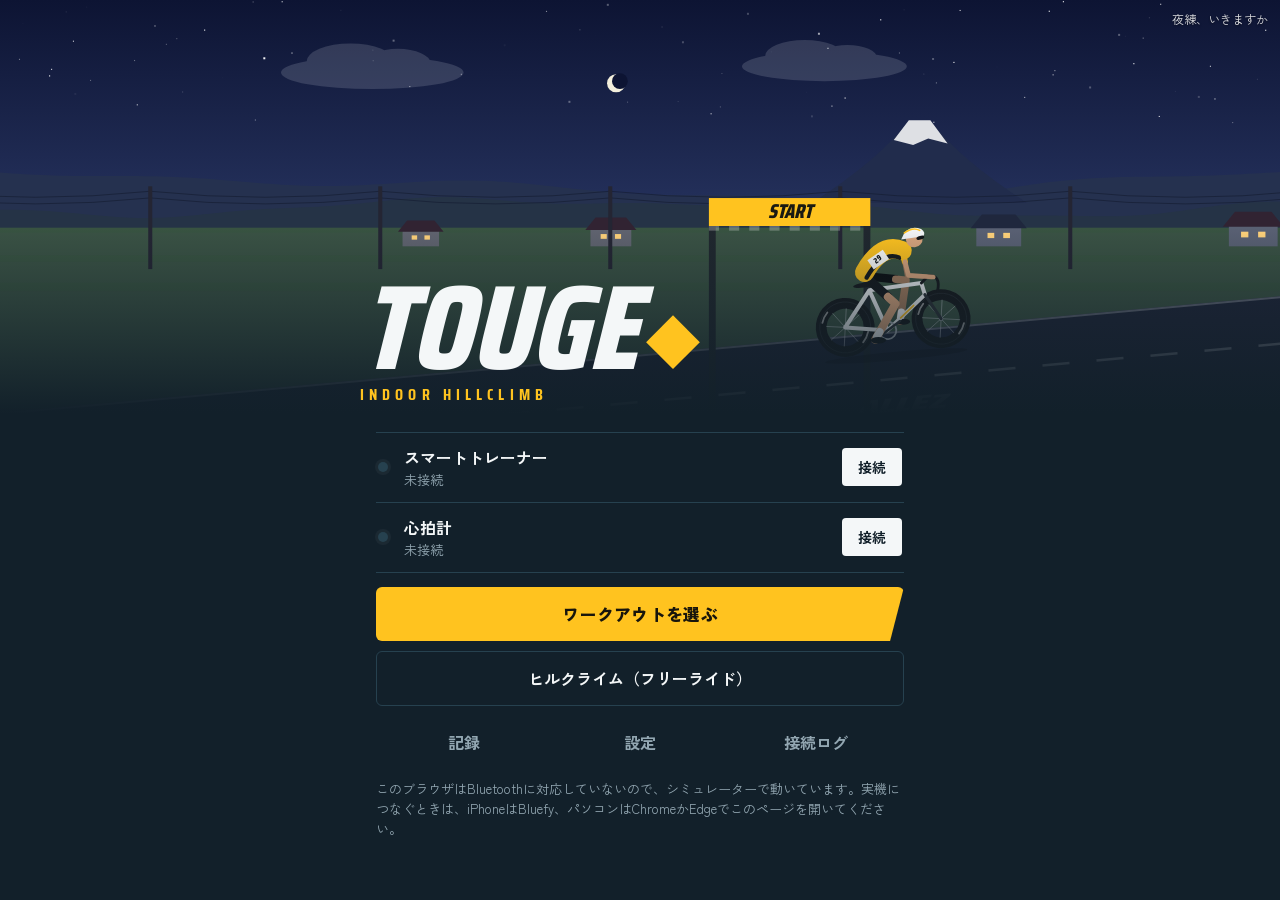
<file: index.html>
<!DOCTYPE html>
<html lang="ja">
<head>
<meta charset="utf-8">
<meta name="viewport" content="width=device-width, initial-scale=1, viewport-fit=cover">
<meta name="theme-color" content="#12202A">
<meta name="apple-mobile-web-app-capable" content="yes">
<title>TOUGE</title>
<link rel="preconnect" href="https://fonts.googleapis.com">
<link rel="preconnect" href="https://fonts.gstatic.com" crossorigin>
<link href="https://fonts.googleapis.com/css2?family=Saira+Condensed:wght@500;700;800&family=Zen+Kaku+Gothic+New:wght@500;700;900&display=swap" rel="stylesheet">
<style>:root {
  --ink: #12202A;
  --ink-2: #1A2D39;
  --ink-3: #26414F;
  --fog: #93A7B2;
  --white: #F4F7F8;
  --paper: #F1F3EF;
  --sign: #FFC31F;
  --sign-ink: #17150C;
  --teal: #2FB3A6;
  --hr: #FF5C61;
  --num: "Saira Condensed", "Arial Narrow", system-ui, sans-serif;
  --jp: "Zen Kaku Gothic New", "Hiragino Sans", "Yu Gothic UI", "Meiryo", system-ui, sans-serif;
  --sa-top: env(safe-area-inset-top, 0px);
  --sa-bot: env(safe-area-inset-bottom, 0px);
}
* { box-sizing: border-box; -webkit-tap-highlight-color: transparent; }
html, body { margin: 0; height: 100%; background: var(--ink); }
body { font-family: var(--jp); color: var(--white); font-size: 16px; line-height: 1.55; -webkit-text-size-adjust: 100%; overscroll-behavior: none; }
button, input, textarea { font: inherit; color: inherit; }
button { cursor: pointer; }
:focus-visible { outline: 3px solid var(--sign); outline-offset: 2px; }
[hidden] { display: none !important; }
.num { font-family: var(--num); font-style: italic; }

#app { position: fixed; inset: 0; overflow: hidden; }
.view { position: absolute; inset: 0; display: flex; flex-direction: column; background: var(--ink); }
.scroll { flex: 1; overflow-y: auto; -webkit-overflow-scrolling: touch; padding-bottom: calc(28px + var(--sa-bot)); }
.col { width: 100%; max-width: 560px; margin: 0 auto; padding: 0 16px; }
.col.wide { max-width: 760px; }
.pad-y { padding-top: 16px; }

/* ---------- home hero ---------- */
.hero { position: relative; height: clamp(240px, 46vh, 460px); }
.hero canvas { width: 100%; height: 100%; display: block; }
.hero::after { content: ""; position: absolute; inset: auto 0 0 0; height: 45%; background: linear-gradient(to bottom, rgba(18,32,42,0), var(--ink)); pointer-events: none; }
.brand { position: absolute; left: max(16px, calc(50% - 280px)); bottom: 6px; z-index: 1; }
.logo { margin: 0; font-family: var(--num); font-style: italic; font-weight: 800; font-size: clamp(64px, 12vw, 120px); line-height: .82; letter-spacing: -0.01em; color: var(--white); }
.logo::after { content: ""; display: inline-block; width: .32em; height: .32em; margin-left: .08em; background: var(--sign); transform: rotate(45deg) translateY(-.08em); }
.tag { margin: 6px 0 0; font-family: var(--num); font-weight: 700; font-size: 16px; letter-spacing: .32em; color: var(--sign); }
.hero-note { position: absolute; right: 12px; top: calc(10px + var(--sa-top)); font-size: 12px; color: rgba(255,255,255,.85); text-shadow: 0 1px 2px rgba(0,0,0,.5); }

/* ---------- devices ---------- */
.devices { margin: 18px 0 14px; border-top: 1px solid var(--ink-3); }
.dev { display: grid; grid-template-columns: 14px 1fr auto; align-items: center; gap: 12px; padding: 12px 2px; border-bottom: 1px solid var(--ink-3); }
.dot { width: 10px; height: 10px; border-radius: 50%; background: var(--ink-3); box-shadow: 0 0 0 3px rgba(255,255,255,.04); }
.dev.on .dot { background: var(--teal); box-shadow: 0 0 0 4px rgba(47,179,166,.2); }
.dev.wait .dot { background: var(--sign); animation: blink 1s infinite; }
@keyframes blink { 50% { opacity: .3; } }
.dev-name { font-weight: 700; }
.dev-status { font-size: 13px; color: var(--fog); }
.dev.on .dev-status { color: var(--teal); }

.live-strip { display: grid; grid-template-columns: repeat(3, 1fr); margin: -4px 0 16px; }
.live-strip div { display: flex; align-items: baseline; gap: 4px; }
.live-strip b { font-family: var(--num); font-style: italic; font-weight: 800; font-size: 34px; font-variant-numeric: tabular-nums; }
.live-strip small { color: var(--fog); }

/* ---------- buttons ---------- */
.btn { border: 0; border-radius: 6px; padding: 14px 18px; font-weight: 700; font-size: 16px; min-height: 50px; }
.btn.block { display: block; width: 100%; margin-bottom: 10px; }
.btn.primary { background: var(--sign); color: var(--sign-ink); font-weight: 900; font-size: 17px; letter-spacing: .02em; clip-path: polygon(0 0, 100% 0, calc(100% - 14px) 100%, 0 100%); }
.btn.primary:hover { filter: brightness(1.06); }
.btn.outline { background: transparent; color: var(--white); border: 1.5px solid var(--ink-3); }
.btn.outline:hover { border-color: var(--fog); }
.btn.ghost { background: transparent; color: var(--white); }
.btn.danger { color: var(--hr); }
.btn.small { min-height: 38px; padding: 8px 16px; font-size: 14px; background: var(--white); color: var(--ink); border-radius: 4px; }
.btn.small.off { background: transparent; color: var(--white); border: 1.5px solid var(--ink-3); }
.row-btns { display: flex; flex-wrap: wrap; gap: 10px; margin-top: 4px; }
.row-btns .btn { flex: 1 1 auto; }
.file-btn { position: relative; display: inline-flex; align-items: center; justify-content: center; overflow: hidden; }
.file-btn input { position: absolute; inset: 0; opacity: 0; cursor: pointer; }
.sublinks { display: flex; margin-top: 10px; }
.sublinks button { flex: 1; background: none; border: 0; padding: 14px 0; color: var(--fog); font-weight: 700; }
.sublinks button:hover { color: var(--white); }
.note { font-size: 13px; color: var(--fog); margin: 10px 0; }
.chip { border: 1.5px solid var(--ink-3); background: transparent; color: var(--white); border-radius: 999px; padding: 6px 14px; font-size: 14px; font-weight: 700; }

/* ---------- top bar ---------- */
.bar { display: grid; grid-template-columns: 56px 1fr 72px; align-items: center; background: var(--ink); border-bottom: 1px solid var(--ink-3); padding-top: var(--sa-top); min-height: calc(54px + var(--sa-top)); }
.bar h1 { margin: 0; font-weight: 900; font-size: 17px; text-align: center; white-space: nowrap; overflow: hidden; text-overflow: ellipsis; }
.bar .back { background: none; border: 0; color: var(--white); font-size: 34px; line-height: 1; height: 54px; }
.bar-act { background: none; border: 0; color: var(--sign); font-weight: 900; height: 54px; }
.h2 { font-weight: 900; font-size: 16px; margin: 28px 0 4px; }

/* ---------- lists ---------- */
.menu { list-style: none; margin: 0; padding: 0; }
.menu li { border-bottom: 1px solid var(--ink-3); }
.menu button.item { display: block; width: 100%; text-align: left; background: none; border: 0; padding: 16px 2px 14px; }
.menu button.item:hover .item-name { color: var(--sign); }
.item-name { font-weight: 900; font-size: 18px; line-height: 1.35; }
.item-meta { font-size: 13px; color: var(--fog); margin-top: 2px; display: flex; gap: 14px; flex-wrap: wrap; font-variant-numeric: tabular-nums; }
.item-meta .food-meta { color: var(--sign); }
.mini { display: flex; align-items: flex-end; height: 26px; gap: 1px; margin-top: 10px; }
.mini i { display: block; }
.menu .section-head { padding: 22px 2px 6px; font-size: 13px; color: var(--fog); font-weight: 700; border-bottom: 1px solid var(--ink-3); }
.empty { padding: 28px 2px; color: var(--fog); }

/* ---------- workout detail / editor ---------- */
.desc { margin: 0 0 14px; color: #D3DDE2; }
canvas.profile { width: 100%; height: 160px; display: block; background: var(--ink-2); border-radius: 4px; }
.facts { display: grid; grid-template-columns: repeat(3, 1fr); margin: 14px 0; }
.facts div { padding: 4px 0; }
.facts dt { font-size: 12px; color: var(--fog); }
.facts dd { margin: 0; font-family: var(--num); font-style: italic; font-weight: 800; font-size: 28px; line-height: 1.1; }
.steps { margin: 0 0 18px; padding: 0; list-style: none; border-top: 1px solid var(--ink-3); }
.steps li { display: grid; grid-template-columns: 4px 1fr auto; gap: 12px; align-items: center; padding: 9px 2px 9px 0; font-size: 14px; border-bottom: 1px solid var(--ink-3); }
.steps li i { align-self: stretch; border-radius: 2px; }
.steps li span:last-child { color: var(--fog); font-variant-numeric: tabular-nums; }

.field { display: grid; grid-template-columns: 1fr auto auto; align-items: center; gap: 8px; padding: 10px 2px; border-bottom: 1px solid var(--ink-3); }
.field > span { font-weight: 700; font-size: 15px; }
.field input, .field textarea { border: 1px solid var(--ink-3); background: var(--ink-2); border-radius: 4px; padding: 8px 10px; font-size: 16px; width: 120px; text-align: right; }
.field input[type=text], .field textarea { width: 100%; text-align: left; grid-column: 1 / -1; }
.field i { font-style: normal; color: var(--fog); font-size: 14px; width: 30px; }
.switch { display: flex; justify-content: space-between; align-items: center; gap: 12px; padding: 13px 2px; border-bottom: 1px solid var(--ink-3); font-weight: 700; font-size: 15px; }
.switch input { width: 22px; height: 22px; accent-color: var(--sign); }
.ed-sum { font-size: 14px; color: var(--fog); margin: 8px 0; }
.blocks { list-style: none; margin: 0 0 10px; padding: 0; }
.blk { background: var(--ink-2); border-left: 4px solid var(--fog); padding: 10px 10px 12px 12px; margin-bottom: 8px; border-radius: 0 4px 4px 0; }
.blk-head { display: flex; align-items: center; gap: 6px; margin-bottom: 6px; }
.blk-head b { flex: 1; font-size: 15px; }
.blk-head button { width: 34px; height: 34px; border: 1px solid var(--ink-3); background: transparent; border-radius: 4px; font-size: 15px; }
.blk-row { display: flex; flex-wrap: wrap; gap: 6px 12px; align-items: center; font-size: 14px; }
.blk-row label { display: inline-flex; align-items: center; gap: 4px; }
.blk-row input { width: 60px; border: 1px solid var(--ink-3); border-radius: 4px; padding: 6px; text-align: right; font-size: 16px; background: var(--ink); }
.add-row { display: flex; flex-wrap: wrap; gap: 8px; margin: 4px 0 16px; }

/* ---------- ride: phone portrait ---------- */
.ride { display: grid; grid-template-rows: 46% 1fr; }
.stage { position: relative; overflow: hidden; }
.stage canvas#ride-scene { width: 100%; height: 100%; display: block; }
.course-card { position: absolute; left: 10px; top: calc(10px + var(--sa-top)); width: min(46vw, 300px); background: rgba(18,32,42,.78); backdrop-filter: blur(6px); -webkit-backdrop-filter: blur(6px); border-radius: 6px; padding: 7px 10px 6px; }
.cc-top, .cc-bot { display: flex; justify-content: space-between; align-items: baseline; gap: 8px; }
.cc-stage { font-weight: 900; font-size: 13px; }
.cc-top b { font-family: var(--num); font-style: italic; font-weight: 700; font-size: 14px; color: var(--sign); white-space: nowrap; }
.cc-bot { font-size: 11px; color: var(--fog); font-variant-numeric: tabular-nums; }
#r-course { width: 100%; height: 34px; display: block; margin: 3px 0 2px; }
.clock-box { position: absolute; right: 10px; top: calc(8px + var(--sa-top)); text-align: right; }
.clock { font-family: var(--num); font-style: italic; font-weight: 800; font-size: 34px; line-height: 1; text-shadow: 0 2px 8px rgba(0,0,0,.35); font-variant-numeric: tabular-nums; }
.fs-btn { display: none; margin-top: 6px; background: rgba(18,32,42,.7); border: 1px solid rgba(255,255,255,.25); border-radius: 4px; color: var(--white); font-size: 12px; padding: 4px 10px; }
.start-hint, .pause-badge { position: absolute; left: 50%; top: 52%; transform: translate(-50%, -50%); background: rgba(18,32,42,.86); padding: 10px 20px; border-radius: 6px; font-weight: 900; white-space: nowrap; border-left: 4px solid var(--sign); }
.pause-badge { border-left-color: var(--hr); }

.hud { display: grid; grid-template-columns: repeat(4, 1fr); grid-auto-rows: min-content; align-content: start; gap: 0; background: var(--ink); overflow-y: auto; padding-bottom: var(--sa-bot); }
.m { padding: 6px 10px 8px; display: flex; flex-wrap: wrap; align-items: baseline; column-gap: 3px; min-width: 0; border-bottom: 1px solid var(--ink-3); }
.m + .m:not(.power) { border-left: 1px solid var(--ink-3); }
.m.power + .m { border-left: 0; }
.m label { width: 100%; font-size: 11px; color: var(--fog); font-weight: 700; }
.m b { font-family: var(--num); font-style: italic; font-weight: 800; font-size: 30px; line-height: 1.05; font-variant-numeric: tabular-nums; }
.m small { font-size: 11px; color: var(--fog); }
.m-hr b { color: var(--hr); }
.m.power { grid-column: 1 / -1; display: grid; grid-template-columns: auto auto 1fr; align-items: end; padding: 8px 14px 10px; position: relative; }
.m.power::before { content: ""; position: absolute; left: 0; top: 10px; bottom: 10px; width: 5px; background: var(--zc, var(--fog)); }
.m.power label { grid-column: 1 / -1; }
.m.power b { font-size: 76px; line-height: .9; }
.m.power small { font-size: 18px; margin-left: 4px; }
.m.power em { font-style: normal; justify-self: end; text-align: right; font-size: 12px; line-height: 1.3; color: var(--fog); font-weight: 700; }
.m.power em b { font-size: 34px; display: block; color: var(--sign); }
.stepinfo { grid-column: 1 / -1; padding: 8px 12px; font-size: 13px; display: flex; justify-content: space-between; gap: 8px; color: #D3DDE2; }
.stepinfo b { font-family: var(--num); font-style: italic; font-weight: 800; font-size: 22px; color: var(--white); font-variant-numeric: tabular-nums; }
canvas.strip { grid-column: 1 / -1; width: 100%; height: 54px; display: block; }
.food { grid-column: 1 / -1; padding: 9px 12px 10px; border-top: 1px solid var(--ink-3); border-bottom: 1px solid var(--ink-3); }
.food-now { display: flex; align-items: center; gap: 10px; }
.food-e { font-size: 30px; line-height: 1; font-family: system-ui, "Apple Color Emoji", "Segoe UI Emoji", sans-serif; }
.food-now b { display: block; font-size: 16px; font-weight: 900; }
.food-now span { font-size: 12px; color: var(--fog); font-variant-numeric: tabular-nums; }
.food-bar { height: 4px; background: var(--ink-3); border-radius: 2px; overflow: hidden; margin-top: 8px; }
.food-bar i { display: block; height: 100%; width: 0; background: var(--sign); transition: width .9s; }
.controls { grid-column: 1 / -1; display: grid; gap: 8px; padding: 10px 12px; }
.crow { display: flex; gap: 8px; }
.crow > * { flex: 1 1 0; min-width: 0; }
.controls button { min-height: 48px; border-radius: 6px; border: 1.5px solid var(--ink-3); background: var(--ink-2); color: var(--white); font-weight: 700; font-size: 15px; white-space: nowrap; padding: 0 4px; }
.controls button:hover { border-color: var(--fog); }
.controls button.on { background: var(--sign); color: var(--sign-ink); border-color: var(--sign); }
.controls button.end { background: var(--hr); border-color: var(--hr); color: #fff; }
.controls .val { display: flex; flex-direction: column; align-items: center; justify-content: center; font-family: var(--num); font-style: italic; font-weight: 800; font-size: 22px; line-height: 1.05; }
.controls .val small { font-family: var(--jp); font-style: normal; font-size: 11px; color: var(--fog); font-weight: 700; }
.keys { display: none; font-size: 11px; color: var(--fog); text-align: right; }
.simbar { grid-column: 1 / -1; display: flex; gap: 8px; align-items: center; padding: 8px 12px; font-size: 13px; background: #2A2340; }
.simbar button { border: 1px solid rgba(255,255,255,.4); background: transparent; color: #fff; border-radius: 4px; padding: 6px 10px; }

/* ---------- ride: phone landscape ---------- */
@media (orientation: landscape) and (max-height: 520px) {
  .ride { grid-template-rows: 1fr; grid-template-columns: 1fr minmax(340px, 42%); }
  .course-card { top: 8px; }
  .clock-box { top: 6px; }
  .m { padding: 3px 8px 5px; }
  .m label { font-size: 10px; }
  .m b { font-size: 22px; }
  .m.power b { font-size: 48px; }
  .m.power em b { font-size: 22px; }
  .stepinfo { padding: 4px 10px; font-size: 12px; }
  .stepinfo b { font-size: 17px; }
  canvas.strip { height: 34px; }
  .food { padding: 5px 10px 6px; }
  .food-e { font-size: 22px; }
  .food-now b { font-size: 14px; }
  .controls { padding: 6px 8px; gap: 6px; }
  .crow { gap: 6px; }
  .controls button { min-height: 38px; font-size: 13px; }
  .controls .val { font-size: 17px; }
}

/* ---------- ride: monitor (PC) — broadcast-style overlay ---------- */
@media (min-width: 1000px) and (min-height: 560px) {
  .ride { display: block; }
  .stage { position: absolute; inset: 0; }
  .course-card { left: 28px; top: 24px; width: 360px; padding: 12px 16px 10px; }
  .cc-stage { font-size: 18px; }
  .cc-top b { font-size: 22px; }
  .cc-bot { font-size: 13px; }
  #r-course { height: 52px; }
  .clock-box { right: 28px; top: 20px; }
  .clock { font-size: 64px; }
  .fs-btn { display: inline-block; }
  .start-hint, .pause-badge { font-size: 22px; padding: 14px 28px; }
  .hud {
    position: absolute; left: 28px; right: 28px; bottom: 24px; overflow: visible;
    background: rgba(18,32,42,.84); backdrop-filter: blur(10px); -webkit-backdrop-filter: blur(10px); border-radius: 10px;
    grid-template-columns: minmax(300px, 1.5fr) repeat(4, minmax(100px, .7fr)) minmax(300px, 1.4fr);
    grid-template-areas: "power hr cad spd dist food" "step step step step step ctrl" "strip strip strip strip strip ctrl";
  }
  .m { border-bottom: 0; padding: 12px 16px; align-content: center; }
  .m.power { grid-area: power; border-right: 1px solid var(--ink-3); }
  .m-hr { grid-area: hr; } .m-cad { grid-area: cad; } .m-spd { grid-area: spd; } .m-dist { grid-area: dist; }
  .m + .m:not(.power) { border-left: 1px solid var(--ink-3); }
  .m.power + .m { border-left: 0; }
  .m label { font-size: 13px; }
  .m b { font-size: 46px; }
  .m small { font-size: 14px; }
  .m.power b { font-size: 108px; }
  .m.power small { font-size: 24px; }
  .m.power em { font-size: 14px; }
  .m.power em b { font-size: 46px; }
  .food { grid-area: food; border: 0; border-left: 1px solid var(--ink-3); padding: 14px 18px; display: flex; flex-direction: column; justify-content: center; }
  .food-e { font-size: 44px; }
  .food-now b { font-size: 20px; }
  .food-now span { font-size: 14px; }
  .stepinfo { grid-area: step; border-top: 1px solid var(--ink-3); font-size: 16px; padding: 8px 16px 2px; }
  .stepinfo b { font-size: 30px; }
  canvas.strip { grid-area: strip; height: 64px; padding: 0 16px 12px; }
  .controls { grid-area: ctrl; border-top: 1px solid var(--ink-3); border-left: 1px solid var(--ink-3); padding: 10px 14px; align-content: center; }
  .controls button { min-height: 44px; }
  .keys { display: block; }
  .simbar { position: absolute; left: 0; bottom: calc(100% + 8px); border-radius: 6px; }
}

/* ---------- finisher card ---------- */
.finisher { background: var(--paper); color: #16212A; border-radius: 4px; padding: 22px 20px 20px; position: relative; overflow: hidden; }
.finisher::before { content: ""; position: absolute; right: -60px; top: -60px; width: 180px; height: 180px; background: var(--sign); transform: rotate(45deg); }
.fn-top { position: relative; display: flex; justify-content: space-between; align-items: flex-start; gap: 12px; }
.fn-top > div:first-child { min-width: 0; }
.fn-kicker { font-family: var(--num); font-weight: 700; letter-spacing: .22em; font-size: 12px; color: #5B6B75; }
.fn-title { margin: 2px 0 0; font-family: var(--num); font-style: italic; font-weight: 800; font-size: clamp(38px, 11vw, 54px); line-height: .9; }
.fn-bib { position: relative; z-index: 1; flex-shrink: 0; background: #fff; border: 2px solid #16212A; padding: 4px 10px 2px; text-align: center; transform: rotate(4deg); margin-top: 6px; }
.fn-bib small { display: block; font-size: 10px; font-weight: 700; letter-spacing: .1em; }
.fn-bib b { font-family: var(--num); font-weight: 800; font-size: clamp(26px, 7vw, 36px); line-height: 1; }
.fn-name { position: relative; margin: 14px 0 2px; font-weight: 900; font-size: 18px; }
.fn-date { font-size: 13px; color: #5B6B75; }
.fn-time { display: flex; align-items: baseline; gap: 10px; margin: 16px 0 4px; }
.fn-time b { font-family: var(--num); font-style: italic; font-weight: 800; font-size: 64px; line-height: .9; font-variant-numeric: tabular-nums; }
.fn-time span { font-size: 13px; color: #5B6B75; font-weight: 700; }
.fn-reach { font-size: 14px; font-weight: 700; margin-bottom: 14px; }
.fn-reach em { font-style: normal; background: #16212A; color: var(--sign); padding: 1px 8px; border-radius: 2px; margin-right: 6px; }
.fn-grid { display: grid; grid-template-columns: repeat(3, 1fr); border-top: 2px solid #16212A; }
.fn-grid div { padding: 8px 0 8px; border-bottom: 1px solid #CDD3D0; }
.fn-grid dt { font-size: 11px; color: #5B6B75; font-weight: 700; }
.fn-grid dd { margin: 0; font-family: var(--num); font-style: italic; font-weight: 800; font-size: 26px; line-height: 1.1; font-variant-numeric: tabular-nums; }
.fn-grid dd small { font-size: 13px; font-weight: 700; margin-left: 2px; }
.fn-food { margin-top: 16px; padding: 14px; background: #16212A; color: var(--white); border-radius: 4px; }
.fn-food h3 { margin: 0; font-size: 13px; color: var(--fog); font-weight: 700; }
.fn-food .kc { font-family: var(--num); font-style: italic; font-weight: 800; font-size: 40px; line-height: 1.05; color: var(--sign); }
.fn-food .kc small { font-family: var(--jp); font-style: normal; font-size: 14px; color: var(--white); margin-left: 4px; }
.fn-food ul { list-style: none; margin: 8px 0 0; padding: 0; }
.fn-food li { display: grid; grid-template-columns: 34px 1fr auto; align-items: center; padding: 5px 0; border-top: 1px solid var(--ink-3); font-weight: 700; }
.fn-food li span:first-child { font-size: 24px; font-family: system-ui, "Apple Color Emoji", "Segoe UI Emoji", sans-serif; }
.fn-food li span:last-child { color: var(--fog); font-size: 13px; font-variant-numeric: tabular-nums; }
.fn-chart { width: 100%; height: 150px; display: block; margin-top: 14px; background: #fff; border: 1px solid #CDD3D0; border-radius: 2px; }
.fn-ftp { margin-top: 14px; padding: 12px; background: #FFF3C4; border-left: 4px solid var(--sign); }
.fn-ftp b { font-family: var(--num); font-style: italic; font-size: 30px; }
.fn-ftp .btn.outline { color: #16212A; border-color: #16212A; }
.sum-actions { margin-top: 16px; }

/* ---------- toast / modal ---------- */
.toast { position: fixed; left: 50%; top: calc(12px + var(--sa-top)); transform: translate(-50%, -160%); background: var(--white); color: var(--ink); padding: 10px 18px; border-radius: 4px; font-weight: 900; font-size: 14px; z-index: 50; transition: transform .25s; max-width: 92vw; text-align: center; border-left: 4px solid var(--sign); }
.toast.show { transform: translate(-50%, 0); }
.modal { position: fixed; inset: 0; background: rgba(6,12,18,.6); display: grid; place-items: center; z-index: 60; padding: 20px; }
.modal-box { background: var(--ink-2); color: var(--white); width: 100%; max-width: 440px; border-radius: 8px; padding: 20px 18px 14px; border-top: 4px solid var(--sign); max-height: 86vh; overflow-y: auto; }
.modal-box h3 { margin: 0 0 8px; font-weight: 900; font-size: 18px; }
.modal-box ol { padding-left: 1.3em; margin: 8px 0; }
.modal-box li { margin-bottom: 6px; }
.modal-box a { color: var(--sign); font-weight: 700; }
.modal-btns { display: flex; flex-direction: column; gap: 8px; margin-top: 14px; }
.modal-btns .btn { width: 100%; }
pre#log-pre { background: #0B151C; color: #CFE3EC; padding: 12px; font-size: 12px; white-space: pre-wrap; word-break: break-all; min-height: 200px; border-radius: 4px; }
@media (prefers-reduced-motion: reduce) { .dev.wait .dot { animation: none; } .toast { transition: none; } }
</style>
</head>
<body>
<div id="app">

  <!-- ホーム -->
  <section class="view" id="v-home">
    <div class="scroll">
      <header class="hero">
        <canvas id="home-scene"></canvas>
        <div class="brand">
          <h1 class="logo">TOUGE</h1>
          <p class="tag">INDOOR HILLCLIMB</p>
        </div>
        <div class="hero-note" id="home-note"></div>
      </header>
      <div class="col">
        <div class="devices">
          <div class="dev" id="dev-trainer">
            <span class="dot" aria-hidden="true"></span>
            <div class="dev-body"><div class="dev-name">スマートトレーナー</div><div class="dev-status" data-status>未接続</div></div>
            <button class="btn small" data-act="connect-trainer">接続</button>
          </div>
          <div class="dev" id="dev-hr">
            <span class="dot" aria-hidden="true"></span>
            <div class="dev-body"><div class="dev-name">心拍計</div><div class="dev-status" data-status>未接続</div></div>
            <button class="btn small" data-act="connect-hr">接続</button>
          </div>
        </div>
        <div class="live-strip" id="home-live" hidden>
          <div><b data-live="power">0</b><small>W</small></div>
          <div><b data-live="cadence">0</b><small>rpm</small></div>
          <div><b data-live="hr">--</b><small>bpm</small></div>
        </div>
        <button class="btn primary block" data-go="workouts">ワークアウトを選ぶ</button>
        <button class="btn outline block" data-act="free-ride">ヒルクライム（フリーライド）</button>
        <nav class="sublinks">
          <button data-go="history">記録</button>
          <button data-go="settings">設定</button>
          <button data-go="log">接続ログ</button>
        </nav>
        <p class="note" id="bt-note"></p>
      </div>
    </div>
  </section>

  <!-- ワークアウト一覧 -->
  <section class="view" id="v-workouts" hidden>
    <header class="bar"><button class="back" data-back aria-label="戻る">‹</button><h1>ワークアウト</h1><span></span></header>
    <div class="scroll"><div class="col wide">
      <ul class="menu" id="wk-list"></ul>
      <div class="row-btns pad-y">
        <button class="btn outline" data-act="new-workout">新しく作る</button>
        <label class="btn outline file-btn">ZWOを読み込む<input type="file" accept=".zwo,.xml,text/xml,application/xml" id="zwo-input"></label>
      </div>
    </div></div>
  </section>

  <!-- ワークアウト詳細 -->
  <section class="view" id="v-wdetail" hidden>
    <header class="bar"><button class="back" data-back aria-label="戻る">‹</button><h1 id="wd-title"></h1><span></span></header>
    <div class="scroll"><div class="col wide pad-y">
      <p class="desc" id="wd-desc"></p>
      <canvas class="profile" id="wd-profile"></canvas>
      <dl class="facts" id="wd-facts"></dl>
      <ol class="steps" id="wd-steps"></ol>
      <button class="btn primary block" data-act="ride-workout">このワークアウトで走る</button>
      <div class="row-btns">
        <button class="btn outline" data-act="edit-workout" id="wd-edit">編集</button>
        <button class="btn outline" data-act="copy-workout">複製して編集</button>
        <button class="btn ghost danger" data-act="delete-workout" id="wd-del">削除</button>
      </div>
    </div></div>
  </section>

  <!-- エディタ -->
  <section class="view" id="v-editor" hidden>
    <header class="bar"><button class="back" data-back aria-label="戻る">‹</button><h1>ワークアウトを編集</h1><button class="bar-act" data-act="save-workout">保存</button></header>
    <div class="scroll"><div class="col wide pad-y">
      <label class="field"><span>名前</span><input type="text" id="ed-name" maxlength="40"></label>
      <canvas class="profile" id="ed-profile"></canvas>
      <p class="ed-sum" id="ed-sum"></p>
      <ul class="blocks" id="ed-blocks"></ul>
      <div class="add-row">
        <button class="chip" data-add="steady">＋一定</button>
        <button class="chip" data-add="ramp">＋ランプ</button>
        <button class="chip" data-add="intervals">＋インターバル</button>
        <button class="chip" data-add="free">＋自由走</button>
      </div>
      <label class="field"><span>メモ</span><textarea id="ed-desc" rows="2" maxlength="300"></textarea></label>
    </div></div>
  </section>

  <!-- 走行 -->
  <section class="view ride" id="v-ride" hidden>
    <div class="stage">
      <canvas id="ride-scene"></canvas>
      <div class="course-card">
        <div class="cc-top"><span class="cc-stage" id="r-stage">麓の町</span><b id="r-remain"></b></div>
        <canvas id="r-course"></canvas>
        <div class="cc-bot"><span id="r-elev">標高 +0 m</span><span id="r-grade">勾配 0.0%</span></div>
      </div>
      <div class="clock-box"><div class="clock" id="r-clock">0:00</div><button class="fs-btn" data-ract="fullscreen" title="全画面（F）">全画面</button></div>
      <div class="start-hint" id="r-start">ペダルを回すとスタート</div>
      <div class="pause-badge" id="r-paused" hidden>一時停止中</div>
    </div>
    <div class="hud">
      <div class="m power" id="m-power"><label>パワー</label><b data-r="power">0</b><small>W</small><em id="r-target"></em></div>
      <div class="m m-hr"><label>心拍</label><b data-r="hr">--</b><small>bpm</small></div>
      <div class="m m-cad"><label>ケイデンス</label><b data-r="cadence">0</b><small>rpm</small></div>
      <div class="m m-spd"><label>速度</label><b data-r="speed">0.0</b><small>km/h</small></div>
      <div class="m m-dist"><label>距離</label><b data-r="dist">0.00</b><small>km</small></div>
      <div class="stepinfo" id="r-step"></div>
      <canvas class="strip" id="r-strip"></canvas>
      <div class="food" id="r-food">
        <div class="food-now"><span class="food-e" id="r-food-e">🔥</span><div><b id="r-food-t">まだこれから</b><span id="r-kcal">0 kcal</span></div></div>
        <div class="food-bar"><i id="r-foodbar"></i></div>
      </div>
      <div class="controls" id="r-controls"></div>
      <div class="simbar" id="r-sim" hidden></div>
    </div>
  </section>

  <!-- 完走証 -->
  <section class="view" id="v-summary" hidden>
    <header class="bar"><button class="back" data-back aria-label="戻る">‹</button><h1>リザルト</h1><span></span></header>
    <div class="scroll"><div class="col pad-y" id="sum-body"></div></div>
  </section>

  <!-- 記録 -->
  <section class="view" id="v-history" hidden>
    <header class="bar"><button class="back" data-back aria-label="戻る">‹</button><h1>記録</h1><span></span></header>
    <div class="scroll"><div class="col wide"><ul class="menu" id="hist-list"></ul></div></div>
  </section>

  <!-- 設定 -->
  <section class="view" id="v-settings" hidden>
    <header class="bar"><button class="back" data-back aria-label="戻る">‹</button><h1>設定</h1><span></span></header>
    <div class="scroll"><div class="col pad-y">
      <div class="form">
        <label class="field"><span>FTP</span><input type="number" inputmode="numeric" id="s-ftp" min="50" max="600"><i>W</i></label>
        <label class="field"><span>体重</span><input type="number" inputmode="decimal" id="s-weight" min="20" max="200" step="0.1"><i>kg</i></label>
        <label class="field"><span>自転車の重さ</span><input type="number" inputmode="decimal" id="s-bike" min="3" max="30" step="0.1"><i>kg</i></label>
        <label class="field"><span>最大心拍</span><input type="number" inputmode="numeric" id="s-maxhr" min="100" max="230"><i>bpm</i></label>
        <label class="field"><span>ゼッケン番号</span><input type="number" inputmode="numeric" id="s-bib" min="1" max="9999"><i></i></label>
        <label class="switch"><span>止まったら自動で一時停止</span><input type="checkbox" id="s-autopause"></label>
        <label class="switch"><span>ステップの切り替わりで音を鳴らす</span><input type="checkbox" id="s-sound"></label>
        <label class="switch"><span>走行中は画面を消さない</span><input type="checkbox" id="s-wake"></label>
        <label class="switch"><span>シミュレーターで試す（機材なし）</span><input type="checkbox" id="s-sim"></label>
      </div>
      <p class="note">消費カロリーは仕事量（kJ）から出した目安です。食べ物の換算は一般的なカロリーの目安で計算しています。</p>
      <h2 class="h2">パソコンで使うとき</h2>
      <p class="note">WindowsではChromeかEdgeでこのページを開けば、Bluetoothでトレーナーと心拍計につながります。キー操作：スペース＝一時停止、←→＝強度・勾配の調整、S＝ステップをスキップ、E＝ERGのオン/オフ、M＝フリーライドのモード切替、F＝全画面。</p>
      <h2 class="h2">記録のバックアップ</h2>
      <p class="note">記録はこのブラウザの中だけに保存されます。iPhoneとパソコンで記録を移したいときや、念のための保存に使ってください。</p>
      <div class="row-btns">
        <button class="btn outline" data-act="backup">すべて書き出す</button>
        <label class="btn outline file-btn">読み込む<input type="file" accept=".json,application/json" id="restore-input"></label>
      </div>
    </div></div>
  </section>

  <!-- ログ -->
  <section class="view" id="v-log" hidden>
    <header class="bar"><button class="back" data-back aria-label="戻る">‹</button><h1>接続ログ</h1><button class="bar-act" data-act="copy-log">コピー</button></header>
    <div class="scroll"><div class="col pad-y"><p class="note">うまくつながらないときは、このログをコピーして送ってください。</p><pre id="log-pre"></pre></div></div>
  </section>

  <div class="toast" id="toast" role="status" aria-live="polite"></div>
  <div class="modal" id="modal" hidden><div class="modal-box" role="dialog" aria-modal="true"><h3 id="modal-title"></h3><div id="modal-body"></div><div class="modal-btns" id="modal-btns"></div></div></div>
  <video id="nosleep" playsinline muted loop hidden></video>
</div>
<script>/* ============================================================
   BLE layer: FTMS smart trainer (Saris H3), Cycling Power fallback,
   Heart Rate (Wahoo TICKR FIT etc.), auto-reconnect, simulators
   ============================================================ */
const BLE = (() => {
  const u = (n) => `0000${n.toString(16).padStart(4, '0')}-0000-1000-8000-00805f9b34fb`;
  const S = { FTMS: u(0x1826), CPS: u(0x1818), HR: u(0x180d), DIS: u(0x180a) };
  const C = {
    IBD: u(0x2ad2), CP: u(0x2ad9), STATUS: u(0x2ada), FEATURE: u(0x2acc),
    PRANGE: u(0x2ad8), CPM: u(0x2a63), HRM: u(0x2a37),
  };

  /* ---------- log (shown in the app's 接続ログ screen) ---------- */
  const logBuf = [];
  const logListeners = new Set();
  function log(...a) {
    const t = new Date();
    const ts = `${String(t.getHours()).padStart(2, '0')}:${String(t.getMinutes()).padStart(2, '0')}:${String(t.getSeconds()).padStart(2, '0')}`;
    const line = `${ts} ${a.join(' ')}`;
    logBuf.push(line);
    if (logBuf.length > 800) logBuf.shift();
    logListeners.forEach((f) => { try { f(line); } catch (e) { /* ignore */ } });
  }
  const hex = (dv) => Array.from(new Uint8Array(dv.buffer, dv.byteOffset, dv.byteLength))
    .map((b) => b.toString(16).padStart(2, '0')).join(' ');
  const sleep = (ms) => new Promise((r) => setTimeout(r, ms));

  class Emitter {
    constructor() { this._h = {}; }
    on(e, f) { (this._h[e] = this._h[e] || []).push(f); return this; }
    emit(e, ...a) { (this._h[e] || []).forEach((f) => { try { f(...a); } catch (err) { console.error(err); } }); }
  }

  /* ---------- parsers (pure; unit-tested) ---------- */
  function parseIndoorBikeData(dv) {
    const len = dv.byteLength;
    let o = 0;
    const has = (n) => o + n <= len;
    if (!has(2)) return {};
    const f = dv.getUint16(o, true); o += 2;
    const r = {};
    if (!(f & 0x0001)) { if (!has(2)) return r; r.speed = dv.getUint16(o, true) / 100; o += 2; } // km/h
    if (f & 0x0002) { if (!has(2)) return r; o += 2; }                                          // avg speed
    if (f & 0x0004) { if (!has(2)) return r; r.cadence = dv.getUint16(o, true) / 2; o += 2; }   // rpm
    if (f & 0x0008) { if (!has(2)) return r; o += 2; }                                          // avg cadence
    if (f & 0x0010) { if (!has(3)) return r; r.distance = dv.getUint16(o, true) + (dv.getUint8(o + 2) << 16); o += 3; }
    if (f & 0x0020) { if (!has(2)) return r; r.resistance = dv.getInt16(o, true); o += 2; }
    if (f & 0x0040) { if (!has(2)) return r; r.power = dv.getInt16(o, true); o += 2; }          // W
    if (f & 0x0080) { if (!has(2)) return r; o += 2; }                                          // avg power
    if (f & 0x0100) { if (!has(5)) return r; o += 5; }                                          // energy
    if (f & 0x0200) { if (!has(1)) return r; r.hr = dv.getUint8(o); o += 1; }
    return r;
  }

  function parseCyclingPower(dv) {
    const len = dv.byteLength;
    if (len < 4) return {};
    let o = 0;
    const f = dv.getUint16(o, true); o += 2;
    const r = { power: dv.getInt16(o, true) }; o += 2;
    if (f & 0x01) o += 1;           // pedal power balance
    if (f & 0x04) o += 2;           // accumulated torque
    if (f & 0x10) { if (o + 6 > len) return r; r.wheelRevs = dv.getUint32(o, true); r.wheelTime = dv.getUint16(o + 4, true); o += 6; }
    if (f & 0x20) { if (o + 4 > len) return r; r.crankRevs = dv.getUint16(o, true); r.crankTime = dv.getUint16(o + 2, true); o += 4; }
    return r;
  }

  function parseHeartRate(dv) {
    if (dv.byteLength < 2) return null;
    const f = dv.getUint8(0);
    return (f & 0x01) ? dv.getUint16(1, true) : dv.getUint8(1);
  }

  const available = () => typeof navigator !== 'undefined' && !!(navigator.bluetooth && navigator.bluetooth.requestDevice);

  /* ---------- generic device with auto-reconnect ---------- */
  class BleDevice extends Emitter {
    constructor(label) {
      super();
      this.label = label;
      this.state = 'idle';           // idle | connecting | connected | reconnecting
      this.device = null;
      this.name = '';
      this._want = false;
      this._retrying = false;
    }
    _set(s) { if (this.state !== s) { this.state = s; this.emit('state', s); } }
    async pick(options) {
      const device = await navigator.bluetooth.requestDevice(options);
      if (this.device && this.device !== device) { try { this.device.gatt.disconnect(); } catch (e) { /* */ } }
      this.device = device;
      this.name = device.name || this.label;
      if (!device._rtHooked) {
        device.addEventListener('gattserverdisconnected', () => this._onDisconnect());
        device._rtHooked = true;
      }
      this._want = true;
      try {
        await this._connect();
      } catch (e) {
        log(`${this.label}: 接続失敗 ${e.message}`);
        this._set('reconnecting');
        this._retry();
      }
    }
    async _connect() {
      this._set(this.state === 'reconnecting' ? 'reconnecting' : 'connecting');
      log(`${this.label}: 接続中 ${this.name}`);
      const server = await this.device.gatt.connect();
      await this._setup(server);
      this._set('connected');
      log(`${this.label}: 接続完了`);
    }
    _onDisconnect() {
      log(`${this.label}: 切断されました`);
      this._onLost();
      if (!this._want) { this._set('idle'); return; }
      this._set('reconnecting');
      this._retry();
    }
    async _retry() {
      if (this._retrying) return;
      this._retrying = true;
      let n = 0;
      while (this._want && this.state !== 'connected') {
        await sleep(Math.min(1000 + n * 1000, 5000));
        if (!this._want) break;
        try {
          await this._connect();
        } catch (e) {
          log(`${this.label}: 再接続失敗(${n + 1}) ${e.message}`);
          try { this.device.gatt.disconnect(); } catch (err) { /* */ }
        }
        n++;
      }
      this._retrying = false;
    }
    disconnect() {
      this._want = false;
      try { if (this.device && this.device.gatt.connected) this.device.gatt.disconnect(); } catch (e) { /* */ }
      this._set('idle');
    }
    _onLost() {}
  }

  /* ---------- smart trainer (FTMS, falls back to Cycling Power) ---------- */
  class Trainer extends BleDevice {
    constructor() {
      super('トレーナー');
      this.kind = null;            // 'ftms' | 'cps'
      this.controllable = false;
      this.mode = { type: 'none' }; // {type:'erg', watts} | {type:'sim', grade}
      this.cp = null;
      this._q = Promise.resolve();
      this._pending = null;
      this._sent = null;
      this._pumping = false;
      this._crank = null;
      this._lastCad = 0;
      this._lastCadAt = 0;
      this.powerRange = null;
    }
    pick() {
      return super.pick({
        filters: [{ services: [S.FTMS] }, { services: [S.CPS] }],
        optionalServices: [S.FTMS, S.CPS, S.DIS],
      });
    }
    async _setup(server) {
      this.cp = null;
      this.controllable = false;
      this._sent = null;
      let ftms = null;
      try { ftms = await server.getPrimaryService(S.FTMS); } catch (e) { log('FTMSが見つかりません:', e.message); }
      if (ftms) {
        this.kind = 'ftms';
        const ibd = await ftms.getCharacteristic(C.IBD);
        if (!ibd._rtHooked) {
          ibd.addEventListener('characteristicvaluechanged', (ev) => this.emit('data', parseIndoorBikeData(ev.target.value)));
          ibd._rtHooked = true;
        }
        await ibd.startNotifications();
        try {
          const pr = await ftms.getCharacteristic(C.PRANGE);
          const v = await pr.readValue();
          this.powerRange = { min: v.getInt16(0, true), max: v.getInt16(2, true) };
          log(`パワー範囲 ${this.powerRange.min}–${this.powerRange.max}W`);
        } catch (e) { /* optional */ }
        try {
          const st = await ftms.getCharacteristic(C.STATUS);
          if (!st._rtHooked) {
            st.addEventListener('characteristicvaluechanged', (ev) => log('status:', hex(ev.target.value)));
            st._rtHooked = true;
          }
          await st.startNotifications();
        } catch (e) { /* optional */ }
        try {
          const cp = await ftms.getCharacteristic(C.CP);
          if (!cp._rtHooked) {
            cp.addEventListener('characteristicvaluechanged', (ev) => this._onCPResp(ev.target.value));
            cp._rtHooked = true;
          }
          await cp.startNotifications();
          this.cp = cp;
          const ok = await this._cpWrite([0x00], 'Request Control');
          await this._cpWrite([0x07], 'Start');
          this.controllable = ok !== false;
        } catch (e) {
          log('負荷コントロール不可:', e.message);
        }
      } else {
        this.kind = 'cps';
        const cps = await server.getPrimaryService(S.CPS);
        const m = await cps.getCharacteristic(C.CPM);
        if (!m._rtHooked) {
          m.addEventListener('characteristicvaluechanged', (ev) => this._onCPS(ev.target.value));
          m._rtHooked = true;
        }
        await m.startNotifications();
      }
      log(`方式=${this.kind} 負荷制御=${this.controllable ? 'OK' : 'なし'}`);
      setTimeout(() => this._pump(), 50);
    }
    _onLost() { this.cp = null; this._sent = null; if (this._pending) { this._pending.resolve(null); this._pending = null; } }
    _onCPS(dv) {
      const d = parseCyclingPower(dv);
      const now = Date.now();
      let cadence = this._lastCad;
      if (d.crankRevs != null) {
        const c = this._crank;
        if (c) {
          const dr = (d.crankRevs - c.revs + 65536) % 65536;
          const dt = (d.crankTime - c.time + 65536) % 65536;
          if (dr > 0 && dt > 0 && dr < 20) { cadence = (dr / (dt / 1024)) * 60; this._lastCadAt = now; }
        }
        this._crank = { revs: d.crankRevs, time: d.crankTime };
      }
      if (now - this._lastCadAt > 3000) cadence = 0;
      this._lastCad = cadence;
      this.emit('data', { power: d.power, cadence });
    }
    _onCPResp(dv) {
      const b = new Uint8Array(dv.buffer, dv.byteOffset, dv.byteLength);
      if (b[0] !== 0x80) return;
      const names = { 1: '成功', 2: '非対応', 3: 'パラメータ不正', 4: '失敗', 5: '制御権なし' };
      log(`CP応答 op=0x${b[1].toString(16)} → ${names[b[2]] || b[2]}`);
      if (b[2] === 0x05) this._needControl = true;
      if (this._pending && this._pending.op === b[1]) {
        this._pending.resolve(b[2] === 0x01);
        this._pending = null;
      }
    }
    _cpWrite(bytes, label) {
      const job = async () => {
        if (!this.cp) return false;
        const data = new Uint8Array(bytes);
        const wait = new Promise((resolve) => {
          this._pending = { op: bytes[0], resolve };
          setTimeout(() => { if (this._pending && this._pending.resolve === resolve) { this._pending = null; resolve(null); } }, 2500);
        });
        try {
          if (this.cp.writeValueWithResponse) await this.cp.writeValueWithResponse(data);
          else await this.cp.writeValue(data);
        } catch (e) {
          log(`CP書込失敗 ${label}: ${e.message}`);
          if (this._pending) { this._pending.resolve(false); this._pending = null; }
          return false;
        }
        log(`→ ${label}`);
        return wait;
      };
      const p = this._q.then(job, job);
      this._q = p.catch(() => {});
      return p;
    }
    setErg(watts) {
      let w = Math.round(watts);
      if (this.powerRange) w = Math.max(this.powerRange.min || 0, Math.min(this.powerRange.max || 2000, w));
      this.mode = { type: 'erg', watts: Math.max(0, w) };
      this._pump();
    }
    setSim(grade) {
      this.mode = { type: 'sim', grade: Math.max(-10, Math.min(20, grade)) };
      this._pump();
    }
    _key(m) { return m.type === 'erg' ? `e${m.watts}` : m.type === 'sim' ? `s${m.grade.toFixed(1)}` : 'n'; }
    async _pump() {
      if (this._pumping) return;
      this._pumping = true;
      let retries = 0;
      try {
        while (this.state === 'connected' && this.cp && this.controllable && this._key(this.mode) !== this._sent) {
          if (this._needControl) {
            this._needControl = false;
            if (++retries > 3) { log('制御権を取得できません'); break; }
            await this._cpWrite([0x00], 'Request Control');
          }
          const m = { ...this.mode };
          const k = this._key(m);
          let ok = true;
          if (m.type === 'erg') {
            const v = m.watts;
            ok = await this._cpWrite([0x05, v & 0xff, (v >> 8) & 0xff], `ERG ${v}W`);
          } else if (m.type === 'sim') {
            const g = Math.round(m.grade * 100);
            const gg = g < 0 ? g + 65536 : g;
            ok = await this._cpWrite([0x11, 0, 0, gg & 0xff, (gg >> 8) & 0xff, 40, 51], `勾配 ${m.grade.toFixed(1)}%`);
          }
          if (ok === false && this._needControl) continue;
          this._sent = k;
          await sleep(250);
        }
      } finally {
        this._pumping = false;
      }
    }
  }

  /* ---------- heart rate monitor ---------- */
  class HeartRate extends BleDevice {
    constructor() { super('心拍計'); }
    pick() { return super.pick({ filters: [{ services: [S.HR] }], optionalServices: [S.DIS] }); }
    async _setup(server) {
      const svc = await server.getPrimaryService(S.HR);
      const ch = await svc.getCharacteristic(C.HRM);
      if (!ch._rtHooked) {
        ch.addEventListener('characteristicvaluechanged', (ev) => {
          const hr = parseHeartRate(ev.target.value);
          if (hr != null) this.emit('data', { hr });
        });
        ch._rtHooked = true;
      }
      await ch.startNotifications();
    }
  }

  /* ---------- simulators (for trying the app without hardware) ---------- */
  class SimTrainer extends Emitter {
    constructor() {
      super();
      this.state = 'idle'; this.name = 'シミュレーター'; this.kind = 'sim'; this.controllable = true;
      this.mode = { type: 'none' }; this.effort = 160; this.pedaling = true; this._p = 0; this._timer = null;
    }
    pick() {
      this.state = 'connected'; this.emit('state', 'connected'); log('シミュレーター: 接続');
      clearInterval(this._timer);
      this._timer = setInterval(() => this._tick(), 500);
      return Promise.resolve();
    }
    disconnect() { clearInterval(this._timer); this.state = 'idle'; this.emit('state', 'idle'); }
    setErg(w) { this.mode = { type: 'erg', watts: Math.round(w) }; }
    setSim(g) { this.mode = { type: 'sim', grade: g }; }
    _tick() {
      let target = 0;
      if (this.pedaling) target = this.mode.type === 'erg' ? this.mode.watts : this.effort + (this.mode.type === 'sim' ? this.mode.grade * 12 : 0);
      this._p += (target - this._p) * 0.35;
      const p = this.pedaling ? Math.max(0, Math.round(this._p + (Math.random() - 0.5) * 10)) : 0;
      const cad = this.pedaling ? Math.round(86 + Math.sin(Date.now() / 9000) * 5 + (Math.random() - 0.5) * 3) : 0;
      this.emit('data', { power: p, cadence: cad });
    }
  }

  class SimHR extends Emitter {
    constructor(getPowerPct) {
      super();
      this.state = 'idle'; this.name = 'シミュ心拍'; this._hr = 70; this._get = getPowerPct; this._timer = null;
    }
    pick() {
      this.state = 'connected'; this.emit('state', 'connected');
      clearInterval(this._timer);
      this._timer = setInterval(() => {
        const pct = this._get();
        const target = Math.min(192, 62 + pct * 105);
        this._hr += (target - this._hr) * 0.04;
        this.emit('data', { hr: Math.round(this._hr + (Math.random() - 0.5) * 2) });
      }, 1000);
      return Promise.resolve();
    }
    disconnect() { clearInterval(this._timer); this.state = 'idle'; this.emit('state', 'idle'); }
  }

  return {
    S, C, log, logBuf, logListeners, available,
    parseIndoorBikeData, parseCyclingPower, parseHeartRate,
    Trainer, HeartRate, SimTrainer, SimHR,
  };
})();
if (typeof module !== 'undefined') module.exports = BLE;

;
/* ============================================================
   Ride metrics + FIT / TCX export (for manual Strava upload)
   ============================================================ */
const Metrics = (() => {
  function avg(a, skipZero) {
    let s = 0, n = 0;
    for (const v of a) { if (v == null || (skipZero && !v)) continue; s += v; n++; }
    return n ? s / n : 0;
  }
  function max(a) { let m = 0; for (const v of a) if (v != null && v > m) m = v; return m; }
  function bestAvg(a, win) {
    if (a.length < win) return 0;
    let s = 0;
    for (let i = 0; i < win; i++) s += a[i] || 0;
    let best = s;
    for (let i = win; i < a.length; i++) { s += (a[i] || 0) - (a[i - win] || 0); if (s > best) best = s; }
    return best / win;
  }
  function np(p) {
    if (p.length < 30) return avg(p);
    let s = 0, acc = 0, n = 0;
    for (let i = 0; i < p.length; i++) {
      s += p[i] || 0;
      if (i >= 30) s -= p[i - 30] || 0;
      if (i >= 29) { acc += Math.pow(s / 30, 4); n++; }
    }
    return Math.pow(acc / n, 0.25);
  }
  function summarize(sm, ftp) {
    const n = sm.p.length;
    const kj = sm.p.reduce((s, v) => s + (v || 0), 0) / 1000;
    const NP = np(sm.p);
    const IF = ftp ? NP / ftp : 0;
    const tss = ftp ? (n * NP * IF) / (ftp * 3600) * 100 : 0;
    const dist = n ? sm.dist[n - 1] : 0;
    const elapsed = n ? Math.round((sm.ts[n - 1] - sm.ts[0]) / 1000) + 1 : 0;
    return {
      duration: n, elapsed, distance: dist,
      avgPower: Math.round(avg(sm.p)), maxPower: Math.round(max(sm.p)), np: Math.round(NP),
      IF: Math.round(IF * 100) / 100, tss: Math.round(tss),
      avgHR: Math.round(avg(sm.hr, true)), maxHR: Math.round(max(sm.hr)),
      avgCad: Math.round(avg(sm.cad, true)), maxCad: Math.round(max(sm.cad)),
      avgSpeed: n ? (dist / n) * 3.6 : 0, maxSpeed: max(sm.spd),
      kj: Math.round(kj), kcal: Math.round(kj), // 人の効率(約24%)とkJ→kcal換算がほぼ打ち消し合う
      best1m: Math.round(bestAvg(sm.p, 60)), best5m: Math.round(bestAvg(sm.p, 300)), best20m: Math.round(bestAvg(sm.p, 1200)),
    };
  }
  /* virtual road speed from power (flat or graded), m/s */
  function speedFromPower(P, massKg, grade = 0) {
    if (P <= 0) return 0;
    const g = 9.81, crr = 0.004, rho = 1.2, cda = 0.32;
    const th = Math.atan(grade / 100);
    const F = massKg * g * (crr * Math.cos(th) + Math.sin(th));
    let lo = 0, hi = 40;
    for (let i = 0; i < 40; i++) {
      const v = (lo + hi) / 2;
      const pw = v * (F + 0.5 * rho * cda * v * v);
      if (pw > P) hi = v; else lo = v;
    }
    return (lo + hi) / 2;
  }
  return { summarize, bestAvg, np, speedFromPower, avg, max };
})();

const FIT = (() => {
  const CRC_T = [0x0000, 0xCC01, 0xD801, 0x1400, 0xF001, 0x3C00, 0x2800, 0xE401,
    0xA001, 0x6C00, 0x7800, 0xB401, 0x5000, 0x9C01, 0x8801, 0x4400];
  function crc16(crc, byte) {
    let t = CRC_T[crc & 0xF];
    crc = (crc >> 4) & 0x0FFF; crc = crc ^ t ^ CRC_T[byte & 0xF];
    t = CRC_T[crc & 0xF];
    crc = (crc >> 4) & 0x0FFF; crc = crc ^ t ^ CRC_T[(byte >> 4) & 0xF];
    return crc;
  }
  const crcOf = (arr, from = 0, to = arr.length) => { let c = 0; for (let i = from; i < to; i++) c = crc16(c, arr[i]); return c; };
  const T = {
    enum: [0x00, 1], uint8: [0x02, 1], sint16: [0x83, 2], uint16: [0x84, 2],
    uint32: [0x86, 4], uint32z: [0x8C, 4],
  };
  const INVALID = { enum: 0xFF, uint8: 0xFF, uint16: 0xFFFF, sint16: 0x7FFF, uint32: 0xFFFFFFFF, uint32z: 0 };
  const FIT_EPOCH = 631065600; // 1989-12-31T00:00:00Z

  class W {
    constructor() { this.b = []; this.defs = {}; }
    u8(v) { this.b.push(v & 0xFF); }
    u16(v) { this.u8(v); this.u8(v >>> 8); }
    u32(v) { this.u8(v); this.u8(v >>> 8); this.u8(v >>> 16); this.u8(v >>> 24); }
    def(local, global, fields) {
      this.u8(0x40 | local); this.u8(0); this.u8(0); this.u16(global); this.u8(fields.length);
      for (const [num, type] of fields) { this.u8(num); this.u8(T[type][1]); this.u8(T[type][0]); }
      this.defs[local] = fields;
    }
    msg(local, values) {
      this.u8(local & 0x0F);
      this.defs[local].forEach(([, type], i) => {
        let v = values[i];
        if (v == null || !Number.isFinite(v)) v = INVALID[type];
        v = Math.round(v);
        const size = T[type][1];
        if (type === 'sint16' && v < 0) v += 65536;
        const lim = size === 1 ? 0xFF : size === 2 ? 0xFFFF : 0xFFFFFFFF;
        if (v > lim) v = lim;
        if (v < 0) v = 0;
        if (size === 1) this.u8(v); else if (size === 2) this.u16(v); else this.u32(v);
      });
    }
  }

  function encode(ride) {
    const sm = ride.samples;
    const s = ride.summary;
    const n = sm.p.length;
    const ft = (ms) => Math.floor(ms / 1000) - FIT_EPOCH;
    const tz = -new Date(ride.start).getTimezoneOffset() * 60;
    const startT = ft(sm.ts[0] || ride.start);
    const endT = ft(sm.ts[n - 1] || ride.start);
    const w = new W();

    // file_id
    w.def(0, 0, [[0, 'enum'], [1, 'uint16'], [2, 'uint16'], [3, 'uint32z'], [4, 'uint32']]);
    w.msg(0, [4, 255, 1, 20261031, startT]);
    // event (timer start / stop)
    w.def(1, 21, [[253, 'uint32'], [0, 'enum'], [1, 'enum']]);
    w.msg(1, [startT, 0, 0]);
    // record
    w.def(2, 20, [[253, 'uint32'], [3, 'uint8'], [4, 'uint8'], [5, 'uint32'], [6, 'uint16'], [7, 'uint16']]);
    let prev = null;
    for (let i = 0; i < n; i++) {
      const t = ft(sm.ts[i]);
      if (prev != null && t - prev > 2) { w.msg(1, [prev, 0, 4]); w.msg(1, [t, 0, 0]); } // pause gap
      if (prev != null && t <= prev) continue;
      w.msg(2, [t, sm.hr[i] || null, sm.cad[i] != null ? sm.cad[i] : null, sm.dist[i] * 100, (sm.spd[i] / 3.6) * 1000, sm.p[i]]);
      prev = t;
    }
    w.msg(1, [endT, 0, 4]);
    // lap
    const lapF = [[253, 'uint32'], [254, 'uint16'], [0, 'enum'], [1, 'enum'], [2, 'uint32'], [7, 'uint32'], [8, 'uint32'],
      [9, 'uint32'], [11, 'uint16'], [13, 'uint16'], [14, 'uint16'], [15, 'uint8'], [16, 'uint8'], [17, 'uint8'], [18, 'uint8'],
      [19, 'uint16'], [20, 'uint16'], [25, 'enum'], [39, 'enum']];
    const common = [s.elapsed * 1000, s.duration * 1000, s.distance * 100, s.kcal, (s.avgSpeed / 3.6) * 1000, (s.maxSpeed / 3.6) * 1000,
      s.avgHR || null, s.maxHR || null, s.avgCad || null, s.maxCad || null, s.avgPower, s.maxPower];
    w.def(3, 19, lapF);
    w.msg(3, [endT, 0, 9, 1, startT, ...common, 2, 6]);
    // session
    w.def(4, 18, [[253, 'uint32'], [254, 'uint16'], [0, 'enum'], [1, 'enum'], [2, 'uint32'], [5, 'enum'], [6, 'enum'],
      [7, 'uint32'], [8, 'uint32'], [9, 'uint32'], [11, 'uint16'], [14, 'uint16'], [15, 'uint16'], [16, 'uint8'], [17, 'uint8'],
      [18, 'uint8'], [19, 'uint8'], [20, 'uint16'], [21, 'uint16'], [25, 'uint16'], [26, 'uint16'],
      [34, 'uint16'], [35, 'uint16'], [36, 'uint16'], [45, 'uint16'], [48, 'uint32']]);
    w.msg(4, [endT, 0, 8, 1, startT, 2, 6, ...common, 0, 1, s.np, s.tss * 10, s.IF * 1000, ride.ftp, s.kj * 1000]);
    // activity
    w.def(5, 34, [[253, 'uint32'], [0, 'uint32'], [1, 'uint16'], [2, 'enum'], [3, 'enum'], [4, 'enum'], [5, 'uint32']]);
    w.msg(5, [endT, s.duration * 1000, 1, 0, 26, 1, endT + tz]);

    const data = w.b;
    const hdr = [14, 0x10, 0, 0, 0, 0, 0, 0, 0x2E, 0x46, 0x49, 0x54];
    const prof = 2132;
    hdr[2] = prof & 0xFF; hdr[3] = prof >> 8;
    const len = data.length;
    hdr[4] = len & 0xFF; hdr[5] = (len >>> 8) & 0xFF; hdr[6] = (len >>> 16) & 0xFF; hdr[7] = (len >>> 24) & 0xFF;
    const hcrc = crcOf(hdr);
    const all = new Uint8Array(14 + len + 2);
    all.set(hdr, 0); all[12] = hcrc & 0xFF; all[13] = hcrc >> 8;
    all.set(data, 14);
    const fcrc = crcOf(all, 0, 14 + len);
    all[14 + len] = fcrc & 0xFF; all[15 + len] = fcrc >> 8;
    return all;
  }

  function tcx(ride) {
    const sm = ride.samples; const s = ride.summary;
    const iso = (ms) => new Date(ms).toISOString().replace(/\.\d{3}Z$/, 'Z');
    const pts = [];
    for (let i = 0; i < sm.p.length; i++) {
      pts.push(`<Trackpoint><Time>${iso(sm.ts[i])}</Time><DistanceMeters>${sm.dist[i].toFixed(1)}</DistanceMeters>`
        + (sm.hr[i] ? `<HeartRateBpm><Value>${sm.hr[i]}</Value></HeartRateBpm>` : '')
        + (sm.cad[i] != null ? `<Cadence>${Math.min(254, Math.round(sm.cad[i]))}</Cadence>` : '')
        + `<Extensions><ns3:TPX><ns3:Speed>${(sm.spd[i] / 3.6).toFixed(2)}</ns3:Speed><ns3:Watts>${Math.round(sm.p[i])}</ns3:Watts></ns3:TPX></Extensions></Trackpoint>`);
    }
    return `<?xml version="1.0" encoding="UTF-8"?>
<TrainingCenterDatabase xmlns="http://www.garmin.com/xmlschemas/TrainingCenterDatabase/v2" xmlns:ns3="http://www.garmin.com/xmlschemas/ActivityExtension/v2">
<Activities><Activity Sport="Biking"><Id>${iso(ride.start)}</Id>
<Lap StartTime="${iso(sm.ts[0] || ride.start)}"><TotalTimeSeconds>${s.duration}</TotalTimeSeconds><DistanceMeters>${s.distance.toFixed(1)}</DistanceMeters><Calories>${s.kcal}</Calories>${s.avgHR ? `<AverageHeartRateBpm><Value>${s.avgHR}</Value></AverageHeartRateBpm><MaximumHeartRateBpm><Value>${s.maxHR}</Value></MaximumHeartRateBpm>` : ''}<Intensity>Active</Intensity>${s.avgCad ? `<Cadence>${s.avgCad}</Cadence>` : ''}<TriggerMethod>Manual</TriggerMethod>
<Track>
${pts.join('\n')}
</Track></Lap>
<Notes>${(ride.name || '').replace(/[<&>]/g, '')}</Notes>
</Activity></Activities></TrainingCenterDatabase>`;
  }
  return { encode, tcx, crcOf };
})();

if (typeof module !== 'undefined') module.exports = { Metrics, FIT };

;
/* ============================================================
   Workouts: blocks in %FTP, built-in menu, ZWO import, foods
   ============================================================ */
const Workouts = (() => {
  const s = (d, p) => ({ t: 'steady', d, p });
  const r = (d, p0, p1) => ({ t: 'ramp', d, p0, p1 });
  const iv = (n, d1, p1, d2, p2) => ({ t: 'intervals', n, d1, p1, d2, p2 });

  const rampTestSteps = [];
  for (let p = 50; p <= 160; p += 6) rampTestSteps.push(s(60, p));

  const builtins = [
    { id: 'b-first', name: 'ウォームアップ20分', desc: 'まずは軽く20分。接続とERGの動きを確かめるのにちょうどいい。', blocks: [r(300, 45, 65), s(600, 65), r(300, 60, 40)] },
    { id: 'b-recovery', name: '回復ライド', desc: '脚を回すだけの30分。疲れている日に。', blocks: [r(300, 40, 55), s(1200, 55), r(300, 55, 40)] },
    { id: 'b-ss', name: 'スイートスポット 2×10分', desc: 'FTPの90%で10分を2本。効率よく地脚をつくる定番。', blocks: [r(600, 45, 75), iv(2, 600, 90, 300, 55), r(300, 55, 40)] },
    { id: 'b-pyramid', name: 'ピラミッド', desc: '2分ごとに強度が上がって、また下がる。', blocks: [r(480, 45, 70), s(120, 80), s(120, 90), s(120, 100), s(120, 110), s(120, 100), s(120, 90), s(120, 80), r(480, 60, 40)] },
    { id: 'b-ou', name: 'オーバーアンダー 3セット', desc: '95%と105%を行き来する。閾値の粘りを鍛える。', blocks: [r(600, 45, 75), iv(3, 120, 95, 60, 105), s(240, 55), iv(3, 120, 95, 60, 105), s(240, 55), iv(3, 120, 95, 60, 105), r(360, 60, 40)] },
    { id: 'b-vo2', name: 'VO2max 5×3分', desc: '115%で3分を5本。きついけど伸びる。', blocks: [r(600, 45, 75), s(180, 85), s(120, 55), iv(5, 180, 115, 180, 50), r(300, 55, 40)] },
    { id: 'b-sprint', name: '30秒スプリント×10', desc: '150%で30秒、90秒休む。短く鋭く。', blocks: [r(600, 45, 75), iv(10, 30, 150, 90, 50), r(600, 60, 40)] },
    { id: 'b-ramp', name: 'ランプテスト（FTP測定）', desc: '1分ごとに6%ずつ上がる。限界まで回して終了ボタン。最高1分パワーの75%を新しいFTPとして提案します。', test: 'ramp', blocks: [s(300, 45), ...rampTestSteps] },
  ];

  function flatten(blocks) {
    const out = [];
    let t = 0;
    const push = (d, p0, p1, free) => { if (d > 0) { out.push({ start: t, d, p0, p1, free: !!free }); t += d; } };
    for (const b of blocks) {
      if (b.t === 'steady') push(b.d, b.p, b.p);
      else if (b.t === 'ramp') push(b.d, b.p0, b.p1);
      else if (b.t === 'free') push(b.d, 0, 0, true);
      else if (b.t === 'intervals') for (let i = 0; i < b.n; i++) { push(b.d1, b.p1, b.p1); push(b.d2, b.p2, b.p2); }
    }
    return out;
  }
  const duration = (blocks) => flatten(blocks).reduce((a, x) => a + x.d, 0);

  function at(steps, t) {
    for (let i = 0; i < steps.length; i++) {
      const st = steps[i];
      if (t < st.start + st.d) {
        const k = st.d ? (t - st.start) / st.d : 0;
        return { i, step: st, pct: st.p0 + (st.p1 - st.p0) * k, remain: st.start + st.d - t };
      }
    }
    return null;
  }

  function estimateTSS(blocks) {
    const steps = flatten(blocks);
    let acc = 0, n = 0;
    for (const st of steps) for (let k = 0; k < st.d; k++) {
      const p = st.free ? 60 : st.p0 + (st.p1 - st.p0) * (k / st.d);
      acc += Math.pow(p / 100, 4); n++;
    }
    if (!n) return 0;
    const IF = Math.pow(acc / n, 0.25);
    return Math.round((n * IF * IF) / 36);
  }

  function zoneOf(pct) {
    if (pct < 55) return 1; if (pct < 76) return 2; if (pct < 91) return 3;
    if (pct < 106) return 4; if (pct < 121) return 5; return 6;
  }
  const ZONE_COLORS = ['#8E9AAF', '#8E9AAF', '#3D7DD8', '#3FA34D', '#F2B705', '#F07B12', '#D7262E'];

  function parseZWO(text) {
    const doc = new DOMParser().parseFromString(text, 'application/xml');
    if (doc.querySelector('parsererror')) throw new Error('ZWOファイルを読み込めませんでした');
    const num = (el, ...names) => { for (const n of names) { const v = el.getAttribute(n); if (v != null && v !== '') return parseFloat(v); } return NaN; };
    const pct = (x) => Math.round((x > 5 ? x : x * 100));
    const blocks = [];
    const wk = doc.querySelector('workout');
    if (!wk) throw new Error('<workout> が見つかりません');
    for (const el of Array.from(wk.children)) {
      const tag = el.tagName.toLowerCase();
      const d = Math.round(num(el, 'Duration', 'duration'));
      if (tag === 'steadystate') blocks.push(s(d, pct(num(el, 'Power', 'power', 'PowerLow'))));
      else if (tag === 'warmup' || tag === 'cooldown' || tag === 'ramp') blocks.push(r(d, pct(num(el, 'PowerLow', 'powerlow')), pct(num(el, 'PowerHigh', 'powerhigh'))));
      else if (tag === 'intervalst') {
        blocks.push(iv(Math.round(num(el, 'Repeat', 'repeat')) || 1,
          Math.round(num(el, 'OnDuration')), pct(num(el, 'OnPower', 'PowerOnHigh', 'PowerOnLow')),
          Math.round(num(el, 'OffDuration')), pct(num(el, 'OffPower', 'PowerOffLow', 'PowerOffHigh'))));
      } else if (tag === 'freeride' || tag === 'maxeffort') blocks.push({ t: 'free', d });
    }
    if (!blocks.length) throw new Error('ブロックが1つもありません');
    const name = (doc.querySelector('name') || {}).textContent || '読み込んだワークアウト';
    const desc = (doc.querySelector('description') || {}).textContent || '';
    return { id: `c-${Date.now()}`, name: name.trim(), desc: desc.trim().slice(0, 300), blocks };
  }

  /* ---------- food equivalents (目安kcal) ---------- */
  const FOODS = [
    { e: '🍬', n: '飴', u: '粒', k: 15 },
    { e: '🍫', n: 'チョコ', u: 'かけ', k: 30 },
    { e: '🍪', n: 'クッキー', u: '枚', k: 50 },
    { e: '🍌', n: 'バナナ', u: '本', k: 90 },
    { e: '🍡', n: 'みたらし団子', u: '本', k: 120 },
    { e: '🍮', n: 'プリン', u: '個', k: 150 },
    { e: '🍙', n: 'おにぎり', u: '個', k: 180 },
    { e: '🍺', n: '生ビール', u: '杯', k: 200 },
    { e: '🍦', n: 'ソフトクリーム', u: '個', k: 210 },
    { e: '🍩', n: 'ドーナツ', u: '個', k: 250 },
    { e: '🍔', n: 'ハンバーガー', u: '個', k: 260 },
    { e: '🍢', n: '焼きまんじゅう', u: '本', k: 280 },
    { e: '🍰', n: 'ショートケーキ', u: '個', k: 330 },
    { e: '🍟', n: 'フライドポテトM', u: '個', k: 410 },
    { e: '🍜', n: 'ラーメン', u: '杯', k: 500 },
    { e: '🍣', n: 'にぎり寿司', u: '人前', k: 550 },
    { e: '🍝', n: 'ナポリタン', u: '皿', k: 650 },
    { e: '🍱', n: '幕の内弁当', u: '個', k: 700 },
    { e: '🍛', n: 'カレーライス', u: '皿', k: 750 },
    { e: '🍚', n: 'カツ丼', u: '杯', k: 900 },
  ];
  /* foods shown as you ride: one step up the ladder at a time */
  const LADDER = ['飴', 'クッキー', 'バナナ', 'みたらし団子', 'おにぎり', 'ドーナツ', '焼きまんじゅう', 'ショートケーキ', 'フライドポテトM', 'ラーメン', 'ナポリタン', 'カレーライス', 'カツ丼']
    .map((n) => FOODS.find((f) => f.n === n));
  const BIG = ['ラーメン', 'ハンバーガー', '焼きまんじゅう', 'ドーナツ', 'おにぎり', 'バナナ'].map((n) => FOODS.find((f) => f.n === n));
  function level(kcal) {
    if (kcal < 1000) {
      let lv = -1;
      LADDER.forEach((f, i) => { if (kcal >= f.k) lv = i; });
      return lv < 0 ? null : { id: `l${lv}`, f: LADDER[lv], n: 1 };
    }
    const step = Math.floor(kcal / 500);           // a new big food every 500 kcal
    const f = BIG[step % BIG.length];
    return { id: `b${step}`, f, n: Math.max(1, Math.floor(kcal / f.k)) };
  }
  function nextLevelK(kcal) {
    if (kcal < 1000) { const f = LADDER.find((x) => x.k > kcal); return f ? f.k : 1000; }
    return (Math.floor(kcal / 500) + 1) * 500;
  }
  const label = (f, n) => `${f.n}${n}${f.u}`;
  /* a varied combination for the finisher card (stable per seed) */
  function combo(kcal, seed = 1) {
    let x = (Math.imul(seed | 0, 2654435761) ^ 0x9E3779B9) >>> 0 || 1;
    const rnd = () => { x ^= x << 13; x >>>= 0; x ^= x >>> 17; x ^= x << 5; x >>>= 0; return (x % 10000) / 10000; };
    for (let i = 0; i < 5; i++) rnd();
    const out = [];
    let rest = Math.round(kcal);
    while (rest >= 15 && out.length < 4) {
      const c = FOODS.filter((f) => f.k <= rest && !out.some((o) => o.f === f)).sort((a, b) => b.k - a.k);
      if (!c.length) break;
      const f = c[Math.floor(rnd() * Math.min(out.length ? 4 : 3, c.length))];
      const n = Math.max(1, Math.min(Math.floor(rest / f.k), out.length === 0 ? 3 : 2));
      out.push({ f, n }); rest -= f.k * n;
    }
    return out;
  }

  /* ---------- custom workouts storage ---------- */
  const KEY = 'rt.workouts';
  function loadCustom() { try { return JSON.parse(Store.get(KEY) || '[]'); } catch (e) { return []; } }
  function saveCustom(list) { Store.set(KEY, JSON.stringify(list)); }
  function all() { return [...builtins, ...loadCustom()]; }
  function get(id) { return all().find((w) => w.id === id); }
  function upsert(w) { const list = loadCustom(); const i = list.findIndex((x) => x.id === w.id); if (i >= 0) list[i] = w; else list.push(w); saveCustom(list); }
  function remove(id) { saveCustom(loadCustom().filter((w) => w.id !== id)); }

  return {
    builtins, flatten, duration, at, estimateTSS, zoneOf, ZONE_COLORS, parseZWO,
    FOODS, level, nextLevelK, label, combo, all, get, upsert, remove, loadCustom,
  };
})();

/* ============================================================
   Virtual hill-climb course (15 km, ~950 m up, six sections)
   ============================================================ */
const Course = (() => {
  const L = 15000;
  const STAGES = [
    { p: 0.00, key: 'town', name: '麓の町', g: 3.5 },
    { p: 0.12, key: 'cedar', name: '杉並木', g: 6.5 },
    { p: 0.36, key: 'hairpin', name: 'つづら折り', g: 7.5 },
    { p: 0.56, key: 'steep', name: '激坂', g: 10.0 },
    { p: 0.78, key: 'plateau', name: '高原', g: 5.0 },
    { p: 0.93, key: 'lake', name: '湖畔', g: 1.5 },
  ];
  const c01 = (p) => Math.max(0, Math.min(0.99999, p));
  function stageAt(p) { p = c01(p); let i = 0; STAGES.forEach((s, k) => { if (p >= s.p) i = k; }); return i; }
  function gradeAt(p) {
    p = c01(p);
    const i = stageAt(p);
    let g = STAGES[i].g;
    const nx = STAGES[i + 1];
    if (nx && nx.p - p < 0.02) { const k = 1 - (nx.p - p) / 0.02; g += (nx.g - g) * k * k * (3 - 2 * k) * 0.5; }
    if (i > 0 && p - STAGES[i].p < 0.02) { const k = 1 - (p - STAGES[i].p) / 0.02; g += (STAGES[i - 1].g - g) * k * k * (3 - 2 * k) * 0.5; }
    g += Math.sin(p * 97) * 0.9 + Math.sin(p * 31 + 1) * 0.6;
    return Math.max(0.5, Math.round(g * 10) / 10);
  }
  const N = 600, elev = [0];
  for (let k = 1; k <= N; k++) elev[k] = elev[k - 1] + (gradeAt((k - 0.5) / N) / 100) * (L / N);
  const elevAt = (p) => { const x = c01(p) * N, i = Math.floor(x); return elev[i] + (elev[Math.min(N, i + 1)] - elev[i]) * (x - i); };
  return { L, STAGES, stageAt, gradeAt, elevAt, total: elev[N], elev };
})();

/* tiny storage wrapper: survives sandboxes where localStorage throws */
const Store = (() => {
  const mem = {};
  return {
    get(k) { try { const v = localStorage.getItem(k); return v != null ? v : (k in mem ? mem[k] : null); } catch (e) { return k in mem ? mem[k] : null; } },
    set(k, v) { mem[k] = v; try { localStorage.setItem(k, v); } catch (e) { /* memory only */ } },
    del(k) { delete mem[k]; try { localStorage.removeItem(k); } catch (e) { /* */ } },
  };
})();

if (typeof module !== 'undefined') module.exports = { Workouts, Store, Course };

;
/* ============================================================
   TOUGE scene: a side-on hill climb. Time carries you up the
   course (town → cedars → hairpins → steep wall → plateau → lake);
   effort brings out dancing, wind and the roadside crowd.
   ============================================================ */
const Scene = (() => {
  const TAU = Math.PI * 2;
  const rnd = (i, s) => { const x = Math.sin(i * 127.1 + s * 311.7) * 43758.5453; return x - Math.floor(x); };
  const lerp = (a, b, k) => a + (b - a) * k;
  const clamp = (v, a, b) => Math.max(a, Math.min(b, v));
  const H2 = (h) => [parseInt(h.slice(1, 3), 16), parseInt(h.slice(3, 5), 16), parseInt(h.slice(5, 7), 16)];
  const mix = (a, b, k) => { const A = H2(a), B = H2(b); return '#' + [0, 1, 2].map((i) => Math.round(lerp(A[i], B[i], clamp(k, 0, 1))).toString(16).padStart(2, '0')).join(''); };
  const rgba = (h, a) => { const A = H2(h); return `rgba(${A[0]},${A[1]},${A[2]},${a})`; };

  /* ---------- sky over a day (advances with ride time) ---------- */
  const SKY = [
    { t: 0.00, top: '#27325E', bot: '#E7A585' },
    { t: 0.08, top: '#4C86C6', bot: '#F3D9BE' },
    { t: 0.20, top: '#3F86D0', bot: '#CFE6F1' },
    { t: 0.48, top: '#3A82CF', bot: '#C6E1F0' },
    { t: 0.62, top: '#4D5A93', bot: '#F2A16C' },
    { t: 0.70, top: '#2A2D5C', bot: '#B5677A' },
    { t: 0.78, top: '#0D1433', bot: '#26335F' },
    { t: 0.94, top: '#0D1433', bot: '#26335F' },
    { t: 1.00, top: '#27325E', bot: '#E7A585' },
  ];
  function light(d) {
    d = ((d % 1) + 1) % 1;
    let top = SKY[0].top, bot = SKY[0].bot;
    for (let i = 0; i < SKY.length - 1; i++) {
      const a = SKY[i], b = SKY[i + 1];
      if (d >= a.t && d <= b.t) { const k = (d - a.t) / (b.t - a.t); top = mix(a.top, b.top, k); bot = mix(a.bot, b.bot, k); break; }
    }
    const night = d < 0.05 ? lerp(0.5, 0, d / 0.05) : d < 0.62 ? 0 : d < 0.78 ? (d - 0.62) / 0.16 : d < 0.94 ? 1 : lerp(1, 0.5, (d - 0.94) / 0.06);
    const warm = d < 0.1 ? 1 - d / 0.1 : d > 0.55 && d < 0.72 ? Math.sin(((d - 0.55) / 0.17) * Math.PI) : 0;
    return { d, top, bot, night, warm };
  }
  const tintFn = (L) => (c) => mix(mix(c, '#FF9A5C', L.warm * 0.16), '#0C1430', L.night * 0.62);

  /* ---------- seasons follow the real calendar ---------- */
  function season() {
    const m = new Date().getMonth() + 1;
    if (m >= 3 && m <= 5) return { key: 'spring', leaf: ['#7DB862', '#F2B8C6', '#5E9E4E'], grass: '#8DBB5E', snow: false };
    if (m >= 6 && m <= 8) return { key: 'summer', leaf: ['#3F8E46', '#2F7A3A', '#56A24E'], grass: '#6FA84E', snow: false };
    if (m >= 9 && m <= 11) return { key: 'autumn', leaf: ['#D9622B', '#E8A23A', '#B8322E', '#7E8F3A'], grass: '#C8AE6A', snow: false };
    return { key: 'winter', leaf: ['#8B7B6B', '#A39484', '#6E6258'], grass: '#B7AE93', snow: true };
  }

  const STAGE_KEYS = ['town', 'cedar', 'hairpin', 'steep', 'plateau', 'lake'];

  function tiles(off, tw, W, fn) {
    const a = Math.floor(off / tw) - 1, b = Math.floor((off + W) / tw) + 1;
    for (let i = a; i <= b; i++) fn(i, i * tw - off);
  }
  function ridge(ctx, off, W, H, base, amp, wl, color, seed, sharp = 0) {
    ctx.fillStyle = color; ctx.beginPath(); ctx.moveTo(0, H);
    for (let x = 0; x <= W + 6; x += 6) {
      const X = (x + off) / wl;
      let y = 0.5 + 0.28 * Math.sin(X + seed) + 0.14 * Math.sin(X * 2.13 + seed * 2) + 0.07 * Math.sin(X * 4.7 + seed * 3);
      if (sharp) y += sharp * (0.5 - Math.abs(((X * 0.9 + seed) % 2 + 2) % 2 - 1)) * 0.5;
      ctx.lineTo(x, base - amp * y);
    }
    ctx.lineTo(W, H); ctx.closePath(); ctx.fill();
  }
  function cone(ctx, cx, base, h, w, color, snow) {
    ctx.fillStyle = color; ctx.beginPath();
    ctx.moveTo(cx - w, base);
    ctx.quadraticCurveTo(cx - w * 0.35, base - h * 0.55, cx - w * 0.1, base - h);
    ctx.lineTo(cx + w * 0.1, base - h);
    ctx.quadraticCurveTo(cx + w * 0.35, base - h * 0.55, cx + w, base);
    ctx.closePath(); ctx.fill();
    if (snow) {
      ctx.fillStyle = 'rgba(255,255,255,0.85)'; ctx.beginPath();
      ctx.moveTo(cx - w * 0.1, base - h); ctx.lineTo(cx + w * 0.1, base - h);
      ctx.lineTo(cx + w * 0.26, base - h * 0.72); ctx.lineTo(cx + w * 0.08, base - h * 0.78); ctx.lineTo(cx - w * 0.06, base - h * 0.7); ctx.lineTo(cx - w * 0.24, base - h * 0.76);
      ctx.closePath(); ctx.fill();
    }
  }
  function cedar(ctx, x, y, h, c) {
    ctx.fillStyle = c; ctx.beginPath();
    ctx.moveTo(x, y - h); ctx.lineTo(x + h * 0.16, y - h * 0.45); ctx.lineTo(x + h * 0.11, y - h * 0.45);
    ctx.lineTo(x + h * 0.2, y - h * 0.08); ctx.lineTo(x - h * 0.2, y - h * 0.08); ctx.lineTo(x - h * 0.11, y - h * 0.45);
    ctx.lineTo(x - h * 0.16, y - h * 0.45); ctx.closePath(); ctx.fill();
    ctx.fillRect(x - h * 0.02, y - h * 0.1, h * 0.04, h * 0.1);
  }
  function roundTree(ctx, x, y, h, c, trunk) {
    ctx.fillStyle = trunk; ctx.fillRect(x - h * 0.04, y - h * 0.45, h * 0.08, h * 0.45);
    ctx.fillStyle = c; ctx.beginPath(); ctx.ellipse(x, y - h * 0.68, h * 0.3, h * 0.34, 0, 0, TAU); ctx.fill();
  }
  function cloud(ctx, x, y, w, c) {
    ctx.fillStyle = c; ctx.beginPath();
    ctx.ellipse(x, y, w * 0.5, w * 0.09, 0, 0, TAU);
    ctx.ellipse(x - w * 0.12, y - w * 0.06, w * 0.24, w * 0.1, 0, 0, TAU);
    ctx.ellipse(x + w * 0.14, y - w * 0.05, w * 0.18, w * 0.08, 0, 0, TAU);
    ctx.fill();
  }

  /* ---------- the six sections ---------- */
  // each draws far + mid layers; e has W,H,hy (horizon), x (world px), t, L (light), T (tint), haze(c,k), S (season)
  const STAGE = {
    town(ctx, e) {
      const { W, H, hy, T, haze } = e;
      ridge(ctx, e.x * 0.03, W, H, hy - 2, H * 0.1, 220, haze('#7F95AB', 0.55), 1.3);
      cone(ctx, W * 0.72 - (e.x * 0.01) % (W * 1.6), hy - 4, H * 0.2, H * 0.26, haze('#6E84A0', 0.6), e.S.snow);
      ridge(ctx, e.x * 0.08, W, H, hy + H * 0.03, H * 0.06, 150, haze('#5F7C70', 0.3), 4.1);
      const top = hy + H * 0.05;
      ctx.fillStyle = T('#86B764'); ctx.fillRect(0, top, W, H - top);
      for (let k = 0; k < 6; k++) { // paddies with water glints
        const y = top + (H * 0.2) * (k / 6);
        ctx.fillStyle = k % 2 ? rgba('#C9E6EE', 0.18 * (1 - e.L.night)) : rgba('#2D5A2A', 0.12);
        ctx.fillRect(0, y, W, H * 0.012 + k * 0.8);
      }
      tiles(e.x * 0.3, 210, W, (i, x) => {
        if (rnd(i, 2) < 0.55) return;
        const hx = x + 80 * rnd(i, 3), hy2 = top + H * 0.045, s = H * lerp(0.07, 0.1, rnd(i, 4));
        ctx.fillStyle = T(rnd(i, 5) > 0.5 ? '#E9E3D6' : '#D7DCE0'); ctx.fillRect(hx - s * 0.6, hy2 - s * 0.5, s * 1.2, s * 0.5);
        ctx.fillStyle = T(rnd(i, 6) > 0.5 ? '#3E4652' : '#6E3B34');
        ctx.beginPath(); ctx.moveTo(hx - s * 0.75, hy2 - s * 0.48); ctx.lineTo(hx - s * 0.45, hy2 - s * 0.85); ctx.lineTo(hx + s * 0.45, hy2 - s * 0.85); ctx.lineTo(hx + s * 0.75, hy2 - s * 0.48); ctx.closePath(); ctx.fill();
        if (e.L.night > 0.4) { ctx.fillStyle = '#FFD27A'; ctx.fillRect(hx - s * 0.3, hy2 - s * 0.36, s * 0.18, s * 0.14); ctx.fillRect(hx + s * 0.12, hy2 - s * 0.36, s * 0.18, s * 0.14); }
      });
      const ph = H * 0.2, tw = 230; // poles and wires
      tiles(e.x * 0.55, tw, W, (i, x) => {
        const px = x + 30, base = top + H * 0.1;
        ctx.strokeStyle = rgba(T('#26313A'), 0.7); ctx.lineWidth = 1;
        for (const k of [0.94, 0.86]) { ctx.beginPath(); ctx.moveTo(px, base - ph * k); ctx.quadraticCurveTo(px + tw / 2, base - ph * k + 12, px + tw, base - ph * k); ctx.stroke(); }
        ctx.fillStyle = T('#4B4038'); ctx.fillRect(px - 2, base - ph, 4, ph);
      });
    },
    cedar(ctx, e) {
      const { W, H, hy, T, haze } = e;
      ridge(ctx, e.x * 0.03, W, H, hy - 6, H * 0.14, 180, haze('#55745F', 0.45), 2.2);
      ridge(ctx, e.x * 0.07, W, H, hy + H * 0.02, H * 0.1, 120, haze('#3C5D49', 0.25), 5.5);
      tiles(e.x * 0.12, 26, W, (i, x) => cedar(ctx, x + 10 * rnd(i, 1), hy + H * 0.06, H * lerp(0.12, 0.17, rnd(i, 2)), haze('#2C5040', 0.18)));
      ctx.fillStyle = T('#24402F'); ctx.fillRect(0, hy + H * 0.05, W, H);
      tiles(e.x * 0.32, 34, W, (i, x) => cedar(ctx, x + 14 * rnd(i, 3), hy + H * 0.2, H * lerp(0.22, 0.32, rnd(i, 4)), T(rnd(i, 5) > 0.5 ? '#1E3D2F' : '#183428')));
      if (e.L.night < 0.6) { // light shafts
        ctx.save(); ctx.globalCompositeOperation = 'lighter';
        tiles(e.x * 0.2, 320, W, (i, x) => {
          if (rnd(i, 7) < 0.4) return;
          const g = ctx.createLinearGradient(x, 0, x - 120, H);
          g.addColorStop(0, `rgba(255,236,190,${0.12 * (1 - e.L.night)})`); g.addColorStop(1, 'rgba(255,236,190,0)');
          ctx.fillStyle = g; ctx.beginPath(); ctx.moveTo(x, 0); ctx.lineTo(x + 50, 0); ctx.lineTo(x - 70, H); ctx.lineTo(x - 140, H); ctx.closePath(); ctx.fill();
        });
        ctx.restore();
      }
    },
    hairpin(ctx, e) {
      const { W, H, hy, T, haze } = e;
      ridge(ctx, e.x * 0.02, W, H, hy - H * 0.08, H * 0.12, 260, haze('#8EA2B6', 0.6), 0.7);
      ridge(ctx, e.x * 0.05, W, H, hy - H * 0.01, H * 0.12, 190, haze('#6C8696', 0.45), 3.3);
      // a far slope with the switchbacks you will climb
      const sx = W * 0.62 - (e.x * 0.06) % (W * 1.8), sb = hy + H * 0.04;
      ctx.fillStyle = haze('#58745E', 0.3); ctx.beginPath(); ctx.moveTo(sx - W * 0.35, sb); ctx.quadraticCurveTo(sx, sb - H * 0.3, sx + W * 0.35, sb); ctx.closePath(); ctx.fill();
      ctx.strokeStyle = rgba('#E9ECEF', 0.55 * (1 - e.L.night * 0.6)); ctx.lineWidth = 1.5; ctx.beginPath();
      for (let k = 0; k < 6; k++) { const y = sb - H * 0.03 - k * H * 0.035, w2 = W * (0.22 - k * 0.03); ctx.lineTo(sx + (k % 2 ? w2 : -w2), y); }
      ctx.stroke();
      ctx.fillStyle = T('#4D6A45'); ctx.fillRect(0, hy + H * 0.05, W, H);
      tiles(e.x * 0.3, 48, W, (i, x) => roundTree(ctx, x + 20 * rnd(i, 1), hy + H * 0.16 + rnd(i, 2) * 6, H * lerp(0.12, 0.18, rnd(i, 3)), T(e.S.leaf[Math.floor(rnd(i, 4) * e.S.leaf.length)]), T('#4A3A2C')));
    },
    steep(ctx, e) {
      const { W, H, hy, T, haze } = e;
      ridge(ctx, e.x * 0.03, W, H, hy - H * 0.1, H * 0.2, 150, haze('#6F8090', 0.4), 1.9, 0.6);
      ctx.fillStyle = T('#6E6359'); ctx.beginPath(); ctx.moveTo(0, H); // rock cut
      for (let x = 0; x <= W + 8; x += 8) { const X = (x + e.x * 0.3) / 60; ctx.lineTo(x, hy + H * 0.02 - H * 0.12 * (0.6 + 0.25 * Math.sin(X) + 0.15 * Math.sin(X * 2.7))); }
      ctx.lineTo(W, H); ctx.closePath(); ctx.fill();
      ctx.strokeStyle = rgba(T('#4E453E'), 0.6); ctx.lineWidth = 1;
      for (let k = 0; k < 5; k++) { const y = hy + H * (0.0 + k * 0.035); ctx.beginPath(); ctx.moveTo(0, y); for (let x = 0; x <= W; x += 20) ctx.lineTo(x, y + Math.sin((x + e.x * 0.3) / 40 + k) * 3); ctx.stroke(); }
      tiles(e.x * 0.3, 70, W, (i, x) => { if (rnd(i, 9) > 0.5) roundTree(ctx, x, hy - H * 0.05 + rnd(i, 1) * H * 0.05, H * 0.08, T(e.S.leaf[i & 1 ? 0 : 2] || '#4E7A3E'), T('#3E342A')); });
    },
    plateau(ctx, e) {
      const { W, H, hy, T, haze } = e;
      ridge(ctx, e.x * 0.02, W, H, hy, H * 0.07, 240, haze('#8A9BB4', 0.55), 2.8);
      cone(ctx, W * 0.66 - (e.x * 0.015) % (W * 1.7), hy + 2, H * 0.3, H * 0.34, haze('#5D7393', 0.35), e.S.snow);
      ctx.fillStyle = T(e.S.grass); ctx.fillRect(0, hy + H * 0.02, W, H);
      ctx.strokeStyle = T(mix(e.S.grass, '#FFF3D6', 0.35)); ctx.lineWidth = 1.2; // susuki
      tiles(e.x * 0.35, 9, W, (i, x) => {
        const y = hy + H * (0.06 + rnd(i, 1) * 0.12), h = H * (0.03 + rnd(i, 2) * 0.03), sw = Math.sin(e.t * 1.6 + i * 0.3) * h * 0.25;
        ctx.beginPath(); ctx.moveTo(x, y); ctx.quadraticCurveTo(x + sw * 0.5, y - h * 0.6, x + sw, y - h); ctx.stroke();
      });
      tiles(e.x * 0.6, 60, W, (i, x) => { ctx.fillStyle = T('#7A5E44'); ctx.fillRect(x, hy + H * 0.17, 3, H * 0.04); });
      ctx.fillStyle = T('#7A5E44'); ctx.fillRect(0, hy + H * 0.18, W, 2);
    },
    lake(ctx, e) {
      const { W, H, hy, T, haze } = e;
      ridge(ctx, e.x * 0.02, W, H, hy - 2, H * 0.08, 200, haze('#6D84A0', 0.5), 4.4);
      const cx = W * 0.6 - (e.x * 0.012) % (W * 1.7), mh = H * 0.34, mw = H * 0.4;
      cone(ctx, cx, hy, mh, mw, haze('#4F6B8C', 0.28), e.S.snow);
      const wb = hy + H * 0.16;
      const g = ctx.createLinearGradient(0, hy, 0, wb);
      g.addColorStop(0, T('#5FA3B4')); g.addColorStop(1, T('#2F6E80'));
      ctx.fillStyle = g; ctx.fillRect(0, hy, W, wb - hy);
      ctx.save(); ctx.beginPath(); ctx.rect(0, hy, W, wb - hy); ctx.clip(); ctx.globalAlpha = 0.25; ctx.translate(0, hy * 1.55); ctx.scale(1, -0.55);
      cone(ctx, cx, hy, mh, mw, haze('#4F6B8C', 0.28), false); ctx.restore();
      ctx.strokeStyle = rgba('#FFFFFF', 0.4 * (1 - e.L.night * 0.5)); ctx.lineWidth = 1;
      for (let k = 0; k < 16; k++) { const sx = ((k * 113 - e.x * 0.08 + e.t * 6) % W + W) % W, sy = hy + 4 + ((k * 37) % 100) / 100 * (wb - hy - 6); ctx.beginPath(); ctx.moveTo(sx, sy); ctx.lineTo(sx + 10, sy); ctx.stroke(); }
      ctx.fillStyle = T(e.S.grass); ctx.fillRect(0, wb, W, H);
      tiles(e.x * 0.4, 90, W, (i, x) => { if (rnd(i, 3) > 0.45) roundTree(ctx, x + 30 * rnd(i, 4), wb + H * 0.04, H * lerp(0.1, 0.15, rnd(i, 5)), T(e.S.leaf[Math.floor(rnd(i, 6) * e.S.leaf.length)]), T('#4A3A2C')); });
    },
  };

  class World {
    constructor(canvas, opts = {}) {
      this.c = canvas; this.ctx = canvas.getContext('2d');
      this.compact = !!opts.compact; this.onStage = opts.onStage || null;
      this.x = 0; this.t = 0; this.speed = 0; this.cadence = 0; this.crank = 0; this.wheel = 0;
      this.intensity = 0.4; this.zone = 1; this.day = 0.12; this.p = 0; this.grade = 0; this.ang = 0;
      this.stage = 0; this.prevStage = 0; this.fade = 1; this.finishIn = null; this.startX = 0;
      this.dance = 0; this.parts = []; this.pops = []; this.S = season(); this._raf = null; this.remainKm = null;
      this._stars = Array.from({ length: 80 }, (_, i) => [rnd(i, 1), rnd(i, 2) * 0.6, rnd(i, 3)]);
      this._ro = new ResizeObserver(() => this.resize()); this._ro.observe(canvas); this.resize();
    }
    resize() {
      const r = this.c.getBoundingClientRect(); const dpr = Math.min(window.devicePixelRatio || 1, 2);
      this.W = Math.max(1, r.width); this.H = Math.max(1, r.height);
      this.c.width = Math.round(this.W * dpr); this.c.height = Math.round(this.H * dpr);
      this.ctx.setTransform(dpr, 0, 0, dpr, 0, 0);
    }
    set(o) { Object.assign(this, o); }
    restart() { this.x = 0; this.startX = 0; this.stage = this.prevStage = 0; this.fade = 1; this.parts = []; this.pops = []; this.finishIn = null; }
    pop(emoji, text) { this.pops.push({ e: emoji, s: text, t0: this.t }); }
    start() {
      if (this._raf) return;
      let last = performance.now();
      const loop = (now) => { const dt = Math.min(0.05, (now - last) / 1000); last = now; this.frame(dt); this._raf = requestAnimationFrame(loop); };
      this._raf = requestAnimationFrame(loop);
    }
    stop() { if (this._raf) cancelAnimationFrame(this._raf); this._raf = null; }

    frame(dt) {
      const { ctx } = this; const W = this.W, H = this.H;
      this.t += dt;
      const Hl = Math.max(H * 0.5, H - (this.inset || 0)); // layout height above any overlay
      const R = clamp(Hl * (this.compact ? 0.075 : 0.062), 10, 52);
      const pxPerM = (R / 0.335) * 0.5;
      const v = this.speed / 3.6;
      this.x += v * dt * pxPerM;
      this.wheel += (v / 0.335) * dt;
      this.crank += (this.cadence / 60) * TAU * dt;
      if (this.finishIn != null) { this.finishIn -= v * dt; if (this.finishIn < -60) this.finishIn = null; }
      // section
      const st = Course.stageAt(this.p);
      if (st !== this.stage) { this.prevStage = this.stage; this.stage = st; this.fade = 0; if (this.onStage) this.onStage(Course.STAGES[st]); }
      if (this.fade < 1) this.fade = Math.min(1, this.fade + dt / 2.2);
      // road tilt follows the gradient (exaggerated for readability)
      const target = Math.atan((this.grade / 100) * 2.4);
      this.ang += (clamp(target, -0.1, 0.27) - this.ang) * Math.min(1, dt * 1.5);
      const wantDance = this.cadence > 20 && (this.intensity > 1.12 || (this.grade > 9 && this.intensity > 0.9)) ? 1 : 0;
      this.dance += (wantDance - this.dance) * Math.min(1, dt * 3);

      const L = light(this.day);
      const e = {
        W, H, R, t: this.t, x: this.x, L, T: tintFn(L), S: this.S, pxPerM,
        Hl, hy: Hl * (this.compact ? 0.5 : 0.52), rx: W * (this.compact ? 0.7 : 0.36), base: Hl * (this.compact ? 0.8 : 0.79),
      };
      e.haze = (c, k) => tintFn(L)(mix(c, L.bot, k));
      e.slope = Math.tan(this.ang);
      e.roadY = (x) => e.base - (x - e.rx) * e.slope;

      this.drawSky(e);
      if (this.fade < 1) {
        STAGE[STAGE_KEYS[this.prevStage]](ctx, e);
        ctx.save(); ctx.globalAlpha = this.fade; STAGE[STAGE_KEYS[this.stage]](ctx, e); ctx.restore();
      } else STAGE[STAGE_KEYS[this.stage]](ctx, e);
      this.drawRoadside(e);
      this.drawRoad(e);
      this.drawGates(e);
      this.drawRider(e);
      this.drawFx(e, dt);
      this.drawPops(e);
    }

    drawSky(e) {
      const { ctx } = this; const { W, H, L } = e;
      const g = ctx.createLinearGradient(0, 0, 0, e.hy + H * 0.05);
      g.addColorStop(0, L.top); g.addColorStop(1, L.bot);
      ctx.fillStyle = g; ctx.fillRect(0, 0, W, H);
      if (L.night > 0.2) {
        ctx.fillStyle = '#FFFFFF';
        for (const [sx, sy, sz] of this._stars) { ctx.globalAlpha = clamp((L.night - 0.2) / 0.8, 0, 1) * (0.45 + 0.55 * Math.sin(this.t * 1.5 + sz * 30)); ctx.fillRect(sx * W, sy * e.hy, sz > 0.85 ? 2 : 1.1, sz > 0.85 ? 2 : 1.1); }
        ctx.globalAlpha = 1;
      }
      const d = L.d;
      if (d > 0.01 && d < 0.68) { // sun
        const k = (d - 0.01) / 0.67, sx = W * (0.08 + 0.84 * k), sy = e.hy - Math.sin(k * Math.PI) * e.hy * 0.78;
        const warm = L.warm > 0.3;
        const gg = ctx.createRadialGradient(sx, sy, 0, sx, sy, H * 0.25);
        gg.addColorStop(0, warm ? 'rgba(255,190,120,0.55)' : 'rgba(255,248,220,0.5)'); gg.addColorStop(1, 'rgba(255,240,210,0)');
        ctx.fillStyle = gg; ctx.fillRect(0, 0, W, H);
        ctx.fillStyle = warm ? '#FFC58A' : '#FFF8E0'; ctx.beginPath(); ctx.arc(sx, sy, Math.max(8, H * 0.03), 0, TAU); ctx.fill();
      } else if (d > 0.7 || d < 0.03) { // moon
        const k = d > 0.7 ? (d - 0.7) / 0.33 : (d + 0.3) / 0.33, mx = W * (0.15 + 0.7 * k), my = e.hy - Math.sin(k * Math.PI) * e.hy * 0.6;
        ctx.fillStyle = '#F3EFDC'; ctx.beginPath(); ctx.arc(mx, my, Math.max(7, H * 0.022), 0, TAU); ctx.fill();
        ctx.fillStyle = L.top; ctx.beginPath(); ctx.arc(mx + H * 0.009, my - H * 0.005, Math.max(6, H * 0.019), 0, TAU); ctx.fill();
      }
      const cc = rgba(mix('#FFFFFF', L.bot, 0.25), L.night > 0.6 ? 0.18 : 0.75);
      tiles(e.x * 0.015 + this.t * 4, 380, W, (i, x) => { if (rnd(i, 30) > 0.4) cloud(ctx, x + 120 * rnd(i, 31), e.hy * lerp(0.18, 0.6, rnd(i, 32)), lerp(120, 240, rnd(i, 33)), cc); });
    }

    /* things standing on the far edge of the road (guardrail, signs, crowd) */
    drawRoadside(e) {
      const { ctx } = this; const { W, H, T, R } = e;
      const key = STAGE_KEYS[this.stage];
      const edge = (x) => e.roadY(x) - 1;
      if (key === 'hairpin' || key === 'steep' || key === 'lake') { // guardrail
        ctx.strokeStyle = T('#E6E8EA'); ctx.lineWidth = Math.max(2, R * 0.12);
        ctx.beginPath(); ctx.moveTo(0, edge(0) - R * 0.55); ctx.lineTo(W, edge(W) - R * 0.55); ctx.stroke();
        ctx.fillStyle = T('#B9BDC2');
        tiles(e.x, 80, W, (i, x) => ctx.fillRect(x, edge(x) - R * 0.6, 3, R * 0.6));
      }
      // distance board every 600px of travel
      tiles(e.x, 1400, W, (i, x) => {
        const bx = x + 700, by = edge(bx);
        if (this.remainKm != null && this.remainKm > 0.1) {
          ctx.fillStyle = T('#8C9196'); ctx.fillRect(bx - 1.5, by - R * 2.2, 3, R * 2.2);
          ctx.font = `700 ${Math.round(R * 0.42)}px "Zen Kaku Gothic New", system-ui, sans-serif`;
          const txt = `ゴールまで ${Math.ceil(this.remainKm)}km`, bw = ctx.measureText(txt).width + R * 0.6;
          ctx.fillStyle = T('#1C5FB0'); ctx.fillRect(bx - bw / 2, by - R * 2.9, bw, R * 0.95);
          ctx.fillStyle = '#FFFFFF'; ctx.textAlign = 'center'; ctx.textBaseline = 'middle';
          ctx.fillText(txt, bx, by - R * 2.42);
        }
      });
      // gradient warning sign in steep section
      if (key === 'steep') tiles(e.x, 900, W, (i, x) => {
        const sx = x + 300, sy = edge(sx), s = R * 0.75;
        ctx.fillStyle = T('#8C9196'); ctx.fillRect(sx - 1.5, sy - R * 2.2, 3, R * 2.2);
        ctx.save(); ctx.translate(sx, sy - R * 2.5); ctx.rotate(Math.PI / 4);
        ctx.fillStyle = '#FFC31F'; ctx.fillRect(-s * 0.7, -s * 0.7, s * 1.4, s * 1.4); ctx.strokeStyle = '#1A1A12'; ctx.lineWidth = 2; ctx.strokeRect(-s * 0.6, -s * 0.6, s * 1.2, s * 1.2);
        ctx.restore();
        ctx.fillStyle = '#1A1A12'; ctx.font = `800 ${Math.round(R * 0.48)}px "Saira Condensed", system-ui, sans-serif`; ctx.textAlign = 'center'; ctx.textBaseline = 'middle';
        ctx.fillText(`${Math.round(this.grade)}%`, sx, sy - R * 2.5);
      });
      // roadside crowd: grows with effort, always there on the steep wall and at the lake
      const crowd = clamp((this.zone - 3) / 3, 0, 1) * 0.55 + (key === 'steep' ? 0.22 : 0) + (this.finishIn != null && this.finishIn < 250 ? 0.6 : 0);
      if (crowd > 0.05) {
        const cols = ['#E5484D', '#2FB3A6', '#FFC31F', '#F2F2F2', '#3A6FD8', '#20272E'];
        tiles(e.x, 34, W, (i, x) => {
          if (rnd(i, 41) > crowd) return;
          const px = x + 10 * rnd(i, 42), py = edge(px) - R * 0.1, h = R * lerp(1.3, 1.7, rnd(i, 43));
          const jump = Math.max(0, Math.sin(this.t * 7 + i)) * R * 0.15 * crowd;
          ctx.fillStyle = T(cols[Math.floor(rnd(i, 44) * cols.length)]);
          ctx.beginPath(); ctx.roundRect ? ctx.roundRect(px - h * 0.17, py - h * 0.75 - jump, h * 0.34, h * 0.6, h * 0.12) : ctx.rect(px - h * 0.17, py - h * 0.75 - jump, h * 0.34, h * 0.6); ctx.fill();
          ctx.fillStyle = T('#2A2522'); ctx.fillRect(px - h * 0.12, py - h * 0.18 - jump, h * 0.09, h * 0.18 + jump); ctx.fillRect(px + h * 0.03, py - h * 0.18 - jump, h * 0.09, h * 0.18 + jump);
          ctx.fillStyle = T('#E2B48C'); ctx.beginPath(); ctx.arc(px, py - h * 0.86 - jump, h * 0.12, 0, TAU); ctx.fill();
          const arm = Math.sin(this.t * 9 + i * 1.7);
          ctx.strokeStyle = T('#E2B48C'); ctx.lineWidth = Math.max(1.5, h * 0.06); ctx.lineCap = 'round';
          ctx.beginPath(); ctx.moveTo(px + h * 0.14, py - h * 0.68 - jump); ctx.lineTo(px + h * 0.3, py - h * (1.0 + arm * 0.12) - jump); ctx.stroke();
          if (rnd(i, 45) > 0.6) { // flag
            const fx = px + h * 0.3, fy = py - h * (1.0 + arm * 0.12) - jump;
            ctx.strokeStyle = T('#DDDDDD'); ctx.lineWidth = 1; ctx.beginPath(); ctx.moveTo(fx, fy); ctx.lineTo(fx, fy - h * 0.5); ctx.stroke();
            ctx.fillStyle = cols[Math.floor(rnd(i, 46) * 3)];
            const wv = Math.sin(this.t * 10 + i) * h * 0.06;
            ctx.beginPath(); ctx.moveTo(fx, fy - h * 0.5); ctx.lineTo(fx + h * 0.4, fy - h * 0.42 + wv); ctx.lineTo(fx, fy - h * 0.3); ctx.closePath(); ctx.fill();
          }
          if (rnd(i, 47) > 0.96) { // board
            ctx.fillStyle = '#FFFFFF'; ctx.fillRect(px - h * 0.45, py - h * 1.45 - jump, h * 0.9, h * 0.32);
            ctx.fillStyle = '#E5484D'; ctx.font = `800 ${Math.round(h * 0.2)}px "Zen Kaku Gothic New", system-ui, sans-serif`; ctx.textAlign = 'center'; ctx.textBaseline = 'middle';
            ctx.fillText(['がんばれ!', 'GO!', 'あと少し!', 'ファイト!'][i & 3], px, py - h * 1.29 - jump);
          }
        });
      }
    }

    drawRoad(e) {
      const { ctx } = this; const { W, H, T } = e;
      const y0 = e.roadY(0), y1 = e.roadY(W);
      ctx.fillStyle = T('#3C3F46'); ctx.beginPath(); ctx.moveTo(0, y0); ctx.lineTo(W, y1); ctx.lineTo(W, H); ctx.lineTo(0, H); ctx.closePath(); ctx.fill();
      ctx.strokeStyle = T('#E9E9E2'); ctx.lineWidth = 2; ctx.beginPath(); ctx.moveTo(0, y0 + 1); ctx.lineTo(W, y1 + 1); ctx.stroke();
      // centre dashes on the near half of the road
      const off = H * 0.115, dash = 54;
      ctx.strokeStyle = T('#F1F1EA'); ctx.lineWidth = Math.max(2, H * 0.006);
      ctx.beginPath();
      for (let x = -(e.x % dash) - dash; x < W; x += dash) { ctx.moveTo(x, e.roadY(x) + off); ctx.lineTo(x + dash * 0.5, e.roadY(x + dash * 0.5) + off); }
      ctx.stroke();
      // painted messages on the tarmac now and then
      tiles(e.x, 2200, W, (i, x) => {
        const mx = x + 1100;
        ctx.save(); ctx.translate(mx, e.roadY(mx) + off * 1.6); ctx.rotate(-this.ang); ctx.scale(1, 0.45);
        ctx.fillStyle = rgba(T('#F4F4EE'), 0.55); ctx.font = `800 italic ${Math.round(e.R * 1.4)}px "Saira Condensed", system-ui, sans-serif`; ctx.textAlign = 'center';
        ctx.fillText(['ALLEZ', 'GO GO', '登れ', 'KOM'][((i % 4) + 4) % 4], 0, 0); ctx.restore();
      });
    }

    gate(e, gx, text, color) {
      const { ctx } = this; const R = e.R;
      const top = e.roadY(gx) - R * 4.6, h = R * 0.9, w = R * 5.2;
      ctx.fillStyle = '#20272E'; ctx.fillRect(gx - w / 2, top, R * 0.22, e.roadY(gx) + e.H * 0.2 - top); ctx.fillRect(gx + w / 2 - R * 0.22, top, R * 0.22, e.roadY(gx) + e.H * 0.2 - top);
      ctx.fillStyle = color; ctx.fillRect(gx - w / 2, top, w, h);
      ctx.fillStyle = color === '#FFC31F' ? '#1A1A12' : '#FFFFFF'; ctx.font = `800 italic ${Math.round(h * 0.7)}px "Saira Condensed", system-ui, sans-serif`;
      ctx.textAlign = 'center'; ctx.textBaseline = 'middle'; ctx.fillText(text, gx, top + h * 0.54);
      ctx.fillStyle = 'rgba(255,255,255,0.25)';
      for (let k = 0; k < 8; k++) ctx.fillRect(gx - w / 2 + k * w / 8, top + h, w / 16, R * 0.15);
    }
    drawGates(e) {
      const sx = e.rx + e.R * 3 - (this.x - this.startX);
      if (sx > -e.R * 4 && sx < e.W + e.R * 4) this.gate(e, sx, 'START', '#FFC31F');
      if (this.finishIn != null) {
        const fx = e.rx + this.finishIn * e.pxPerM;
        if (fx > -e.R * 4 && fx < e.W + e.R * 4) this.gate(e, fx, 'FINISH', '#E5484D');
      }
    }

    drawRider(e) {
      const { ctx } = this; const R = e.R, D = this.dance;
      const cy = e.roadY(e.rx) + e.Hl * 0.055;
      ctx.save();
      ctx.translate(e.rx, cy);
      const rock = D * Math.sin(this.crank) * 0.06;
      ctx.rotate(-this.ang);
      ctx.fillStyle = 'rgba(0,0,0,0.25)'; ctx.beginPath(); ctx.ellipse(0, 2, R * 2.3, R * 0.14, 0, 0, TAU); ctx.fill();
      ctx.rotate(rock);
      const P = (x, y) => [x * R, y * R];
      const rear = P(-1.55, -1), front = P(1.55, -1), bb = P(-0.2, -0.78);
      const seat = P(-0.82, -2.42), ht = P(1.02, -2.2), hb = P(1.1, -1.82), hood = P(1.42, -2.36);
      const bob = Math.sin(this.crank * 2) * R * 0.03 * Math.min(1, this.cadence / 60);
      const hip = [lerp(seat[0] + R * 0.05, -0.32 * R, D) + Math.sin(this.crank) * D * R * 0.08, lerp(seat[1] - R * 0.14, -2.78 * R, D) + bob];
      const sh = [lerp(0.5 * R, 0.85 * R, D), lerp(-3.28 * R, -3.38 * R, D) + bob * 0.6];
      const ca = this.crank, cl = R * 0.5;
      const pA = [bb[0] + Math.cos(ca) * cl, bb[1] + Math.sin(ca) * cl], pB = [bb[0] - Math.cos(ca) * cl, bb[1] - Math.sin(ca) * cl];
      const KIT = '#FFC31F', KIT2 = '#14181C', SKIN = '#D9A57E';

      this.limb(hip, pB, R * 1.33, R * 1.33, R * 0.27, ['#0B0E11', mix(SKIN, '#000000', 0.25)], 1, true);
      this.limb(sh, [hood[0] - R * 0.05, hood[1]], R * 0.82, R * 0.8, R * 0.17, [mix(KIT, '#000000', 0.3), mix(SKIN, '#000000', 0.25)], -1);
      // wheels
      for (const [wx, wy] of [rear, front]) {
        ctx.fillStyle = '#16191D'; ctx.beginPath(); ctx.arc(wx, wy, R * 0.95, 0, TAU); ctx.arc(wx, wy, R * 0.6, 0, TAU, true); ctx.fill('evenodd');
        ctx.strokeStyle = '#2C3238'; ctx.lineWidth = R * 0.02; ctx.beginPath(); ctx.arc(wx, wy, R * 0.82, 0, TAU); ctx.stroke();
        ctx.strokeStyle = 'rgba(255,255,255,0.55)'; ctx.lineWidth = R * 0.06; // rim logo flashes
        for (let k = 0; k < 2; k++) { const a = this.wheel + k * Math.PI; ctx.beginPath(); ctx.arc(wx, wy, R * 0.75, a, a + 0.5); ctx.stroke(); }
        ctx.strokeStyle = 'rgba(200,205,212,0.6)'; ctx.lineWidth = 0.8;
        for (let k = 0; k < 8; k++) { const a = this.wheel * 0.5 + k * Math.PI / 4; ctx.beginPath(); ctx.moveTo(wx, wy); ctx.lineTo(wx + Math.cos(a) * R * 0.6, wy + Math.sin(a) * R * 0.6); ctx.stroke(); }
        ctx.fillStyle = '#9AA1A9'; ctx.beginPath(); ctx.arc(wx, wy, R * 0.07, 0, TAU); ctx.fill();
      }
      // frame
      ctx.lineCap = 'round'; ctx.lineJoin = 'round';
      ctx.strokeStyle = '#EEF1F3'; ctx.lineWidth = R * 0.13;
      ctx.beginPath(); ctx.moveTo(rear[0], rear[1]); ctx.lineTo(bb[0], bb[1]); ctx.lineTo(hb[0], hb[1]); ctx.lineTo(ht[0], ht[1]);
      ctx.lineTo(seat[0] + R * 0.15, seat[1] + R * 0.3); ctx.lineTo(bb[0], bb[1]); ctx.moveTo(seat[0] + R * 0.15, seat[1] + R * 0.3); ctx.lineTo(rear[0], rear[1]); ctx.stroke();
      ctx.strokeStyle = KIT; ctx.lineWidth = R * 0.05; ctx.beginPath(); ctx.moveTo(bb[0] + (hb[0] - bb[0]) * 0.35, bb[1] + (hb[1] - bb[1]) * 0.35); ctx.lineTo(bb[0] + (hb[0] - bb[0]) * 0.7, bb[1] + (hb[1] - bb[1]) * 0.7); ctx.stroke();
      ctx.strokeStyle = '#2B3137'; ctx.lineWidth = R * 0.1; ctx.beginPath(); ctx.moveTo(hb[0], hb[1]); ctx.lineTo(front[0], front[1]); ctx.stroke();
      ctx.strokeStyle = '#16191D'; ctx.lineWidth = R * 0.09;
      ctx.beginPath(); ctx.moveTo(ht[0], ht[1]); ctx.lineTo(hood[0] - R * 0.15, hood[1] - R * 0.06); ctx.quadraticCurveTo(hood[0] + R * 0.25, hood[1] - R * 0.05, hood[0] + R * 0.1, hood[1] + R * 0.45); ctx.stroke();
      ctx.fillStyle = '#16191D'; ctx.beginPath(); ctx.ellipse(seat[0], seat[1] + R * 0.12, R * 0.36, R * 0.08, -0.05, 0, TAU); ctx.fill();
      ctx.strokeStyle = '#A7AEB6'; ctx.lineWidth = R * 0.06; ctx.beginPath(); ctx.arc(bb[0], bb[1], R * 0.28, 0, TAU); ctx.stroke();
      ctx.strokeStyle = '#2B3137'; ctx.lineWidth = R * 0.08; ctx.beginPath(); ctx.moveTo(pB[0], pB[1]); ctx.lineTo(pA[0], pA[1]); ctx.stroke();
      // near leg
      this.limb(hip, pA, R * 1.33, R * 1.33, R * 0.29, ['#14181C', SKIN], 1, true);
      // torso (jersey)
      ctx.strokeStyle = KIT; ctx.lineWidth = R * 0.62; ctx.lineCap = 'round';
      ctx.beginPath(); ctx.moveTo(hip[0], hip[1] - R * 0.12); ctx.quadraticCurveTo((hip[0] + sh[0]) / 2, Math.min(hip[1], sh[1]) - R * 0.32, sh[0], sh[1]); ctx.stroke();
      ctx.strokeStyle = KIT2; ctx.lineWidth = R * 0.14;
      ctx.beginPath(); ctx.moveTo(hip[0] + R * 0.05, hip[1] + R * 0.05); ctx.quadraticCurveTo((hip[0] + sh[0]) / 2, Math.min(hip[1], sh[1]) - R * 0.05, sh[0] - R * 0.1, sh[1] + R * 0.22); ctx.stroke();
      // number bib
      const mx = (hip[0] + sh[0]) / 2 - R * 0.15, my = (hip[1] + sh[1]) / 2 - R * 0.12;
      ctx.save(); ctx.translate(mx, my); ctx.rotate(Math.atan2(sh[1] - hip[1], sh[0] - hip[0]));
      ctx.fillStyle = '#FFFFFF'; ctx.fillRect(-R * 0.3, -R * 0.2, R * 0.6, R * 0.36);
      ctx.fillStyle = '#14181C'; ctx.font = `800 ${Math.round(R * 0.26)}px "Saira Condensed", system-ui, sans-serif`; ctx.textAlign = 'center'; ctx.textBaseline = 'middle'; ctx.fillText('29', 0, -R * 0.01);
      ctx.restore();
      // head + helmet + glasses
      const hd = [sh[0] + R * 0.42, sh[1] - R * 0.34];
      ctx.fillStyle = SKIN; ctx.beginPath(); ctx.arc(hd[0], hd[1], R * 0.27, 0, TAU); ctx.fill();
      ctx.fillStyle = '#F4F6F8'; ctx.beginPath();
      ctx.moveTo(hd[0] - R * 0.42, hd[1] - R * 0.02); ctx.quadraticCurveTo(hd[0] - R * 0.2, hd[1] - R * 0.5, hd[0] + R * 0.25, hd[1] - R * 0.3); ctx.quadraticCurveTo(hd[0] + R * 0.4, hd[1] - R * 0.18, hd[0] + R * 0.3, hd[1] - R * 0.06); ctx.closePath(); ctx.fill();
      ctx.strokeStyle = KIT; ctx.lineWidth = R * 0.05; ctx.beginPath(); ctx.moveTo(hd[0] - R * 0.3, hd[1] - R * 0.22); ctx.quadraticCurveTo(hd[0], hd[1] - R * 0.4, hd[0] + R * 0.2, hd[1] - R * 0.26); ctx.stroke();
      ctx.fillStyle = '#101418'; ctx.beginPath(); ctx.ellipse(hd[0] + R * 0.2, hd[1] - R * 0.02, R * 0.13, R * 0.06, -0.15, 0, TAU); ctx.fill();
      // near arm
      this.limb(sh, hood, R * 0.82, R * 0.8, R * 0.19, [KIT, SKIN], -1);
      ctx.restore();
      this._emit = { x: e.rx + hd[0] * Math.cos(-this.ang) - hd[1] * Math.sin(-this.ang), y: cy + hd[0] * Math.sin(-this.ang) + hd[1] * Math.cos(-this.ang), R };
    }
    /* two-bone limb; bend=1 knee forward, -1 elbow back/down */
    limb(a, b, l1, l2, w, cols, bend, leg) {
      const { ctx } = this;
      const dx = b[0] - a[0], dy = b[1] - a[1];
      const d = Math.min(Math.hypot(dx, dy), l1 + l2 - 0.01);
      const base = Math.atan2(dy, dx), k = Math.acos(clamp((l1 * l1 + d * d - l2 * l2) / (2 * l1 * d), -1, 1));
      const j1 = [a[0] + Math.cos(base - k) * l1, a[1] + Math.sin(base - k) * l1], j2 = [a[0] + Math.cos(base + k) * l1, a[1] + Math.sin(base + k) * l1];
      const j = bend > 0 ? (j1[0] > j2[0] ? j1 : j2) : (j1[1] > j2[1] ? j1 : j2);
      ctx.lineCap = 'round'; ctx.lineJoin = 'round';
      ctx.strokeStyle = cols[0]; ctx.lineWidth = w;
      ctx.beginPath(); ctx.moveTo(a[0], a[1]);
      if (leg) { const m = [a[0] + (j[0] - a[0]) * 0.75, a[1] + (j[1] - a[1]) * 0.75]; ctx.lineTo(m[0], m[1]); ctx.stroke(); ctx.strokeStyle = cols[1]; ctx.lineWidth = w * 0.9; ctx.beginPath(); ctx.moveTo(m[0], m[1]); }
      else { const m = [a[0] + (j[0] - a[0]) * 0.45, a[1] + (j[1] - a[1]) * 0.45]; ctx.lineTo(m[0], m[1]); ctx.stroke(); ctx.strokeStyle = cols[1]; ctx.lineWidth = w * 0.8; ctx.beginPath(); ctx.moveTo(m[0], m[1]); }
      ctx.lineTo(j[0], j[1]); ctx.lineTo(b[0], b[1]); ctx.stroke();
      if (leg) { // sock + shoe
        ctx.strokeStyle = '#F4F6F8'; ctx.lineWidth = w * 0.85; ctx.beginPath(); ctx.moveTo(b[0] + (j[0] - b[0]) * 0.22, b[1] + (j[1] - b[1]) * 0.22); ctx.lineTo(b[0] + (j[0] - b[0]) * 0.08, b[1] + (j[1] - b[1]) * 0.08); ctx.stroke();
        ctx.fillStyle = '#14181C'; ctx.beginPath(); ctx.ellipse(b[0] + w * 0.35, b[1] + w * 0.1, w * 0.85, w * 0.36, 0.08, 0, TAU); ctx.fill();
      }
    }

    drawFx(e, dt) {
      const { ctx } = this; const { W, H } = e;
      // wind streaks from threshold up
      const wind = clamp((this.zone - 3) / 3, 0, 1);
      if (wind > 0 && this.cadence > 10) {
        ctx.strokeStyle = `rgba(255,255,255,${0.25 + wind * 0.35})`; ctx.lineWidth = 1.5;
        for (let k = 0; k < 4 + wind * 10; k++) {
          const y = H * (0.25 + rnd(k, 3) * 0.55), len = 40 + rnd(k, Math.floor(this.t * 3)) * 120;
          const x = W - ((this.t * (600 + wind * 600) + k * 157) % (W + len * 2));
          ctx.beginPath(); ctx.moveTo(x, y); ctx.lineTo(x + len, y - len * Math.tan(this.ang) * 0.3); ctx.stroke();
        }
      }
      // falling leaves (autumn/spring) when pushing hard or on the plateau
      const key = STAGE_KEYS[this.stage];
      const leafy = (this.S.key === 'autumn' || this.S.key === 'spring') && (this.zone >= 5 || key === 'plateau' || key === 'hairpin');
      if (leafy && Math.random() < dt * (this.zone >= 5 ? 14 : 3)) {
        this.parts.push({ k: 'leaf', x: W + 10, y: H * Math.random() * 0.7, vx: -(140 + Math.random() * 160) * (0.6 + wind), vy: 30 + Math.random() * 40, r: Math.random() * TAU, life: 6, c: this.S.key === 'spring' ? '#F6C1CF' : this.S.leaf[Math.floor(Math.random() * 3)] });
      }
      if (this._emit && this.cadence > 10 && Math.random() < clamp(this.intensity - 0.8, 0, 1) * dt * 8) {
        this.parts.push({ k: 'sweat', x: this._emit.x, y: this._emit.y, vx: -30 - Math.random() * 30, vy: -20, life: 0.9 });
      }
      this.parts = this.parts.filter((p) => (p.life -= dt) > 0 && p.x > -20);
      for (const p of this.parts) {
        p.x += p.vx * dt; p.y += p.vy * dt;
        if (p.k === 'leaf') {
          p.r += dt * 4; p.vy = 30 + Math.sin(this.t * 3 + p.r) * 40;
          ctx.save(); ctx.translate(p.x, p.y); ctx.rotate(p.r); ctx.fillStyle = p.c; ctx.beginPath(); ctx.ellipse(0, 0, 5, 2.5, 0, 0, TAU); ctx.fill(); ctx.restore();
        } else {
          p.vy += 200 * dt; ctx.fillStyle = `rgba(170,215,255,${clamp(p.life, 0, 1)})`; ctx.beginPath(); ctx.arc(p.x, p.y, 1.8, 0, TAU); ctx.fill();
        }
      }
    }

    drawPops(e) {
      const { ctx } = this;
      this.pops = this.pops.filter((p) => this.t - p.t0 < 3.4);
      for (const p of this.pops) {
        const k = (this.t - p.t0) / 3.4;
        const a = clamp(Math.min(k * 8, (1 - k) * 5), 0, 1);
        const x = e.rx + e.R * 0.6, y = e.roadY(e.rx) - e.R * (4.6 + k * 1.2);
        ctx.save(); ctx.globalAlpha = a;
        const fs = Math.round(clamp(e.R * 0.5, 13, 22));
        ctx.font = `700 ${fs}px "Zen Kaku Gothic New", system-ui, sans-serif`;
        const tw = ctx.measureText(p.s).width; const ew = fs * 1.6; const w = tw + ew + 22, h = fs * 2;
        ctx.fillStyle = 'rgba(18,32,42,0.88)'; ctx.strokeStyle = '#FFC31F'; ctx.lineWidth = 2;
        ctx.beginPath(); ctx.roundRect ? ctx.roundRect(x - w / 2, y - h / 2, w, h, h / 2) : ctx.rect(x - w / 2, y - h / 2, w, h); ctx.fill(); ctx.stroke();
        ctx.textBaseline = 'middle'; ctx.textAlign = 'left';
        ctx.font = `${Math.round(fs * 1.25)}px system-ui, "Apple Color Emoji", "Segoe UI Emoji", sans-serif`; ctx.fillText(p.e, x - w / 2 + 10, y + 1);
        ctx.fillStyle = '#FFFFFF'; ctx.font = `700 ${fs}px "Zen Kaku Gothic New", system-ui, sans-serif`; ctx.fillText(p.s, x - w / 2 + 12 + ew, y + 1);
        ctx.restore();
      }
    }
  }
  return { World, light, season };
})();

;
const NOSLEEP_MP4 = '[data-uri]';
;
/* ============================================================
   ローラー亭 — app controller
   ============================================================ */
(() => {
  const $ = (s, el = document) => el.querySelector(s);
  const $$ = (s, el = document) => Array.from(el.querySelectorAll(s));
  const esc = (s) => String(s == null ? '' : s).replace(/[&<>"']/g, (c) => ({ '&': '&amp;', '<': '&lt;', '>': '&gt;', '"': '&quot;', "'": '&#39;' }[c]));
  const clamp = (v, a, b) => Math.max(a, Math.min(b, v));
  const fmtClock = (sec) => {
    sec = Math.max(0, Math.round(sec));
    const h = Math.floor(sec / 3600), m = Math.floor((sec % 3600) / 60), s = sec % 60;
    return h ? `${h}:${String(m).padStart(2, '0')}:${String(s).padStart(2, '0')}` : `${m}:${String(s).padStart(2, '0')}`;
  };
  const fmtDur = (sec) => {
    const m = Math.round(sec / 60);
    return m >= 60 ? `${Math.floor(m / 60)}時間${m % 60 ? `${m % 60}分` : ''}` : `${m}分`;
  };
  const fmtMS = (sec) => { const m = Math.floor(sec / 60), s = Math.round(sec % 60); return s ? `${m}:${String(s).padStart(2, '0')}` : `${m}分`; };
  const WD = ['日', '月', '火', '水', '木', '金', '土'];
  const fmtDate = (ms) => { const d = new Date(ms); return `${d.getMonth() + 1}/${d.getDate()}（${WD[d.getDay()]}）${d.getHours()}:${String(d.getMinutes()).padStart(2, '0')}`; };

  /* ---------- settings ---------- */
  const DEFAULTS = { ftp: 200, weight: 65, bike: 9, maxHR: 185, autoPause: true, sound: true, wake: true, sim: false, bib: 0 };
  let cfg = { ...DEFAULTS };
  try { cfg = { ...DEFAULTS, ...JSON.parse(Store.get('rt.cfg') || '{}') }; } catch (e) { /* defaults */ }
  const saveCfg = () => Store.set('rt.cfg', JSON.stringify(cfg));
  if (!cfg.bib) { cfg.bib = 100 + Math.floor(Math.random() * 900); saveCfg(); }
  const btOK = BLE.available();
  if (!btOK) cfg.sim = true;

  /* ---------- toast / modal ---------- */
  let toastTimer = null;
  function toast(msg, ms = 2400) {
    const t = $('#toast'); t.textContent = msg; t.classList.add('show');
    clearTimeout(toastTimer); toastTimer = setTimeout(() => t.classList.remove('show'), ms);
  }
  function modal(title, bodyHTML, buttons) {
    return new Promise((resolve) => {
      $('#modal-title').textContent = title;
      $('#modal-body').innerHTML = bodyHTML;
      const box = $('#modal-btns'); box.innerHTML = '';
      buttons.forEach((b) => {
        const el = document.createElement('button');
        el.className = `btn ${b.cls || 'outline'}`; el.textContent = b.label;
        el.onclick = () => { $('#modal').hidden = true; resolve(b.value); };
        box.appendChild(el);
      });
      $('#modal').hidden = false;
    });
  }

  /* ---------- storage for rides ---------- */
  const DB = (() => {
    const mem = new Map();
    let dbp = null;
    function open() {
      if (dbp) return dbp;
      dbp = new Promise((res) => {
        const timer = setTimeout(() => res(null), 2000);
        try {
          const rq = indexedDB.open('rollertei', 1);
          rq.onupgradeneeded = () => rq.result.createObjectStore('rides', { keyPath: 'id' });
          rq.onsuccess = () => { clearTimeout(timer); res(rq.result); };
          rq.onerror = () => { clearTimeout(timer); res(null); };
        } catch (e) { clearTimeout(timer); res(null); }
      });
      return dbp;
    }
    const tx = (db, mode, fn) => new Promise((res, rej) => {
      const t = db.transaction('rides', mode); const st = t.objectStore('rides');
      const rq = fn(st); t.oncomplete = () => res(rq && rq.result); t.onerror = () => rej(t.error);
    });
    return {
      async put(r) { mem.set(r.id, r); const db = await open(); if (db) await tx(db, 'readwrite', (s) => s.put(r)); },
      async all() { const db = await open(); if (!db) return [...mem.values()]; try { return await tx(db, 'readonly', (s) => s.getAll()); } catch (e) { return [...mem.values()]; } },
      async get(id) { const db = await open(); if (!db) return mem.get(id); return tx(db, 'readonly', (s) => s.get(id)); },
      async del(id) { mem.delete(id); const db = await open(); if (db) await tx(db, 'readwrite', (s) => s.delete(id)); },
    };
  })();

  /* ---------- navigation ---------- */
  const stack = ['home'];
  function show(name, push = true) {
    $$('.view').forEach((v) => { v.hidden = v.id !== `v-${name}`; });
    if (push && stack[stack.length - 1] !== name) stack.push(name);
    if (name === 'home') homeScene.start(); else homeScene.stop();
    if (name === 'ride') rideScene.start(); else rideScene.stop();
    if (RENDER[name]) RENDER[name]();
  }
  function back() {
    if (stack.length > 1) stack.pop();
    show(stack[stack.length - 1], false);
  }
  function resetTo(name) { stack.length = 0; stack.push('home'); if (name !== 'home') stack.push(name); show(name, false); }

  /* ---------- devices ---------- */
  const live = { power: 0, cadence: 0, hr: 0, tP: 0, tH: 0, buf: [], p3: 0, p5: [] };
  const dev = { trainer: null, hr: null };
  function makeTrainer() {
    const t = cfg.sim ? new BLE.SimTrainer() : new BLE.Trainer();
    t.on('data', (d) => {
      const now = Date.now();
      if (d.power != null) { live.power = Math.max(0, d.power); live.tP = now; }
      if (d.cadence != null) live.cadence = d.cadence;
      if (d.hr && !(dev.hr && dev.hr.state === 'connected')) { live.hr = d.hr; live.tH = now; }
      liveDirty = true;
    });
    t.on('state', renderDevices);
    return t;
  }
  function makeHR() {
    const h = cfg.sim ? new BLE.SimHR(() => live.p3 / cfg.ftp) : new BLE.HeartRate();
    h.on('data', (d) => { live.hr = d.hr; live.tH = Date.now(); liveDirty = true; });
    h.on('state', renderDevices);
    return h;
  }
  async function connect(kind) {
    const wantSim = !!cfg.sim;
    let d = dev[kind];
    if (d && (d.state === 'connected' || d.state === 'reconnecting' || d.state === 'connecting')) {
      const ok = await modal(`${kind === 'trainer' ? 'トレーナー' : '心拍計'}を切断しますか？`, '', [{ label: '切断する', value: true, cls: 'primary' }, { label: 'やめる', value: false }]);
      if (ok) { d.disconnect(); }
      renderDevices();
      return;
    }
    if (!wantSim && !btOK) {
      modal('このブラウザではBluetoothが使えません', '<p>iPhoneでは <b>Bluefy</b>（App Storeの無料アプリ）でこのページを開くと接続できます。機材なしで試すなら、設定の「シミュレーターで試す」をオンにしてください。</p>', [{ label: 'OK', value: 0 }]);
      return;
    }
    if (!d || (wantSim !== (d instanceof BLE.SimTrainer || d instanceof BLE.SimHR))) { d = dev[kind] = kind === 'trainer' ? makeTrainer() : makeHR(); }
    try {
      renderDevices();
      await d.pick();
    } catch (e) {
      if (e && e.name === 'NotFoundError') return; // user closed the chooser
      BLE.log(`接続エラー: ${e && e.message}`);
      toast(`接続できませんでした：${e && e.message ? e.message : e}`, 4000);
    }
    renderDevices();
  }
  const STATE_JA = { idle: '未接続', connecting: '接続中…', connected: '接続済み', reconnecting: '再接続中…' };
  function renderDevices() {
    for (const kind of ['trainer', 'hr']) {
      const el = $(`#dev-${kind}`); const d = dev[kind];
      const st = d ? d.state : 'idle';
      el.classList.toggle('on', st === 'connected');
      el.classList.toggle('wait', st === 'connecting' || st === 'reconnecting');
      let txt = STATE_JA[st];
      if (d && st === 'connected') {
        txt = d.name;
        if (kind === 'trainer' && d.kind === 'cps') txt += '（パワーのみ・負荷制御なし）';
        if (kind === 'trainer' && d.kind === 'ftms' && !d.controllable) txt += '（負荷制御できません）';
      }
      $('[data-status]', el).textContent = txt;
      const b = $('button', el);
      b.textContent = st === 'idle' ? '接続' : '切断';
      b.classList.toggle('off', st !== 'idle');
    }
    const anyOn = ['trainer', 'hr'].some((k) => dev[k] && dev[k].state === 'connected');
    $('#home-live').hidden = !anyOn;
    $('#bt-note').textContent = !btOK
      ? 'このブラウザはBluetoothに対応していないので、シミュレーターで動いています。実機につなぐときは、iPhoneはBluefy、パソコンはChromeかEdgeでこのページを開いてください。'
      : cfg.sim
      ? 'シミュレーターで動いています。実機につなぐときは設定でオフにしてください。'
      : 'トレーナーと心拍計の電源を入れてから「接続」を押してください。ほかのアプリやスマホとつながっていると見つからないことがあります。';
    if (ride && ride.active) renderControls();
  }

  /* ---------- scenes ---------- */
  const homeScene = new Scene.World($('#home-scene'), { compact: true });
  const rideScene = new Scene.World($('#ride-scene'), {
    onStage: (st) => {
      if (!ride || !ride.active) return;
      const i = Course.STAGES.indexOf(st);
      toast(`区間 ${i + 1}/6　${st.name}`, 1800);
    },
  });
  function dayFromClock(d = new Date()) {
    const h = d.getHours() + d.getMinutes() / 60;
    const K = [[0, 0.88], [4.5, 0.97], [5.5, 0.02], [7, 0.1], [12, 0.45], [17, 0.6], [18.3, 0.67], [19.3, 0.75], [20.3, 0.82], [24, 0.88]];
    for (let i = 0; i < K.length - 1; i++) {
      if (h >= K[i][0] && h <= K[i + 1][0]) {
        const k = (h - K[i][0]) / (K[i + 1][0] - K[i][0]);
        const a = K[i][1]; let b = K[i + 1][1]; if (b < a) b += 1;
        return (a + (b - a) * k) % 1;
      }
    }
    return 0.45;
  }

  /* ---------- audio ---------- */
  let actx = null;
  function initAudio() { try { if (!actx) actx = new (window.AudioContext || window.webkitAudioContext)(); if (actx.state === 'suspended') actx.resume(); } catch (e) { actx = null; } }
  function beep(freq = 880, dur = 0.12, vol = 0.25) {
    if (!cfg.sound || !actx) return;
    try {
      const o = actx.createOscillator(), g = actx.createGain();
      o.frequency.value = freq; o.type = 'square'; g.gain.value = vol;
      o.connect(g); g.connect(actx.destination);
      const t = actx.currentTime; g.gain.setValueAtTime(vol, t); g.gain.exponentialRampToValueAtTime(0.001, t + dur);
      o.start(t); o.stop(t + dur + 0.02);
    } catch (e) { /* */ }
  }

  /* ---------- keep the screen on ---------- */
  let wakeLock = null;
  async function keepAwake(on) {
    const v = $('#nosleep');
    if (!on || !cfg.wake) {
      try { if (wakeLock) await wakeLock.release(); } catch (e) { /* */ }
      wakeLock = null; try { v.pause(); } catch (e) { /* */ }
      return;
    }
    try {
      if ('wakeLock' in navigator) { wakeLock = await navigator.wakeLock.request('screen'); BLE.log('画面スリープ防止: OK'); return; }
    } catch (e) { BLE.log(`WakeLock不可: ${e.message}`); }
    try { if (!v.src) v.src = NOSLEEP_MP4; await v.play(); BLE.log('画面スリープ防止: 動画方式'); } catch (e) { BLE.log(`画面スリープ防止できず: ${e.message}`); }
  }
  document.addEventListener('visibilitychange', () => { if (document.visibilityState === 'visible' && ride && ride.active) keepAwake(true); });

  /* ---------- ride state ---------- */
  let ride = null;
  let liveDirty = false;
  function newRide(workout) {
    const steps = workout ? Workouts.flatten(workout.blocks) : null;
    ride = {
      id: `r${Date.now()}`, active: true, workout, steps, total: steps ? steps.reduce((a, s) => a + s.d, 0) : 0,
      mode: workout ? 'workout' : 'free', freeMode: 'course', grade: 3, ergW: Math.round(cfg.ftp * 0.6 / 5) * 5, diff: 100,
      started: false, paused: false, autoPaused: false, zero: 0, t: 0, wt: 0, offset: 0, ergOn: true, done: false,
      sm: { ts: [], p: [], hr: [], cad: [], spd: [], dist: [], tgt: [] }, dist: 0, cdist: 0, vs: 0, kj: 0, target: null,
      foodId: null, lastStep: -1, startWall: null, name: workout ? workout.name : 'ヒルクライム', created: Date.now(),
      gate: false, laps: [], lapStartT: 0, maxP: 0,
    };
    rideScene.restart();
    rideScene.set({ day: 0.05, speed: 0, cadence: 0, intensity: 0.3, zone: 1, p: 0, grade: Course.gradeAt(0) });
    zoneState.ride = 1;
    $('#r-start').hidden = false; $('#r-paused').hidden = true;
    initAudio();
    keepAwake(true);
    applyControl();
    resetTo('ride');
    renderControls();
    renderRide();
    if (!dev.trainer || dev.trainer.state !== 'connected') toast('トレーナーが未接続です。ホームで接続できます', 3200);
  }

  const courseP = () => {
    if (!ride) return 0;
    if (ride.mode === 'workout') return ride.total ? Math.min(1, ride.wt / ride.total) : 0;
    return (ride.cdist % Course.L) / Course.L;
  };
  function currentStep() { return ride && ride.steps && !ride.done ? Workouts.at(ride.steps, ride.wt) : null; }
  function applyControl() {
    const t = dev.trainer;
    if (!ride) return;
    ride.target = null;
    if (ride.mode === 'workout' && !ride.done) {
      const a = currentStep();
      if (!a) return;
      if (a.step.free || !ride.ergOn) { if (t) t.setSim(0); return; }
      const w = Math.round(cfg.ftp * (a.pct / 100) * (1 + ride.offset / 100));
      ride.target = w;
      if (t) t.setErg(w);
    } else if (ride.mode === 'workout') {
      if (t) t.setSim(0);
    } else if (ride.freeMode === 'erg') {
      ride.target = ride.ergW; if (t) t.setErg(ride.ergW);
    } else if (ride.freeMode === 'course') {
      if (t) t.setSim(Math.round(Course.gradeAt(courseP()) * ride.diff) / 100);
    } else if (t) t.setSim(ride.grade);
  }

  function rideTick(now) {
    if (!ride.started) {
      if (live.power > 0 || live.cadence > 5) {
        ride.started = true; ride.startWall = now; $('#r-start').hidden = true; beep(1046, 0.2);
      } else { applyControl(); return; }
    }
    if (ride.paused) return;
    if (cfg.autoPause && live.power < 20 && live.cadence < 5) {
      ride.zero++;
      if (ride.zero >= 4) {
        if (!ride.autoPaused) { ride.autoPaused = true; $('#r-paused').hidden = false; $('#r-paused').textContent = '一時停止中（ペダルを回すと再開）'; }
        return;
      }
    } else {
      ride.zero = 0;
      if (ride.autoPaused) { ride.autoPaused = false; $('#r-paused').hidden = true; }
    }
    // virtual speed: real climbing physics on the course, flat road otherwise
    const grade = ride.mode === 'free' ? (ride.freeMode === 'course' ? Course.gradeAt(courseP()) : ride.freeMode === 'sim' ? ride.grade : 0) : 0;
    const vt = Metrics.speedFromPower(live.power, cfg.weight + cfg.bike, grade);
    ride.vs += (vt - ride.vs) * 0.3;
    if (live.power === 0) ride.vs *= 0.85;
    ride.dist += ride.vs;
    if (ride.mode === 'free') {
      const lapBefore = Math.floor(ride.cdist / Course.L);
      ride.cdist += ride.vs;
      const remain = Course.L - (ride.cdist % Course.L);
      if (!ride.gate && remain < 120) { ride.gate = true; rideScene.finishIn = remain; }
      if (Math.floor(ride.cdist / Course.L) > lapBefore) {
        const lt = ride.t - ride.lapStartT; ride.laps.push(lt); ride.lapStartT = ride.t; ride.gate = false;
        rideScene.pop('🏁', `ゴール！ ${fmtClock(lt)}`); rideScene.startX = rideScene.x + rideScene.H * 0.2;
        beep(784, 0.15); setTimeout(() => beep(1046, 0.3), 180);
        toast(`${ride.laps.length}本目 ゴール ${fmtClock(lt)}　続けてもう1本！`, 4000);
      }
    }
    const s = ride.sm;
    s.ts.push(now); s.p.push(Math.round(live.power)); s.hr.push(live.hr || null); s.cad.push(Math.round(live.cadence));
    s.spd.push(Math.round(ride.vs * 36) / 10); s.dist.push(Math.round(ride.dist * 10) / 10); s.tgt.push(ride.target);
    ride.t++;
    ride.kj += live.power / 1000;
    const lv = Workouts.level(Math.round(ride.kj));
    if (lv && lv.id !== ride.foodId) {
      ride.foodId = lv.id;
      rideScene.pop(lv.f.e, `${Workouts.label(lv.f, lv.n)}ぶん`);
      if (ride.kj > 40) { beep(1318, 0.08, 0.15); setTimeout(() => beep(1568, 0.12, 0.15), 110); }
    }
    if (ride.mode === 'workout' && !ride.done) {
      ride.wt++;
      const left = ride.total - ride.wt;
      if (!ride.gate && left <= 15 && left > 0) { ride.gate = true; rideScene.finishIn = left * Math.max(rideScene.speed / 3.6, 2); }
      const a = currentStep();
      if (!a) {
        ride.done = true; ride.target = null; ride.laps.push(ride.t);
        if (dev.trainer) dev.trainer.setSim(0);
        rideScene.pop('🏁', 'FINISH!');
        beep(784, 0.15); setTimeout(() => beep(1046, 0.3), 180);
        modal('ゴール！', '<p>ワークアウト完走です。このまま自由に走って、好きなところで「終了」を押してください。</p>', [{ label: 'OK', value: 0, cls: 'primary' }]);
        renderControls();
      } else {
        if (a.i !== ride.lastStep) { if (ride.lastStep >= 0) beep(988, 0.25); ride.lastStep = a.i; }
        else if (a.remain <= 3 && a.remain > 0) beep(660, 0.08, 0.18);
      }
    }
    ride.maxP = Math.max(ride.maxP, ride.mode === 'workout' ? courseP() : ride.laps.length ? 1 : courseP());
    applyControl();
    if (ride.t % 30 === 0) autosave();
  }

  function autosave() {
    try {
      Store.set('rt.inprogress', JSON.stringify({ id: ride.id, name: ride.name, workoutId: ride.workout && ride.workout.id, start: ride.startWall || ride.created, sm: ride.sm, ftp: cfg.ftp, maxP: ride.maxP, laps: ride.laps, mode: ride.mode }));
    } catch (e) { /* storage full */ }
  }

  /* ---------- 1 Hz clock ---------- */
  setInterval(() => {
    const now = Date.now();
    if (now - live.tP > 3000) { live.power = 0; live.cadence = 0; }
    if (now - live.tH > 6000) live.hr = 0;
    live.buf.push(live.power); if (live.buf.length > 3) live.buf.shift();
    live.p3 = live.buf.reduce((a, b) => a + b, 0) / live.buf.length;
    live.p5.push(live.power); if (live.p5.length > 5) live.p5.shift();
    if (ride && ride.active) rideTick(now);
    updateScenes();
    renderLive();
    if (ride && ride.active) renderRide();
  }, 1000);
  setInterval(() => { if (liveDirty) { liveDirty = false; renderLive(); if (ride && ride.active) renderRideNumbers(); } }, 250);

  const zoneState = { home: 1, ride: 1 };
  function hystZone(pct, cur) {
    const z = Workouts.zoneOf(pct);
    if (z > cur) return Math.max(cur, Workouts.zoneOf(pct - 3));
    if (z < cur) return Math.min(cur, Workouts.zoneOf(pct + 3));
    return z;
  }
  let homeP = 0.02;
  function updateScenes() {
    const pedaling = live.power > 0 || live.cadence > 5;
    const pct = live.p3 / cfg.ftp;
    const p5 = live.p5.reduce((a, b) => a + b, 0) / Math.max(1, live.p5.length);
    if (!$('#v-home').hidden) {
      homeP = (homeP + 0.0025) % 1; // the home window slowly rides the whole course
      const g = Course.gradeAt(homeP);
      const spd = pedaling ? Metrics.speedFromPower(live.p3, cfg.weight + cfg.bike, g) * 3.6 : 15;
      zoneState.home = pedaling ? hystZone((p5 / cfg.ftp) * 100, zoneState.home) : 2;
      homeScene.set({ speed: spd, cadence: pedaling ? live.cadence : 82, intensity: pedaling ? pct : 0.7, day: dayFromClock(), p: homeP, grade: g, zone: zoneState.home, remainKm: null });
      const d = homeScene.day;
      $('#home-note').textContent = d > 0.74 || d < 0.03 ? '夜練、いきますか' : d < 0.2 ? 'おはようございます' : '';
    }
    if (ride && ride.active) {
      const desk = window.matchMedia('(min-width: 1000px) and (min-height: 560px)').matches;
      rideScene.inset = desk ? $('#v-ride .hud').offsetHeight + 34 : 0;
      const moving = ride.started && !ride.paused && !ride.autoPaused;
      const p = courseP();
      const g = ride.mode === 'free' && ride.freeMode === 'sim' ? ride.grade : Course.gradeAt(p);
      if (moving && p5 > 0) zoneState.ride = hystZone((p5 / cfg.ftp) * 100, zoneState.ride);
      const remainKm = ride.mode === 'workout' ? (ride.done ? 0 : (1 - p) * Course.L / 1000) : (Course.L - (ride.cdist % Course.L)) / 1000;
      // scenery speed: actual virtual speed, but never so slow that a flat-road workout looks frozen
      const vis = ride.mode === 'workout' ? Metrics.speedFromPower(live.p3, cfg.weight + cfg.bike, g) * 3.6 : ride.vs * 3.6;
      rideScene.set({
        speed: moving ? vis : rideScene.speed * 0.8,
        cadence: moving ? live.cadence : 0,
        intensity: pct, zone: zoneState.ride, p, grade: g, remainKm,
        day: 0.05 + ride.t / 5400,
      });
    }
  }

  function renderLive() {
    $$('[data-live]').forEach((el) => {
      const k = el.dataset.live;
      el.textContent = k === 'power' ? Math.round(live.p3) : k === 'cadence' ? Math.round(live.cadence) : (live.hr || '--');
    });
  }

  /* ---------- ride screen ---------- */
  function renderRideNumbers() {
    const p = Math.round(live.p3);
    $('[data-r=power]').textContent = p;
    $('[data-r=hr]').textContent = live.hr || '--';
    $('[data-r=cadence]').textContent = Math.round(live.cadence);
    $('#m-power').style.setProperty('--zc', Workouts.ZONE_COLORS[Workouts.zoneOf((live.p3 / cfg.ftp) * 100)]);
  }
  function drawCourse() {
    const { ctx, W, H } = prepCanvas($('#r-course'));
    ctx.clearRect(0, 0, W, H);
    const E = Course.elev, N = E.length - 1, top = Course.total;
    const X = (k) => (k / N) * W, Y = (h) => H - 3 - (h / top) * (H - 8);
    Course.STAGES.forEach((s, i) => {
      const a = Math.round(s.p * N), b = Math.round((Course.STAGES[i + 1] ? Course.STAGES[i + 1].p : 1) * N);
      ctx.fillStyle = i % 2 ? 'rgba(255,255,255,.16)' : 'rgba(255,255,255,.1)';
      ctx.beginPath(); ctx.moveTo(X(a), H); for (let k = a; k <= b; k++) ctx.lineTo(X(k), Y(E[k])); ctx.lineTo(X(b), H); ctx.closePath(); ctx.fill();
    });
    const p = courseP(), kp = Math.round(p * N);
    ctx.fillStyle = 'rgba(255,195,31,.45)';
    ctx.beginPath(); ctx.moveTo(0, H); for (let k = 0; k <= kp; k++) ctx.lineTo(X(k), Y(E[k])); ctx.lineTo(X(kp), H); ctx.closePath(); ctx.fill();
    ctx.strokeStyle = '#FFFFFF'; ctx.lineWidth = 1.5; ctx.beginPath(); for (let k = 0; k <= N; k += 3) { if (k) ctx.lineTo(X(k), Y(E[k])); else ctx.moveTo(X(k), Y(E[k])); } ctx.stroke();
    ctx.fillStyle = '#FFC31F'; ctx.beginPath(); ctx.arc(X(kp), Y(E[kp]), 4, 0, Math.PI * 2); ctx.fill();
    ctx.strokeStyle = '#12202A'; ctx.lineWidth = 1.5; ctx.stroke();
  }
  function renderRide() {
    if (!ride) return;
    renderRideNumbers();
    $('#r-clock').textContent = fmtClock(ride.t);
    $('[data-r=speed]').textContent = (ride.vs * 3.6).toFixed(1);
    $('[data-r=dist]').textContent = (ride.dist / 1000).toFixed(2);
    const p = courseP();
    const st = Course.STAGES[Course.stageAt(p)];
    $('#r-stage').textContent = `${Course.stageAt(p) + 1}/6　${st.name}`;
    if (ride.mode === 'workout') $('#r-remain').textContent = ride.done ? 'ゴール' : `ゴールまで ${fmtClock(ride.total - ride.wt)}`;
    else $('#r-remain').textContent = `ゴールまで ${((Course.L - (ride.cdist % Course.L)) / 1000).toFixed(1)} km`;
    $('#r-elev').textContent = `標高 +${Math.round(Course.elevAt(p))} m${ride.laps.length && ride.mode === 'free' ? `　${ride.laps.length + 1}本目` : ''}`;
    const g = ride.mode === 'free' && ride.freeMode === 'sim' ? ride.grade : Course.gradeAt(p);
    $('#r-grade').textContent = `勾配 ${g.toFixed(1)}%`;
    drawCourse();
    const tg = $('#r-target');
    if (ride.target != null) tg.innerHTML = `目標<b>${ride.target}</b>W`;
    else if (ride.mode === 'free' && ride.freeMode !== 'erg') tg.innerHTML = `勾配<b>${(ride.freeMode === 'course' ? (g * ride.diff) / 100 : ride.grade).toFixed(1)}</b>%`;
    else tg.innerHTML = '';
    // step info
    const si = $('#r-step');
    if (ride.mode === 'workout' && !ride.done) {
      const a = currentStep();
      if (a) {
        const nx = ride.steps[a.i + 1];
        const pctTxt = a.step.free ? '自由走' : a.step.p0 === a.step.p1 ? `${Math.round(a.step.p0)}%` : `${Math.round(a.step.p0)}→${Math.round(a.step.p1)}%`;
        si.innerHTML = `<span>このステップ ${esc(pctTxt)}　残り <b>${fmtClock(a.remain)}</b></span><span>${nx ? `次 ${nx.free ? '自由走' : `${Math.round(nx.p0)}%`}（${fmtMS(nx.d)}）` : '最後のステップ'}</span>`;
      }
    } else if (ride.mode === 'workout') {
      si.innerHTML = '<span>ワークアウト完走。自由に走れます</span><span></span>';
    } else {
      const label = { course: 'コースの勾配に合わせて負荷が変わります', sim: '勾配を自分で設定', erg: 'ワット固定' }[ride.freeMode];
      si.innerHTML = `<span>ヒルクライム　${label}</span><span>${ride.laps.length ? `ベスト ${fmtClock(Math.min(...ride.laps))}` : ''}</span>`;
    }
    // food
    const kcal = Math.round(ride.kj);
    const lv = Workouts.level(kcal);
    $('#r-food-e').textContent = lv ? lv.f.e : '🔥';
    $('#r-food-t').textContent = lv ? `${Workouts.label(lv.f, lv.n)}ぶん` : 'まだこれから';
    $('#r-kcal').textContent = `${kcal} kcal 燃焼`;
    const nk = Workouts.nextLevelK(kcal), pk = lv ? (kcal < 1000 ? lv.f.k : Math.floor(kcal / 500) * 500) : 0;
    $('#r-foodbar').style.width = `${clamp(((kcal - pk) / Math.max(1, nk - pk)) * 100, 0, 100)}%`;
    drawStrip();
  }

  function renderControls() {
    if (!ride) return;
    const c = $('#r-controls');
    const btn = (label, act, cls = '', key = '') => `<button data-ract="${act}" class="${cls}"${key ? ` title="${key}"` : ''}>${label}</button>`;
    let r1 = btn(ride.paused ? '再開' : '一時停止', 'pause', ride.paused ? 'on' : '', 'スペース');
    let r2 = '';
    if (ride.mode === 'workout' && !ride.done) {
      r1 += btn('スキップ', 'skip', '', 'S') + btn('ERG', 'erg', ride.ergOn ? 'on' : '', 'E');
      r2 = btn('−5%', 'minus', '', '←') + `<div class="val"><small>強度</small>${ride.offset >= 0 ? '+' : ''}${ride.offset}%</div>` + btn('+5%', 'plus', '', '→');
    } else if (ride.mode === 'workout') {
      r2 = '<div class="val"><small>完走</small>FREE</div>';
    } else {
      r1 += btn({ course: 'コース', sim: '勾配', erg: 'ワット' }[ride.freeMode] + 'モード', 'mode', '', 'M');
      if (ride.freeMode === 'course') r2 = btn('−10%', 'minus', '', '←') + `<div class="val"><small>坂の強さ</small>${ride.diff}%</div>` + btn('+10%', 'plus', '', '→');
      else if (ride.freeMode === 'sim') r2 = btn('−0.5%', 'minus', '', '←') + `<div class="val"><small>勾配</small>${ride.grade.toFixed(1)}%</div>` + btn('+0.5%', 'plus', '', '→');
      else r2 = btn('−10W', 'minus', '', '←') + `<div class="val"><small>目標</small>${ride.ergW}W</div>` + btn('+10W', 'plus', '', '→');
    }
    r1 += btn('終了', 'end', 'end');
    c.innerHTML = `<div class="crow">${r1}</div><div class="crow">${r2}</div><div class="keys">スペース 一時停止　← → 調整　${ride.mode === 'workout' ? 'S スキップ　E ERG' : 'M モード'}　F 全画面</div>`;
    const sim = dev.trainer instanceof BLE.SimTrainer;
    const sb = $('#r-sim');
    sb.hidden = !sim;
    if (sim) sb.innerHTML = `<span>シミュ</span><button data-ract="sim-ped">${dev.trainer.pedaling ? '止まる' : '漕ぐ'}</button><span>脚力 ${dev.trainer.effort}W</span><button data-ract="sim-down">−20</button><button data-ract="sim-up">+20</button>`;
  }

  function rideAction(a) {
    if (!ride) return;
    if (a === 'pause') { ride.paused = !ride.paused; $('#r-paused').hidden = !ride.paused; $('#r-paused').textContent = '一時停止中'; }
    else if (a === 'minus' || a === 'plus') {
      const s = a === 'plus' ? 1 : -1;
      if (ride.mode === 'workout' && !ride.done) ride.offset = clamp(ride.offset + 5 * s, -50, 50);
      else if (ride.mode === 'workout') return;
      else if (ride.freeMode === 'course') ride.diff = clamp(ride.diff + 10 * s, 30, 150);
      else if (ride.freeMode === 'sim') ride.grade = clamp(Math.round((ride.grade + 0.5 * s) * 10) / 10, -5, 15);
      else ride.ergW = clamp(ride.ergW + 10 * s, 50, 1000);
      applyControl();
    } else if (a === 'skip') {
      const st = currentStep(); if (st) { ride.wt = st.step.start + st.step.d; ride.lastStep = -1; applyControl(); }
    } else if (a === 'erg') { if (ride.mode !== 'workout' || ride.done) return; ride.ergOn = !ride.ergOn; applyControl(); toast(ride.ergOn ? 'ERGオン：目標ワットに自動で合わせます' : 'ERGオフ：負荷は平地相当になります'); }
    else if (a === 'mode') { if (ride.mode !== 'free') return; ride.freeMode = { course: 'sim', sim: 'erg', erg: 'course' }[ride.freeMode]; applyControl(); toast({ course: 'コースモード：坂に合わせて負荷が変わります', sim: '勾配モード：勾配を自分で決めます', erg: 'ワットモード：負荷をワットで固定します' }[ride.freeMode]); }
    else if (a === 'fullscreen') { toggleFullscreen(); return; }
    else if (a === 'end') { endRide(); return; }
    else if (a === 'sim-ped') dev.trainer.pedaling = !dev.trainer.pedaling;
    else if (a === 'sim-up') dev.trainer.effort = Math.min(600, dev.trainer.effort + 20);
    else if (a === 'sim-down') dev.trainer.effort = Math.max(40, dev.trainer.effort - 20);
    renderControls(); renderRide();
  }
  $('#v-ride').addEventListener('click', (ev) => { const b = ev.target.closest('[data-ract]'); if (b) rideAction(b.dataset.ract); });
  function toggleFullscreen() {
    const d = document;
    try {
      if (d.fullscreenElement || d.webkitFullscreenElement) (d.exitFullscreen || d.webkitExitFullscreen).call(d);
      else { const el = d.documentElement; (el.requestFullscreen || el.webkitRequestFullscreen).call(el); }
    } catch (e) { toast('このブラウザでは全画面にできません'); }
  }
  document.addEventListener('keydown', (ev) => {
    if (ev.target.closest('input, textarea') || !$('#modal').hidden) return;
    if (!ride || !ride.active || $('#v-ride').hidden) return;
    const k = ev.key;
    const map = { ' ': 'pause', ArrowLeft: 'minus', ArrowDown: 'minus', ArrowRight: 'plus', ArrowUp: 'plus', s: 'skip', S: 'skip', e: 'erg', E: 'erg', m: 'mode', M: 'mode', f: 'fullscreen', F: 'fullscreen' };
    if (map[k]) { ev.preventDefault(); rideAction(map[k]); }
  });

  async function endRide() {
    const enough = ride.sm.p.length >= 10;
    const choice = await modal('ライドを終了しますか？', enough ? `<p>${fmtClock(ride.t)}・${Math.round(ride.kj)}kcal の記録を保存します。</p>` : '<p>記録が短すぎるため保存されません。</p>',
      enough ? [{ label: '保存して終了', value: 'save', cls: 'primary' }, { label: '続ける', value: 'cancel' }, { label: '保存せずに終了', value: 'discard', cls: 'ghost danger' }]
        : [{ label: '終了する', value: 'discard', cls: 'primary' }, { label: '続ける', value: 'cancel' }]);
    if (choice === 'cancel' || choice == null) return;
    ride.active = false;
    if (dev.trainer) dev.trainer.setSim(0);
    keepAwake(false);
    Store.del('rt.inprogress');
    try { if (document.fullscreenElement) document.exitFullscreen(); } catch (e) { /* */ }
    if (choice === 'discard') { ride = null; resetTo('home'); return; }
    const rec = buildRecord(ride.id, ride.name, ride.workout && ride.workout.id, ride.startWall || ride.created, ride.sm, cfg.ftp, ride.workout && ride.workout.test, { maxP: ride.maxP, laps: ride.laps, mode: ride.mode });
    try { await DB.put(rec); } catch (e) { toast('保存に失敗しました。下のボタンでファイルに書き出してください', 5000); }
    ride = null;
    viewing = rec;
    resetTo('summary');
  }

  function buildRecord(id, name, workoutId, start, sm, ftp, test, extra = {}) {
    const summary = Metrics.summarize(sm, ftp);
    return { id, name, workoutId: workoutId || null, start, ftp, weight: cfg.weight, test: test || null, samples: sm, summary, bib: cfg.bib, ...extra };
  }

  /* ---------- charts ---------- */
  function prepCanvas(cv) {
    const r = cv.getBoundingClientRect(); const dpr = Math.min(window.devicePixelRatio || 1, 2);
    cv.width = Math.max(1, Math.round(r.width * dpr)); cv.height = Math.max(1, Math.round(r.height * dpr));
    const ctx = cv.getContext('2d'); ctx.setTransform(dpr, 0, 0, dpr, 0, 0);
    return { ctx, W: r.width, H: r.height };
  }
  function drawProfile(cv, steps, opts = {}) {
    const { ctx, W, H } = prepCanvas(cv);
    ctx.clearRect(0, 0, W, H);
    if (opts.bg) { ctx.fillStyle = opts.bg; ctx.fillRect(0, 0, W, H); }
    const total = steps.reduce((a, s) => a + s.d, 0) || 1;
    const maxP = Math.max(130, ...steps.map((s) => Math.max(s.p0, s.p1))) * 1.08;
    const X = (t) => (t / total) * W, Y = (p) => H - (p / maxP) * (H - 6);
    for (const s of steps) {
      const x0 = X(s.start), x1 = X(s.start + s.d);
      const n = s.p0 === s.p1 ? 1 : Math.max(2, Math.ceil((x1 - x0) / 3));
      for (let k = 0; k < n; k++) {
        const a = k / n, b = (k + 1) / n;
        const pa = s.free ? 50 : s.p0 + (s.p1 - s.p0) * a, pb = s.free ? 50 : s.p0 + (s.p1 - s.p0) * b;
        ctx.fillStyle = s.free ? '#B8BCC6' : Workouts.ZONE_COLORS[Workouts.zoneOf((pa + pb) / 2)];
        ctx.beginPath(); ctx.moveTo(x0 + (x1 - x0) * a, H); ctx.lineTo(x0 + (x1 - x0) * a, Y(pa)); ctx.lineTo(x0 + (x1 - x0) * b + 0.7, Y(pb)); ctx.lineTo(x0 + (x1 - x0) * b + 0.7, H); ctx.closePath(); ctx.fill();
      }
    }
    // FTP line
    ctx.strokeStyle = 'rgba(255,255,255,.35)'; ctx.setLineDash([4, 4]); ctx.lineWidth = 1;
    ctx.beginPath(); ctx.moveTo(0, Y(100)); ctx.lineTo(W, Y(100)); ctx.stroke(); ctx.setLineDash([]);
    if (opts.actual) {
      ctx.strokeStyle = opts.dark ? '#FFFFFF' : '#1D1D1F'; ctx.lineWidth = 1.5; ctx.beginPath();
      opts.actual.forEach((p, i) => { const x = X(i), y = Y((p / cfg.ftp) * 100); if (i) ctx.lineTo(x, y); else ctx.moveTo(x, y); });
      ctx.stroke();
    }
    if (opts.pos != null) {
      ctx.fillStyle = '#FFFFFF'; ctx.fillRect(X(opts.pos) - 1, 0, 3, H);
    }
  }
  function drawStrip() {
    const cv = $('#r-strip');
    if (!ride) return;
    if (ride.mode === 'workout') {
      drawProfile(cv, ride.steps, { dark: true, pos: ride.done ? ride.total : ride.wt, bg: 'rgba(0,0,0,0)', actual: null });
    } else {
      const { ctx, W, H } = prepCanvas(cv);
      ctx.clearRect(0, 0, W, H);
      const p = ride.sm.p.slice(-600);
      const maxP = Math.max(cfg.ftp * 1.3, ...p);
      p.forEach((v, i) => {
        ctx.fillStyle = Workouts.ZONE_COLORS[Workouts.zoneOf((v / cfg.ftp) * 100)];
        const x = (i / 600) * W; const h = (v / maxP) * (H - 4);
        ctx.fillRect(x, H - h, Math.max(1, W / 600 + 0.5), h);
      });
      ctx.fillStyle = 'rgba(255,255,255,.6)'; ctx.font = '11px system-ui'; ctx.fillText('直近10分のパワー', 6, 13);
    }
  }
  function drawRideChart(cv, rec) {
    const { ctx, W, H } = prepCanvas(cv);
    const sm = rec.samples; const n = sm.p.length;
    ctx.fillStyle = '#fff'; ctx.fillRect(0, 0, W, H);
    if (!n) return;
    const maxP = Math.max(rec.ftp * 1.2, ...sm.p) * 1.05;
    const X = (i) => (i / Math.max(1, n - 1)) * W;
    const step = Math.max(1, Math.floor(n / W));
    for (let i = 0; i < n; i += step) {
      let v = 0; for (let k = 0; k < step && i + k < n; k++) v = Math.max(v, sm.p[i + k]);
      ctx.fillStyle = Workouts.ZONE_COLORS[Workouts.zoneOf((v / rec.ftp) * 100)];
      const h = (v / maxP) * (H - 10);
      ctx.fillRect(X(i), H - h, Math.max(1, (W / n) * step + 0.5), h);
    }
    const hrs = sm.hr.filter(Boolean);
    if (hrs.length) {
      const lo = Math.min(...hrs) - 5, hi = Math.max(...hrs) + 5;
      ctx.strokeStyle = '#A81B22'; ctx.lineWidth = 1.6; ctx.beginPath(); let st = false;
      for (let i = 0; i < n; i += step) { const v = sm.hr[i]; if (!v) { st = false; continue; } const y = H - ((v - lo) / (hi - lo)) * (H - 14) - 4; if (st) ctx.lineTo(X(i), y); else { ctx.moveTo(X(i), y); st = true; } }
      ctx.stroke();
    }
    ctx.fillStyle = '#5B6B75'; ctx.font = '11px system-ui';
    ctx.fillText('パワー（色＝ゾーン）', 6, 13);
    if (hrs.length) { ctx.fillStyle = '#A81B22'; ctx.fillText('心拍', 120, 13); }
  }

  /* ---------- views ---------- */
  let selected = null;   // workout being viewed
  let editing = null;    // workout being edited
  let viewing = null;    // ride record being viewed

  function miniBars(steps) {
    const total = steps.reduce((a, s) => a + s.d, 0) || 1;
    return steps.map((s) => {
      const p = s.free ? 50 : (s.p0 + s.p1) / 2;
      const c = s.free ? '#B8BCC6' : Workouts.ZONE_COLORS[Workouts.zoneOf(p)];
      return `<i style="width:${(s.d / total) * 100}%;height:${clamp((p / 160) * 100, 12, 100)}%;background:${c}"></i>`;
    }).join('');
  }

  const RENDER = {
    home() { renderDevices(); },
    workouts() {
      const custom = Workouts.loadCustom();
      const item = (w) => {
        const steps = Workouts.flatten(w.blocks);
        return `<li><button class="item" data-wid="${esc(w.id)}"><div class="item-name">${esc(w.name)}</div>
          <div class="item-meta"><span>${fmtDur(Workouts.duration(w.blocks))}</span><span>TSS 約${Workouts.estimateTSS(w.blocks)}</span></div>
          <div class="mini">${miniBars(steps)}</div></button></li>`;
      };
      let h = '<li class="section-head">定番メニュー</li>' + Workouts.builtins.map(item).join('');
      h += '<li class="section-head">自分で作ったもの</li>' + (custom.length ? custom.map(item).join('') : '<li class="empty">まだありません。「新しく作る」か、ZWOファイルを読み込んでください。</li>');
      $('#wk-list').innerHTML = h;
    },
    wdetail() {
      const w = selected; if (!w) return;
      const isBuiltin = w.id.startsWith('b-');
      $('#wd-title').textContent = w.name;
      $('#wd-desc').textContent = w.desc || '';
      const steps = Workouts.flatten(w.blocks);
      requestAnimationFrame(() => drawProfile($('#wd-profile'), steps, { bg: '#1A2D39' }));
      const dur = Workouts.duration(w.blocks);
      const kj = Math.round(steps.reduce((a, s) => a + (s.free ? 50 : (s.p0 + s.p1) / 2) / 100 * cfg.ftp * s.d, 0) / 1000);
      $('#wd-facts').innerHTML = `<div><dt>時間</dt><dd>${fmtDur(dur)}</dd></div><div><dt>TSS目安</dt><dd>${Workouts.estimateTSS(w.blocks)}</dd></div><div><dt>燃やせる目安</dt><dd>${(() => { const lv = Workouts.level(kj); return lv ? `${lv.f.e}${lv.n > 1 ? `×${lv.n}` : ''}` : '—'; })()}</dd></div>`;
      $('#wd-steps').innerHTML = w.blocks.map((b) => {
        let txt = '', p = 50, d = 0;
        const W = (pct) => `${Math.round((cfg.ftp * pct) / 100)}W`;
        if (b.t === 'steady') { txt = `${b.p}%（${W(b.p)}）`; p = b.p; d = b.d; }
        else if (b.t === 'ramp') { txt = `${b.p0}→${b.p1}%（${W(b.p0)}→${W(b.p1)}）`; p = (b.p0 + b.p1) / 2; d = b.d; }
        else if (b.t === 'intervals') { txt = `${b.n}回くり返し　${fmtMS(b.d1)} ${b.p1}%（${W(b.p1)}）／ ${fmtMS(b.d2)} ${b.p2}%`; p = b.p1; d = b.n * (b.d1 + b.d2); }
        else { txt = '自由走（ERGなし）'; d = b.d; }
        const c = b.t === 'free' ? '#B8BCC6' : Workouts.ZONE_COLORS[Workouts.zoneOf(p)];
        return `<li><i style="background:${c}"></i><span>${esc(txt)}</span><span>${fmtMS(d)}</span></li>`;
      }).join('');
      $('#wd-edit').hidden = isBuiltin;
      $('#wd-del').hidden = isBuiltin;
    },
    editor() { renderEditor(); },
    ride() { renderControls(); renderRide(); },
    summary() { renderSummary(); },
    async history() {
      const rides = (await DB.all()).sort((a, b) => b.start - a.start);
      if (!rides.length) { $('#hist-list').innerHTML = '<li class="empty">まだ記録がありません。ひと漕ぎしてきましょう。</li>'; return; }
      $('#hist-list').innerHTML = rides.map((r) => {
        const s = r.summary; const lv = Workouts.level(s.kcal);
        const food = lv ? `${lv.f.e} ${Workouts.label(lv.f, lv.n)}ぶん` : '';
        return `<li><button class="item" data-rid="${esc(r.id)}"><div class="item-name">${esc(r.name)}</div>
          <div class="item-meta"><span>${fmtDate(r.start)}</span><span>${fmtClock(s.duration)}</span><span>平均${s.avgPower}W</span><span class="food-meta">${food}</span></div></button></li>`;
      }).join('');
    },
    settings() {
      $('#s-ftp').value = cfg.ftp; $('#s-weight').value = cfg.weight; $('#s-bike').value = cfg.bike; $('#s-maxhr').value = cfg.maxHR; $('#s-bib').value = cfg.bib;
      $('#s-autopause').checked = cfg.autoPause; $('#s-sound').checked = cfg.sound; $('#s-wake').checked = cfg.wake; $('#s-sim').checked = cfg.sim;
      $('#s-sim').disabled = !btOK;
    },
    log() { $('#log-pre').textContent = BLE.logBuf.join('\n') || 'まだログはありません'; },
  };

  /* ---------- result (finisher card) ---------- */
  function renderSummary() {
    const r = viewing; if (!r) return;
    const s = r.summary;
    const finished = (r.laps && r.laps.length) || (r.maxP != null && r.maxP >= 0.999);
    const reachP = r.maxP != null ? r.maxP : 0;
    const stage = Course.STAGES[Course.stageAt(Math.min(0.9999, reachP))];
    const seed = parseInt(String(r.id).replace(/\D/g, '').slice(-9), 10) || 7;
    const foods = Workouts.combo(s.kcal, seed);
    const goalTime = r.laps && r.laps.length ? Math.min(...r.laps) : null;
    const cell = (k, v, u = '') => `<div><dt>${k}</dt><dd>${v}${u ? `<small>${u}</small>` : ''}</dd></div>`;
    let ftpBox = '';
    if (r.test === 'ramp' && s.best1m) {
      const est = Math.round(s.best1m * 0.75);
      ftpBox = `<div class="fn-ftp"><div>最高1分パワー ${s.best1m}W から推定したFTP</div><b>${est} W</b><div class="row-btns" style="margin-top:8px"><button class="btn outline" data-sact="set-ftp" data-v="${est}">FTPを${est}Wにする</button></div></div>`;
    }
    $('#sum-body').innerHTML = `
      <article class="finisher">
        <div class="fn-top">
          <div><div class="fn-kicker">TOUGE INDOOR HILLCLIMB</div><h2 class="fn-title">${finished ? 'FINISHER' : 'RIDE RESULT'}</h2></div>
          <div class="fn-bib"><small>No.</small><b>${String(r.bib || cfg.bib).padStart(3, '0')}</b></div>
        </div>
        <div class="fn-name">${esc(r.name)}</div>
        <div class="fn-date">${fmtDate(r.start)}</div>
        <div class="fn-time"><b>${fmtClock(goalTime || s.duration)}</b><span>${goalTime ? 'ゴールタイム' : '走行時間'}</span></div>
        <div class="fn-reach">${finished ? '<em>完走</em>湖畔のゴールまで上りきりました' : `<em>到達</em>${esc(stage.name)}（標高 +${Math.round(Course.elevAt(reachP))} m）`}</div>
        <dl class="fn-grid">
          ${cell('平均パワー', s.avgPower, 'W')}${cell('NP', s.np, 'W')}${cell('最大', s.maxPower, 'W')}
          ${cell('平均心拍', s.avgHR || '—', s.avgHR ? 'bpm' : '')}${cell('ケイデンス', s.avgCad || '—', s.avgCad ? 'rpm' : '')}${cell('TSS', s.tss, '')}
          ${cell('IF', s.IF.toFixed(2))}${cell('仕事量', s.kj, 'kJ')}${cell('距離', (s.distance / 1000).toFixed(1), 'km')}
        </dl>
        <div class="fn-food"><h3>燃やしたカロリー（目安）</h3><div class="kc">${s.kcal}<small>kcal</small></div>
          <ul>${foods.length ? foods.map((o) => `<li><span>${o.f.e}</span><span>${esc(Workouts.label(o.f, o.n))}</span><span>${o.f.k * o.n} kcal</span></li>`).join('') : '<li><span>🔥</span><span>次はもっと燃やそう</span><span></span></li>'}</ul></div>
        <canvas class="fn-chart" id="sum-chart"></canvas>
        ${ftpBox}
      </article>
      <div class="sum-actions">
        <button class="btn primary block" data-sact="strava">Stravaにアップする</button>
        <div class="row-btns">
          <button class="btn outline" data-sact="fit">FITを保存</button>
          <button class="btn outline" data-sact="tcx">TCXを保存</button>
          <button class="btn ghost danger" data-sact="delete">削除</button>
        </div>
      </div>`;
    requestAnimationFrame(() => drawRideChart($('#sum-chart'), r));
  }

  /* ---------- export / Strava ---------- */
  const fileBase = (r) => { const d = new Date(r.start); const z = (n) => String(n).padStart(2, '0'); return `touge_${d.getFullYear()}${z(d.getMonth() + 1)}${z(d.getDate())}_${z(d.getHours())}${z(d.getMinutes())}`; };
  const isPhone = () => /Android|iPhone|iPad|iPod/i.test(navigator.userAgent) || (/Macintosh/i.test(navigator.userAgent) && navigator.maxTouchPoints > 1);
  async function exportFile(blob, filename) {
    if (window.claude && typeof window.claude.use === 'function') {
      modal('プレビューでは保存できません', '<p>このプレビュー画面ではファイルを保存できません。公開したページ（GitHub Pages）をChrome・Edge・Bluefyで開くと保存できます。</p>', [{ label: 'OK', value: 0 }]);
      return false;
    }
    // スマホは共有シート、PCは普通のダウンロード
    if (isPhone()) {
      let file = null;
      try { file = new File([blob], filename, { type: blob.type || 'application/octet-stream' }); } catch (e) { /* old webview */ }
      if (file && navigator.canShare && navigator.share) {
        try {
          if (navigator.canShare({ files: [file] })) { await navigator.share({ files: [file], title: filename }); return true; }
        } catch (e) { if (e.name === 'AbortError') return false; BLE.log(`share失敗: ${e.message}`); }
      }
    }
    const url = URL.createObjectURL(blob);
    const a = document.createElement('a'); a.href = url; a.download = filename; a.rel = 'noopener'; a.style.display = 'none';
    document.body.appendChild(a); a.click();
    setTimeout(() => a.remove(), 1000);
    setTimeout(() => URL.revokeObjectURL(url), 300000);
    if (isPhone()) {
      modal('ファイルを保存', `<p>保存画面が出なかったときは、下のリンクを長押しして「ダウンロード」を選んでください。</p><p><a href="${url}" download="${esc(filename)}">${esc(filename)}</a></p>`, [{ label: '閉じる', value: 0 }]);
    } else {
      toast(`ダウンロードしました：${filename}（「ダウンロード」フォルダを確認）`, 5000);
    }
    return true;
  }
  const fitBlob = (r) => new Blob([FIT.encode(r)], { type: 'application/octet-stream' });
  const STRAVA_UPLOAD = 'https://www.strava.com/upload/select';

  $('#v-summary').addEventListener('click', async (ev) => {
    const b = ev.target.closest('[data-sact]'); if (!b || !viewing) return;
    const a = b.dataset.sact; const r = viewing;
    try {
      if (a === 'fit') await exportFile(fitBlob(r), `${fileBase(r)}.fit`);
      else if (a === 'tcx') await exportFile(new Blob([FIT.tcx(r)], { type: 'application/vnd.garmin.tcx+xml' }), `${fileBase(r)}.tcx`);
      else if (a === 'strava') {
        const phone = isPhone();
        const steps = phone
          ? `<li>「FITを保存して進む」を押し、出てきた画面で「ファイルに保存」を選びます。</li>
             <li>ブラウザで <a href="${STRAVA_UPLOAD}" target="_blank" rel="noopener">strava.com/upload/select</a> を開いてログインします。スマホ用の画面になったら「デスクトップ用サイトを表示」に切り替えます。</li>
             <li>「ファイルを選択」で保存したFITを選ぶとアップロードできます。</li>`
          : `<li>「FITを保存して進む」を押すと、FITファイルがダウンロードされ、Stravaのアップロードページが新しいタブで開きます。</li>
             <li>Stravaにログインして、「ファイルを選択」から今ダウンロードした <b>${esc(fileBase(r))}.fit</b> を選びます（ダウンロードフォルダにあります）。またはファイルをページへドラッグしても大丈夫です。</li>
             <li>タイトルなどを確認して「保存」を押せば完了です。</li>`;
        const go = await modal('Stravaにアップする', `<ol>${steps}</ol><p class="note">Strava無料会員はAPIが使えないため、ファイルを手動でアップロードする方法にしています。</p>`,
          [{ label: 'FITを保存して進む', value: 'fit', cls: 'primary' }, { label: '閉じる', value: 0 }]);
        if (go === 'fit') {
          const ok = await exportFile(fitBlob(r), `${fileBase(r)}.fit`);
          if (ok && !phone && !(window.claude && typeof window.claude.use === 'function')) window.open(STRAVA_UPLOAD, '_blank', 'noopener');
        }
      } else if (a === 'delete') {
        const ok = await modal('この記録を削除しますか？', '<p>削除すると元に戻せません。</p>', [{ label: '削除する', value: true, cls: 'primary' }, { label: 'やめる', value: false }]);
        if (ok) { await DB.del(r.id); viewing = null; toast('削除しました'); resetTo('history'); }
      } else if (a === 'set-ftp') {
        cfg.ftp = parseInt(b.dataset.v, 10); saveCfg(); toast(`FTPを${cfg.ftp}Wにしました`);
      }
    } catch (e) { BLE.log(`書き出し失敗: ${e.message}`); toast(`うまくいきませんでした：${e.message}`, 5000); }
  });

  /* ---------- editor ---------- */
  const BLOCK_NAMES = { steady: '一定', ramp: 'ランプ', intervals: 'インターバル', free: '自由走' };
  function renderEditor() {
    const w = editing; if (!w) return;
    $('#ed-name').value = w.name; $('#ed-desc').value = w.desc || '';
    const num = (k, v, unit, i, step = 1) => `<label><input type="number" inputmode="numeric" step="${step}" data-i="${i}" data-k="${k}" value="${v}">${unit}</label>`;
    const dur = (k, sec, i) => num(`${k}_m`, Math.floor(sec / 60), '分', i) + num(`${k}_s`, sec % 60, '秒', i);
    $('#ed-blocks').innerHTML = w.blocks.map((b, i) => {
      const p = b.t === 'steady' ? b.p : b.t === 'ramp' ? b.p1 : b.t === 'intervals' ? b.p1 : 50;
      const c = b.t === 'free' ? '#B8BCC6' : Workouts.ZONE_COLORS[Workouts.zoneOf(p)];
      let row = '';
      if (b.t === 'steady') row = dur('d', b.d, i) + num('p', b.p, '%', i);
      else if (b.t === 'ramp') row = dur('d', b.d, i) + num('p0', b.p0, '%から', i) + num('p1', b.p1, '%へ', i);
      else if (b.t === 'intervals') row = num('n', b.n, '回', i) + `<span style="width:100%">オン</span>` + dur('d1', b.d1, i) + num('p1', b.p1, '%', i) + `<span style="width:100%">オフ</span>` + dur('d2', b.d2, i) + num('p2', b.p2, '%', i);
      else row = dur('d', b.d, i);
      return `<li class="blk" style="border-left-color:${c}"><div class="blk-head"><b>${BLOCK_NAMES[b.t]}</b>
        <button data-mv="${i}" data-dir="-1" aria-label="上へ">↑</button><button data-mv="${i}" data-dir="1" aria-label="下へ">↓</button><button data-rm="${i}" aria-label="削除">✕</button></div>
        <div class="blk-row">${row}</div></li>`;
    }).join('') || '<li class="empty">下のボタンでブロックを追加してください</li>';
    edPreview();
  }
  function edPreview() {
    const w = editing;
    const steps = Workouts.flatten(w.blocks);
    drawProfile($('#ed-profile'), steps.length ? steps : [{ start: 0, d: 1, p0: 0, p1: 0 }], { bg: '#1A2D39' });
    $('#ed-sum').textContent = `合計 ${fmtDur(Workouts.duration(w.blocks))}　TSS 約${Workouts.estimateTSS(w.blocks)}　（FTP ${cfg.ftp}W）`;
  }
  $('#ed-blocks').addEventListener('input', (ev) => {
    const el = ev.target; if (!el.dataset.k) return;
    const b = editing.blocks[+el.dataset.i]; const k = el.dataset.k; const v = Math.max(0, parseFloat(el.value) || 0);
    const m = k.match(/^(d\d?)_(m|s)$/);
    if (m) { const cur = b[m[1]] || 0; b[m[1]] = m[2] === 'm' ? Math.round(v) * 60 + (cur % 60) : Math.floor(cur / 60) * 60 + clamp(Math.round(v), 0, 59); }
    else b[k] = k === 'n' ? clamp(Math.round(v), 1, 50) : clamp(Math.round(v), 0, 300);
    edPreview();
  });
  $('#ed-blocks').addEventListener('click', (ev) => {
    const mv = ev.target.closest('[data-mv]'); const rm = ev.target.closest('[data-rm]');
    if (mv) { const i = +mv.dataset.mv, j = i + +mv.dataset.dir; const B = editing.blocks; if (j >= 0 && j < B.length) { [B[i], B[j]] = [B[j], B[i]]; renderEditor(); } }
    if (rm) { editing.blocks.splice(+rm.dataset.rm, 1); renderEditor(); }
  });
  $('.add-row').addEventListener('click', (ev) => {
    const t = ev.target.dataset.add; if (!t) return;
    const nb = { steady: { t, d: 300, p: 70 }, ramp: { t, d: 300, p0: 50, p1: 75 }, intervals: { t, n: 4, d1: 60, p1: 110, d2: 60, p2: 50 }, free: { t, d: 300 } }[t];
    editing.blocks.push(nb); renderEditor();
    requestAnimationFrame(() => { const s = $('#v-editor .scroll'); s.scrollTop = s.scrollHeight; });
  });
  $('#ed-name').addEventListener('input', (e) => { editing.name = e.target.value; });
  $('#ed-desc').addEventListener('input', (e) => { editing.desc = e.target.value; });

  /* ---------- settings ---------- */
  $('#v-settings').addEventListener('change', (ev) => {
    const id = ev.target.id;
    const n = (v, a, b, d) => { const x = parseFloat(v); return Number.isFinite(x) ? clamp(x, a, b) : d; };
    if (id === 's-ftp') cfg.ftp = Math.round(n(ev.target.value, 50, 600, cfg.ftp));
    if (id === 's-weight') cfg.weight = n(ev.target.value, 20, 200, cfg.weight);
    if (id === 's-bike') cfg.bike = n(ev.target.value, 3, 30, cfg.bike);
    if (id === 's-maxhr') cfg.maxHR = Math.round(n(ev.target.value, 100, 230, cfg.maxHR));
    if (id === 's-bib') cfg.bib = Math.round(n(ev.target.value, 1, 9999, cfg.bib));
    if (id === 's-autopause') cfg.autoPause = ev.target.checked;
    if (id === 's-sound') cfg.sound = ev.target.checked;
    if (id === 's-wake') cfg.wake = ev.target.checked;
    if (id === 's-sim') {
      cfg.sim = ev.target.checked;
      for (const k of ['trainer', 'hr']) { if (dev[k]) dev[k].disconnect(); dev[k] = null; }
    }
    saveCfg(); RENDER.settings();
  });
  $('#restore-input').addEventListener('change', async (ev) => {
    const f = ev.target.files[0]; if (!f) return;
    try {
      const data = JSON.parse(await f.text());
      const rides = Array.isArray(data.rides) ? data.rides : [];
      for (const r of rides) if (r && r.id && r.samples && r.summary) await DB.put(r);
      if (Array.isArray(data.workouts)) data.workouts.forEach((w) => w && w.id && w.blocks && Workouts.upsert(w));
      toast(`${rides.length}件の記録を読み込みました`);
    } catch (e) { toast('読み込めませんでした：バックアップのファイルか確認してください', 4000); }
    ev.target.value = '';
  });

  /* ---------- global clicks ---------- */
  document.addEventListener('click', async (ev) => {
    const go = ev.target.closest('[data-go]'); if (go) { show(go.dataset.go); return; }
    if (ev.target.closest('[data-back]')) { back(); return; }
    const wi = ev.target.closest('[data-wid]'); if (wi) { selected = Workouts.get(wi.dataset.wid); show('wdetail'); return; }
    const ri = ev.target.closest('[data-rid]'); if (ri) { viewing = await DB.get(ri.dataset.rid); show('summary'); return; }
    const act = ev.target.closest('[data-act]'); if (!act) return;
    const a = act.dataset.act;
    if (a === 'connect-trainer') connect('trainer');
    else if (a === 'connect-hr') connect('hr');
    else if (a === 'free-ride') newRide(null);
    else if (a === 'ride-workout' && selected) newRide(selected);
    else if (a === 'new-workout') { editing = { id: `c-${Date.now()}`, name: '新しいワークアウト', desc: '', blocks: [{ t: 'ramp', d: 600, p0: 45, p1: 75 }, { t: 'steady', d: 600, p: 85 }, { t: 'ramp', d: 300, p0: 60, p1: 40 }] }; show('editor'); }
    else if (a === 'edit-workout' && selected) { editing = JSON.parse(JSON.stringify(selected)); show('editor'); }
    else if (a === 'copy-workout' && selected) { editing = JSON.parse(JSON.stringify(selected)); editing.id = `c-${Date.now()}`; editing.name = `${selected.name}（コピー）`; delete editing.test; show('editor'); }
    else if (a === 'delete-workout' && selected) {
      const ok = await modal(`「${selected.name}」を削除しますか？`, '', [{ label: '削除する', value: true, cls: 'primary' }, { label: 'やめる', value: false }]);
      if (ok) { Workouts.remove(selected.id); selected = null; back(); }
    } else if (a === 'save-workout' && editing) {
      if (!editing.blocks.length) { toast('ブロックを1つ以上追加してください'); return; }
      editing.name = (editing.name || '').trim() || '名前のないワークアウト';
      Workouts.upsert(editing); selected = Workouts.get(editing.id); toast('保存しました');
      stack.pop(); if (stack[stack.length - 1] === 'wdetail') show('wdetail', false); else { stack.push('wdetail'); show('wdetail', false); }
    } else if (a === 'backup') {
      const rides = await DB.all();
      const blob = new Blob([JSON.stringify({ app: 'touge', v: 1, exported: Date.now(), rides, workouts: Workouts.loadCustom() })], { type: 'application/json' });
      const d = new Date();
      exportFile(blob, `touge_backup_${d.getFullYear()}${String(d.getMonth() + 1).padStart(2, '0')}${String(d.getDate()).padStart(2, '0')}.json`);
    } else if (a === 'copy-log') {
      try { await navigator.clipboard.writeText(BLE.logBuf.join('\n')); toast('コピーしました'); } catch (e) { toast('コピーできませんでした。長押しで選択してください'); }
    }
  });
  $('#zwo-input').addEventListener('change', async (ev) => {
    const f = ev.target.files[0]; if (!f) return;
    try { const w = Workouts.parseZWO(await f.text()); Workouts.upsert(w); selected = w; toast(`「${w.name}」を読み込みました`); show('wdetail'); }
    catch (e) { toast(e.message, 4000); }
    ev.target.value = '';
  });
  BLE.logListeners.add(() => { if (!$('#v-log').hidden) RENDER.log(); });

  /* ---------- start ---------- */
  show('home', false);
  (async () => {
    const raw = Store.get('rt.inprogress');
    if (!raw) return;
    try {
      const p = JSON.parse(raw);
      if (!p.sm || p.sm.p.length < 10) { Store.del('rt.inprogress'); return; }
      const ok = await modal('途中のライドがあります', `<p>${fmtDate(p.start)} の「${esc(p.name)}」（${fmtClock(p.sm.p.length)}）が保存されずに終わっています。記録として保存しますか？</p>`,
        [{ label: '保存する', value: true, cls: 'primary' }, { label: '捨てる', value: false }]);
      Store.del('rt.inprogress');
      if (ok) {
        const rec = buildRecord(p.id, p.name, p.workoutId, p.start, p.sm, p.ftp || cfg.ftp, null, { maxP: p.maxP || 0, laps: p.laps || [], mode: p.mode });
        await DB.put(rec); viewing = rec; show('summary');
      }
    } catch (e) { Store.del('rt.inprogress'); }
  })();

  // test hook
  window.__rt = { cfg, live, get ride() { return ride; }, dev, homeScene, rideScene, show, newRide, DB, endRide, get viewing() { return viewing; } };
})();
</script>
</body>
</html>
</file>
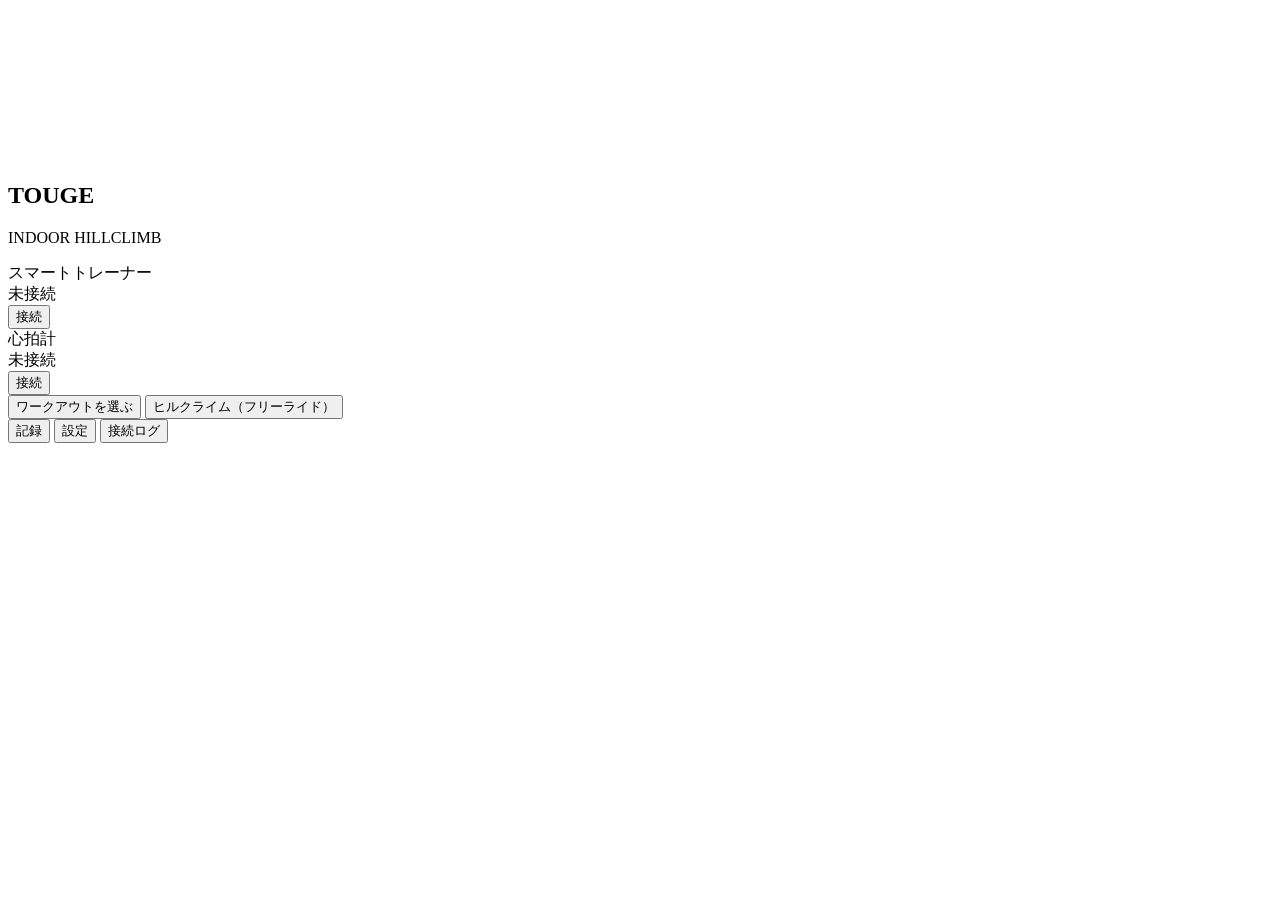
<file: src/index.html>
<!DOCTYPE html>
<html lang="ja">
<head>
<meta charset="utf-8">
<meta name="viewport" content="width=device-width, initial-scale=1, viewport-fit=cover">
<meta name="theme-color" content="#12202A">
<meta name="apple-mobile-web-app-capable" content="yes">
<title>TOUGE</title>
<link rel="preconnect" href="https://fonts.googleapis.com">
<link rel="preconnect" href="https://fonts.gstatic.com" crossorigin>
<link href="https://fonts.googleapis.com/css2?family=Saira+Condensed:wght@500;700;800&family=Zen+Kaku+Gothic+New:wght@500;700;900&display=swap" rel="stylesheet">
<style>/*__CSS__*/</style>
</head>
<body>
<div id="app">

  <!-- ホーム -->
  <section class="view" id="v-home">
    <div class="scroll">
      <header class="hero">
        <canvas id="home-scene"></canvas>
        <div class="brand">
          <h1 class="logo">TOUGE</h1>
          <p class="tag">INDOOR HILLCLIMB</p>
        </div>
        <div class="hero-note" id="home-note"></div>
      </header>
      <div class="col">
        <div class="devices">
          <div class="dev" id="dev-trainer">
            <span class="dot" aria-hidden="true"></span>
            <div class="dev-body"><div class="dev-name">スマートトレーナー</div><div class="dev-status" data-status>未接続</div></div>
            <button class="btn small" data-act="connect-trainer">接続</button>
          </div>
          <div class="dev" id="dev-hr">
            <span class="dot" aria-hidden="true"></span>
            <div class="dev-body"><div class="dev-name">心拍計</div><div class="dev-status" data-status>未接続</div></div>
            <button class="btn small" data-act="connect-hr">接続</button>
          </div>
        </div>
        <div class="live-strip" id="home-live" hidden>
          <div><b data-live="power">0</b><small>W</small></div>
          <div><b data-live="cadence">0</b><small>rpm</small></div>
          <div><b data-live="hr">--</b><small>bpm</small></div>
        </div>
        <button class="btn primary block" data-go="workouts">ワークアウトを選ぶ</button>
        <button class="btn outline block" data-act="free-ride">ヒルクライム（フリーライド）</button>
        <nav class="sublinks">
          <button data-go="history">記録</button>
          <button data-go="settings">設定</button>
          <button data-go="log">接続ログ</button>
        </nav>
        <p class="note" id="bt-note"></p>
      </div>
    </div>
  </section>

  <!-- ワークアウト一覧 -->
  <section class="view" id="v-workouts" hidden>
    <header class="bar"><button class="back" data-back aria-label="戻る">‹</button><h1>ワークアウト</h1><span></span></header>
    <div class="scroll"><div class="col wide">
      <ul class="menu" id="wk-list"></ul>
      <div class="row-btns pad-y">
        <button class="btn outline" data-act="new-workout">新しく作る</button>
        <label class="btn outline file-btn">ZWOを読み込む<input type="file" accept=".zwo,.xml,text/xml,application/xml" id="zwo-input"></label>
      </div>
    </div></div>
  </section>

  <!-- ワークアウト詳細 -->
  <section class="view" id="v-wdetail" hidden>
    <header class="bar"><button class="back" data-back aria-label="戻る">‹</button><h1 id="wd-title"></h1><span></span></header>
    <div class="scroll"><div class="col wide pad-y">
      <p class="desc" id="wd-desc"></p>
      <canvas class="profile" id="wd-profile"></canvas>
      <dl class="facts" id="wd-facts"></dl>
      <ol class="steps" id="wd-steps"></ol>
      <button class="btn primary block" data-act="ride-workout">このワークアウトで走る</button>
      <div class="row-btns">
        <button class="btn outline" data-act="edit-workout" id="wd-edit">編集</button>
        <button class="btn outline" data-act="copy-workout">複製して編集</button>
        <button class="btn ghost danger" data-act="delete-workout" id="wd-del">削除</button>
      </div>
    </div></div>
  </section>

  <!-- エディタ -->
  <section class="view" id="v-editor" hidden>
    <header class="bar"><button class="back" data-back aria-label="戻る">‹</button><h1>ワークアウトを編集</h1><button class="bar-act" data-act="save-workout">保存</button></header>
    <div class="scroll"><div class="col wide pad-y">
      <label class="field"><span>名前</span><input type="text" id="ed-name" maxlength="40"></label>
      <canvas class="profile" id="ed-profile"></canvas>
      <p class="ed-sum" id="ed-sum"></p>
      <ul class="blocks" id="ed-blocks"></ul>
      <div class="add-row">
        <button class="chip" data-add="steady">＋一定</button>
        <button class="chip" data-add="ramp">＋ランプ</button>
        <button class="chip" data-add="intervals">＋インターバル</button>
        <button class="chip" data-add="free">＋自由走</button>
      </div>
      <label class="field"><span>メモ</span><textarea id="ed-desc" rows="2" maxlength="300"></textarea></label>
    </div></div>
  </section>

  <!-- 走行 -->
  <section class="view ride" id="v-ride" hidden>
    <div class="stage">
      <canvas id="ride-scene"></canvas>
      <div class="course-card">
        <div class="cc-top"><span class="cc-stage" id="r-stage">麓の町</span><b id="r-remain"></b></div>
        <canvas id="r-course"></canvas>
        <div class="cc-bot"><span id="r-elev">標高 +0 m</span><span id="r-grade">勾配 0.0%</span></div>
      </div>
      <div class="clock-box"><div class="clock" id="r-clock">0:00</div><button class="fs-btn" data-ract="fullscreen" title="全画面（F）">全画面</button></div>
      <div class="start-hint" id="r-start">ペダルを回すとスタート</div>
      <div class="pause-badge" id="r-paused" hidden>一時停止中</div>
    </div>
    <div class="hud">
      <div class="m power" id="m-power"><label>パワー</label><b data-r="power">0</b><small>W</small><em id="r-target"></em></div>
      <div class="m m-hr"><label>心拍</label><b data-r="hr">--</b><small>bpm</small></div>
      <div class="m m-cad"><label>ケイデンス</label><b data-r="cadence">0</b><small>rpm</small></div>
      <div class="m m-spd"><label>速度</label><b data-r="speed">0.0</b><small>km/h</small></div>
      <div class="m m-dist"><label>距離</label><b data-r="dist">0.00</b><small>km</small></div>
      <div class="stepinfo" id="r-step"></div>
      <canvas class="strip" id="r-strip"></canvas>
      <div class="food" id="r-food">
        <div class="food-now"><span class="food-e" id="r-food-e">🔥</span><div><b id="r-food-t">まだこれから</b><span id="r-kcal">0 kcal</span></div></div>
        <div class="food-bar"><i id="r-foodbar"></i></div>
      </div>
      <div class="controls" id="r-controls"></div>
      <div class="simbar" id="r-sim" hidden></div>
    </div>
  </section>

  <!-- 完走証 -->
  <section class="view" id="v-summary" hidden>
    <header class="bar"><button class="back" data-back aria-label="戻る">‹</button><h1>リザルト</h1><span></span></header>
    <div class="scroll"><div class="col pad-y" id="sum-body"></div></div>
  </section>

  <!-- 記録 -->
  <section class="view" id="v-history" hidden>
    <header class="bar"><button class="back" data-back aria-label="戻る">‹</button><h1>記録</h1><span></span></header>
    <div class="scroll"><div class="col wide"><ul class="menu" id="hist-list"></ul></div></div>
  </section>

  <!-- 設定 -->
  <section class="view" id="v-settings" hidden>
    <header class="bar"><button class="back" data-back aria-label="戻る">‹</button><h1>設定</h1><span></span></header>
    <div class="scroll"><div class="col pad-y">
      <div class="form">
        <label class="field"><span>FTP</span><input type="number" inputmode="numeric" id="s-ftp" min="50" max="600"><i>W</i></label>
        <label class="field"><span>体重</span><input type="number" inputmode="decimal" id="s-weight" min="20" max="200" step="0.1"><i>kg</i></label>
        <label class="field"><span>自転車の重さ</span><input type="number" inputmode="decimal" id="s-bike" min="3" max="30" step="0.1"><i>kg</i></label>
        <label class="field"><span>最大心拍</span><input type="number" inputmode="numeric" id="s-maxhr" min="100" max="230"><i>bpm</i></label>
        <label class="field"><span>ゼッケン番号</span><input type="number" inputmode="numeric" id="s-bib" min="1" max="9999"><i></i></label>
        <label class="switch"><span>止まったら自動で一時停止</span><input type="checkbox" id="s-autopause"></label>
        <label class="switch"><span>ステップの切り替わりで音を鳴らす</span><input type="checkbox" id="s-sound"></label>
        <label class="switch"><span>走行中は画面を消さない</span><input type="checkbox" id="s-wake"></label>
        <label class="switch"><span>シミュレーターで試す（機材なし）</span><input type="checkbox" id="s-sim"></label>
      </div>
      <p class="note">消費カロリーは仕事量（kJ）から出した目安です。食べ物の換算は一般的なカロリーの目安で計算しています。</p>
      <h2 class="h2">パソコンで使うとき</h2>
      <p class="note">WindowsではChromeかEdgeでこのページを開けば、Bluetoothでトレーナーと心拍計につながります。キー操作：スペース＝一時停止、←→＝強度・勾配の調整、S＝ステップをスキップ、E＝ERGのオン/オフ、M＝フリーライドのモード切替、F＝全画面。</p>
      <h2 class="h2">記録のバックアップ</h2>
      <p class="note">記録はこのブラウザの中だけに保存されます。iPhoneとパソコンで記録を移したいときや、念のための保存に使ってください。</p>
      <div class="row-btns">
        <button class="btn outline" data-act="backup">すべて書き出す</button>
        <label class="btn outline file-btn">読み込む<input type="file" accept=".json,application/json" id="restore-input"></label>
      </div>
    </div></div>
  </section>

  <!-- ログ -->
  <section class="view" id="v-log" hidden>
    <header class="bar"><button class="back" data-back aria-label="戻る">‹</button><h1>接続ログ</h1><button class="bar-act" data-act="copy-log">コピー</button></header>
    <div class="scroll"><div class="col pad-y"><p class="note">うまくつながらないときは、このログをコピーして送ってください。</p><pre id="log-pre"></pre></div></div>
  </section>

  <div class="toast" id="toast" role="status" aria-live="polite"></div>
  <div class="modal" id="modal" hidden><div class="modal-box" role="dialog" aria-modal="true"><h3 id="modal-title"></h3><div id="modal-body"></div><div class="modal-btns" id="modal-btns"></div></div></div>
  <video id="nosleep" playsinline muted loop hidden></video>
</div>
<script>/*__JS__*/</script>
</body>
</html>
</file>
